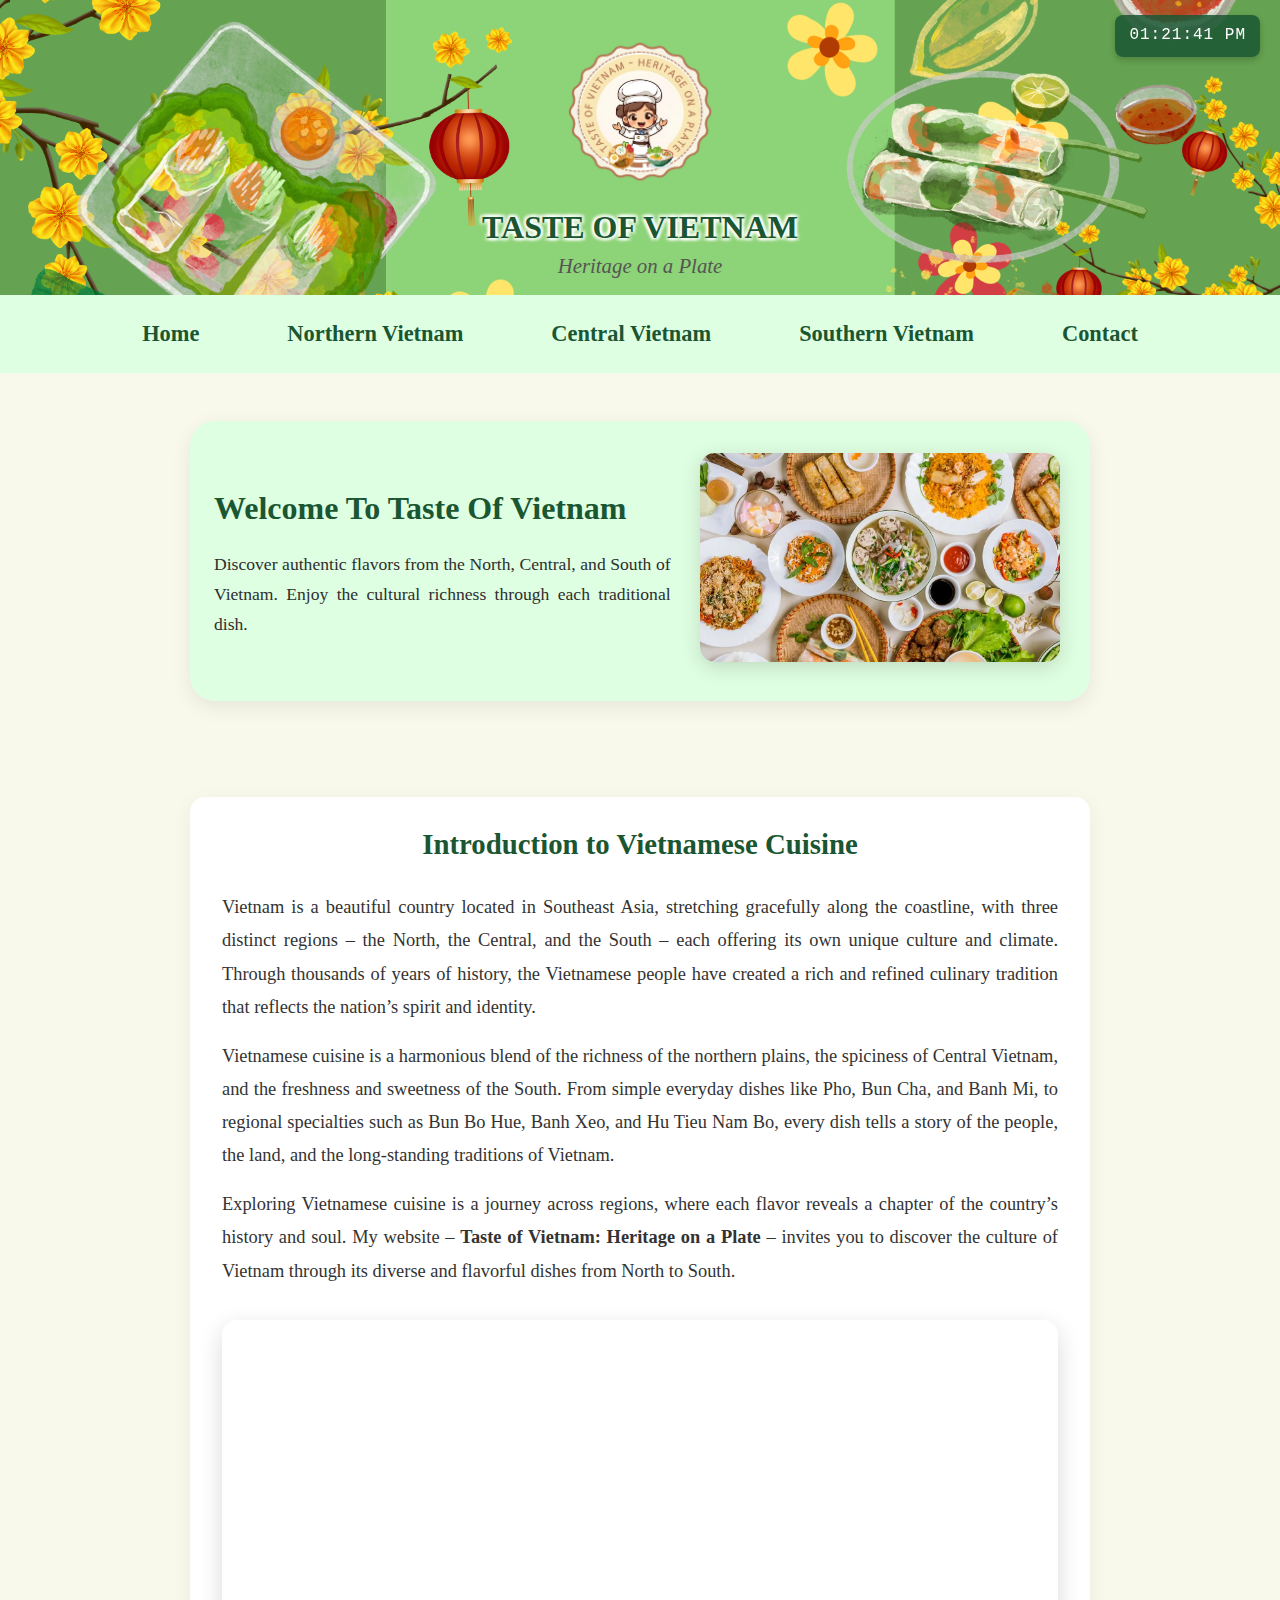
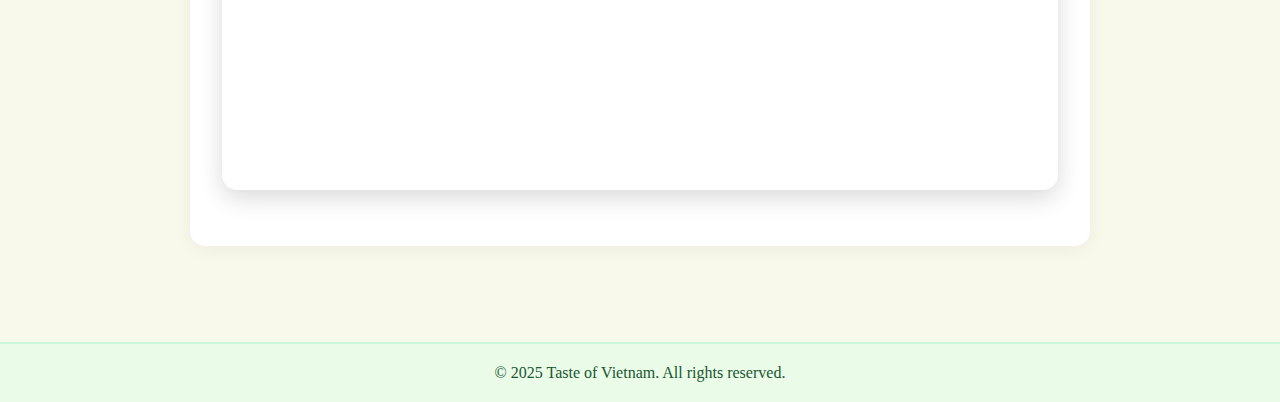
<file: index.html>
<!DOCTYPE html>
<html lang="en">
<head>
  <meta charset="UTF-8" />
  <meta name="viewport" content="width=device-width, initial-scale=1.0">
  <title>Taste of Vietnam – Heritage on a Plate</title>
  <link rel="stylesheet" href="css/style.css">
  

</head>

<body>
  <!-- ===== HEADER ===== -->
  <header class="item1">
    <img class="logo" src="img/Logo1.png" alt="Taste of Vietnam Logo" />
    <h1>TASTE OF VIETNAM</h1>
    <p class="subtitle">Heritage on a Plate</p>
    <div id="clock"></div>

  </header>

  <!-- ===== MENU ===== -->
  <nav class="item2">
    <a href="index.html">Home</a>
    <a href="north.html">Northern Vietnam</a>
    <a href="central.html">Central Vietnam</a>
    <a href="south.html">Southern Vietnam</a>
    <a href="contact.html">Contact</a>

  </nav>

  <script src="js/clock.js"></script>

  <!-- ===== MAIN CONTENT ===== -->
  <main class="item3">
    <section class="hero-green">
      <div class="hero-content">
        <div class="text-box">
          <h1>Welcome To Taste Of Vietnam</h1>
          <p>Discover authentic flavors from the North, Central, and South of Vietnam. 
             Enjoy the cultural richness through each traditional dish.</p>
        </div>
        <div class="image-box">
          <img src="img/Hero1.png" alt="Vietnamese Cuisine" />
        </div>
      </div>
    </section>

    <section class="content-section">
      <h3>Introduction to Vietnamese Cuisine</h3>

      <p>Vietnam is a beautiful country located in Southeast Asia, stretching gracefully along the coastline,
      with three distinct regions – the North, the Central, and the South – each offering its own unique
      culture and climate. Through thousands of years of history, the Vietnamese people have created a rich
      and refined culinary tradition that reflects the nation’s spirit and identity.</p>

      <p>Vietnamese cuisine is a harmonious blend of the richness of the northern plains, the spiciness of
      Central Vietnam, and the freshness and sweetness of the South. From simple everyday dishes like Pho,
      Bun Cha, and Banh Mi, to regional specialties such as Bun Bo Hue, Banh Xeo, and Hu Tieu Nam Bo,
      every dish tells a story of the people, the land, and the long-standing traditions of Vietnam.</p>

      <p>Exploring Vietnamese cuisine is a journey across regions, where each flavor reveals a chapter of the
      country’s history and soul. My website – <strong>Taste of Vietnam: Heritage on a Plate</strong> –
      invites you to discover the culture of Vietnam through its diverse and flavorful dishes from North to South.</p>

      <div class="video-container">
        <iframe src="https://www.youtube.com/embed/obRDCiSwjCs" title="Taste of Vietnam" allowfullscreen></iframe>
      </div>
    </section>
  </main>

  <!-- ===== FOOTER ===== -->
  <footer class="item5">
    &copy; 2025 Taste of Vietnam. All rights reserved.
  </footer>
</body>
</html>
</file>
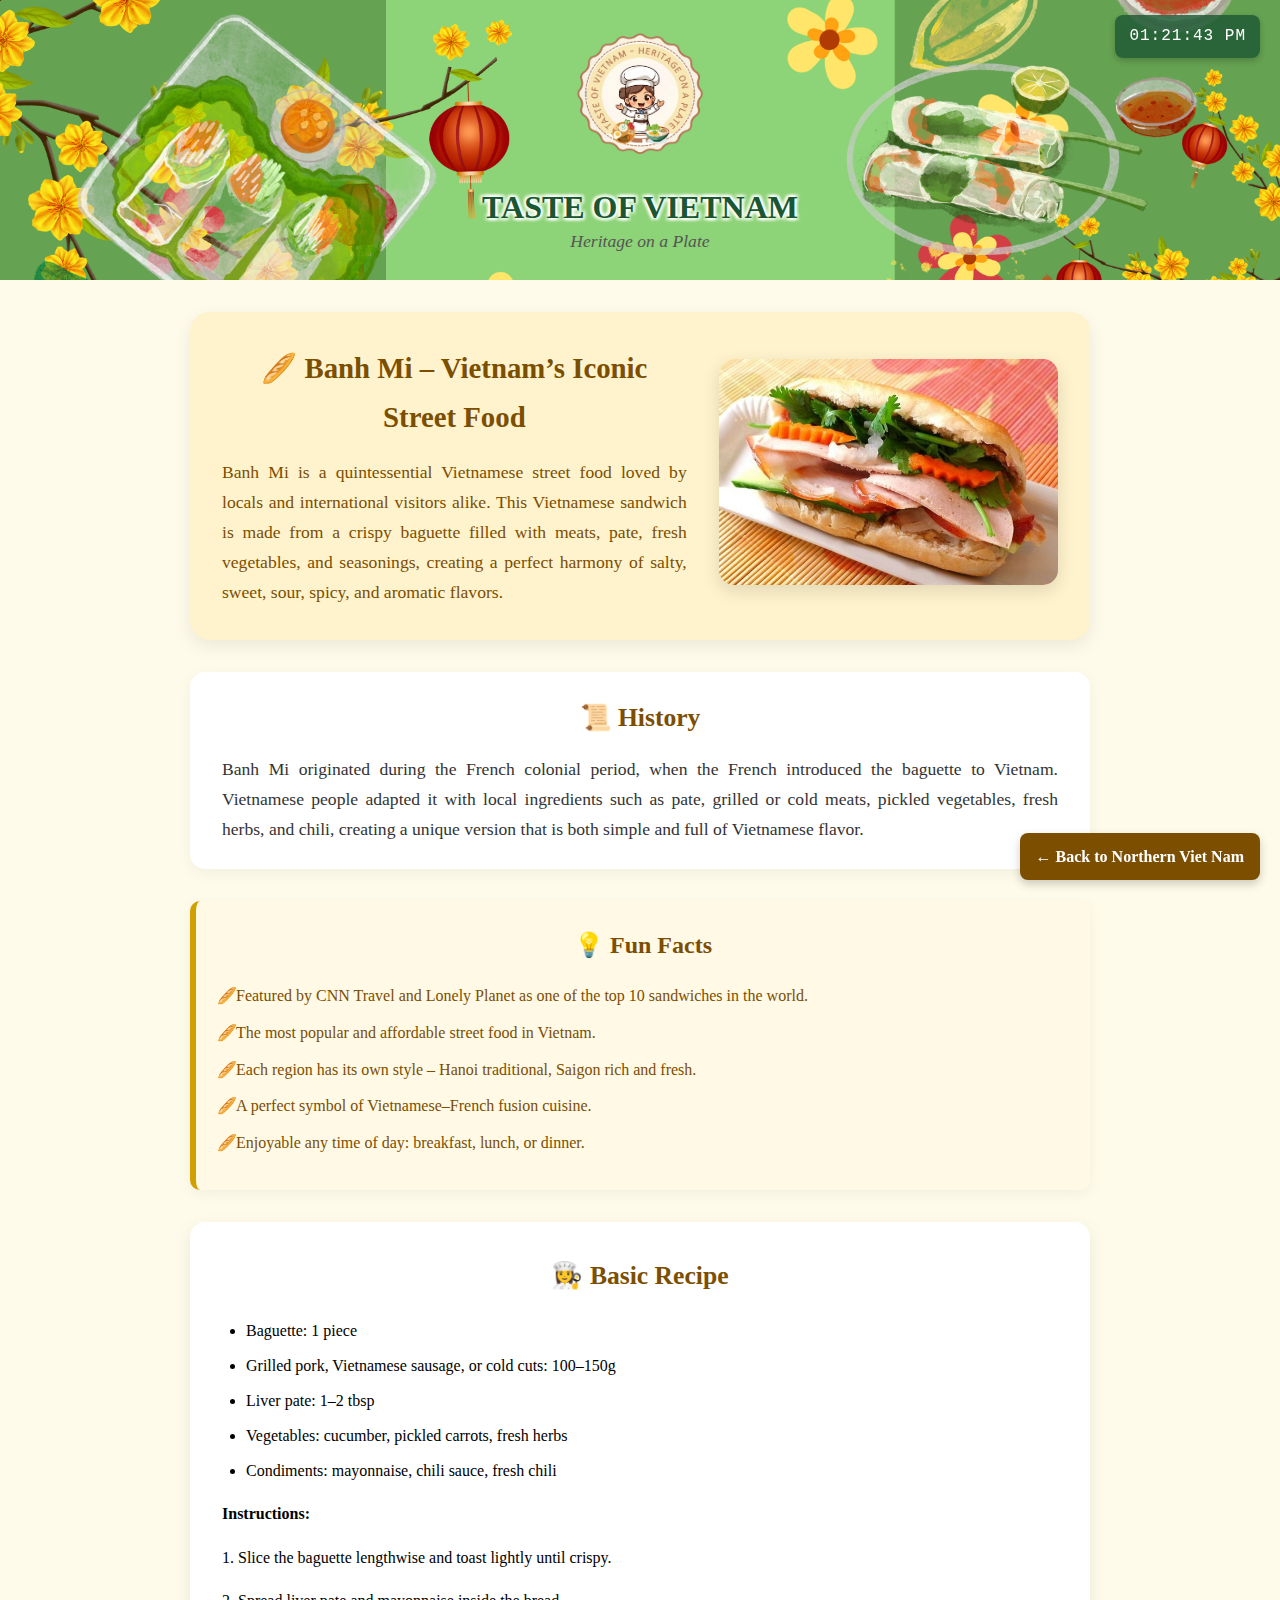
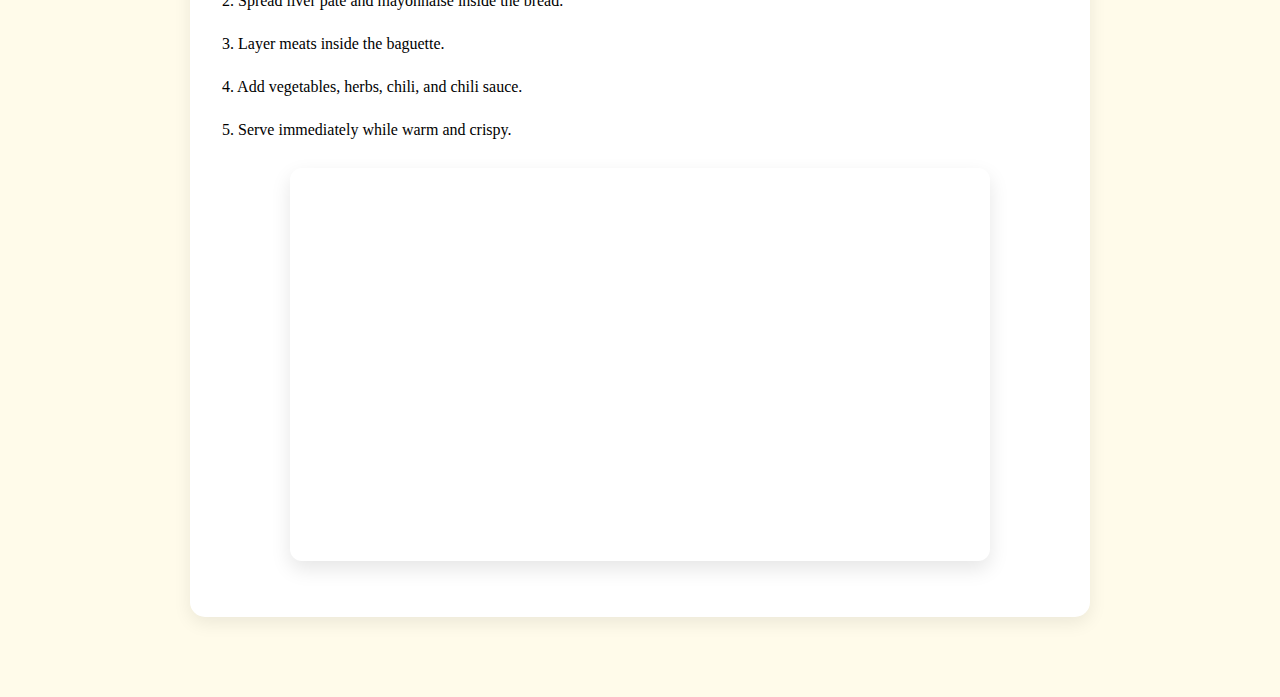
<file: banhmi.html>
<!DOCTYPE html>
<html lang="en">
<head>
  <meta charset="UTF-8" />
  <meta name="viewport" content="width=device-width, initial-scale=1.0" />
  <title>Banh Mi – Vietnam’s Iconic Street Food</title>
  <link rel="stylesheet" href="css/banhmi.css">

</head>

<body>
  <header>
    <img src="img/Logo1.png" alt="Taste of Vietnam Logo" />
    <h1>TASTE OF VIETNAM</h1>
    <p>Heritage on a Plate</p>
    <div id="clock"></div>
  </header>
<script src="js/clock.js"></script>
  <main>
    <!-- GIỚI THIỆU -->
    <section class="intro-box">
      <div class="intro-text">
        <h2>🥖 Banh Mi – Vietnam’s Iconic Street Food</h2>
        <p>
          Banh Mi is a quintessential Vietnamese street food loved by locals and international visitors alike.
          This Vietnamese sandwich is made from a crispy baguette filled with meats, pate, fresh vegetables, and seasonings,
          creating a perfect harmony of salty, sweet, sour, spicy, and aromatic flavors.
        </p>
      </div>
      <div class="intro-img">
        <img src="img/Banhmi.png" alt="Banh Mi Sandwich" />
      </div>
    </section>

    <!-- LỊCH SỬ -->
    <section class="history">
      <h3>📜 History</h3>
      <p>
        Banh Mi originated during the French colonial period, when the French introduced the baguette to Vietnam.
        Vietnamese people adapted it with local ingredients such as pate, grilled or cold meats, pickled vegetables,
        fresh herbs, and chili, creating a unique version that is both simple and full of Vietnamese flavor.
      </p>
    </section>

    <!-- FUN FACTS -->
    <section class="fun-facts">
      <h3>💡 Fun Facts</h3>
      <ul>
        <li>Featured by CNN Travel and Lonely Planet as one of the top 10 sandwiches in the world.</li>
        <li>The most popular and affordable street food in Vietnam.</li>
        <li>Each region has its own style – Hanoi traditional, Saigon rich and fresh.</li>
        <li>A perfect symbol of Vietnamese–French fusion cuisine.</li>
        <li>Enjoyable any time of day: breakfast, lunch, or dinner.</li>
      </ul>
    </section>

    <!-- CÔNG THỨC -->
    <section class="recipe">
      <h3>👩‍🍳 Basic Recipe</h3>
      <ul>
        <li>Baguette: 1 piece</li>
        <li>Grilled pork, Vietnamese sausage, or cold cuts: 100–150g</li>
        <li>Liver pate: 1–2 tbsp</li>
        <li>Vegetables: cucumber, pickled carrots, fresh herbs</li>
        <li>Condiments: mayonnaise, chili sauce, fresh chili</li>
      </ul>
      <p><strong>Instructions:</strong></p>
      <p>1. Slice the baguette lengthwise and toast lightly until crispy.</p>
      <p>2. Spread liver pate and mayonnaise inside the bread.</p>
      <p>3. Layer meats inside the baguette.</p>
      <p>4. Add vegetables, herbs, chili, and chili sauce.</p>
      <p>5. Serve immediately while warm and crispy.</p>

      <div class="video-container">
        <iframe src="https://www.youtube.com/embed/C32pyQuc20Y" title="How to Make Banh Mi" allowfullscreen></iframe>
      </div>
    </section>
  </main>

  <a href="north.html" class="back-btn">← Back to Northern Viet Nam</a>
</body>
</html>
</file>
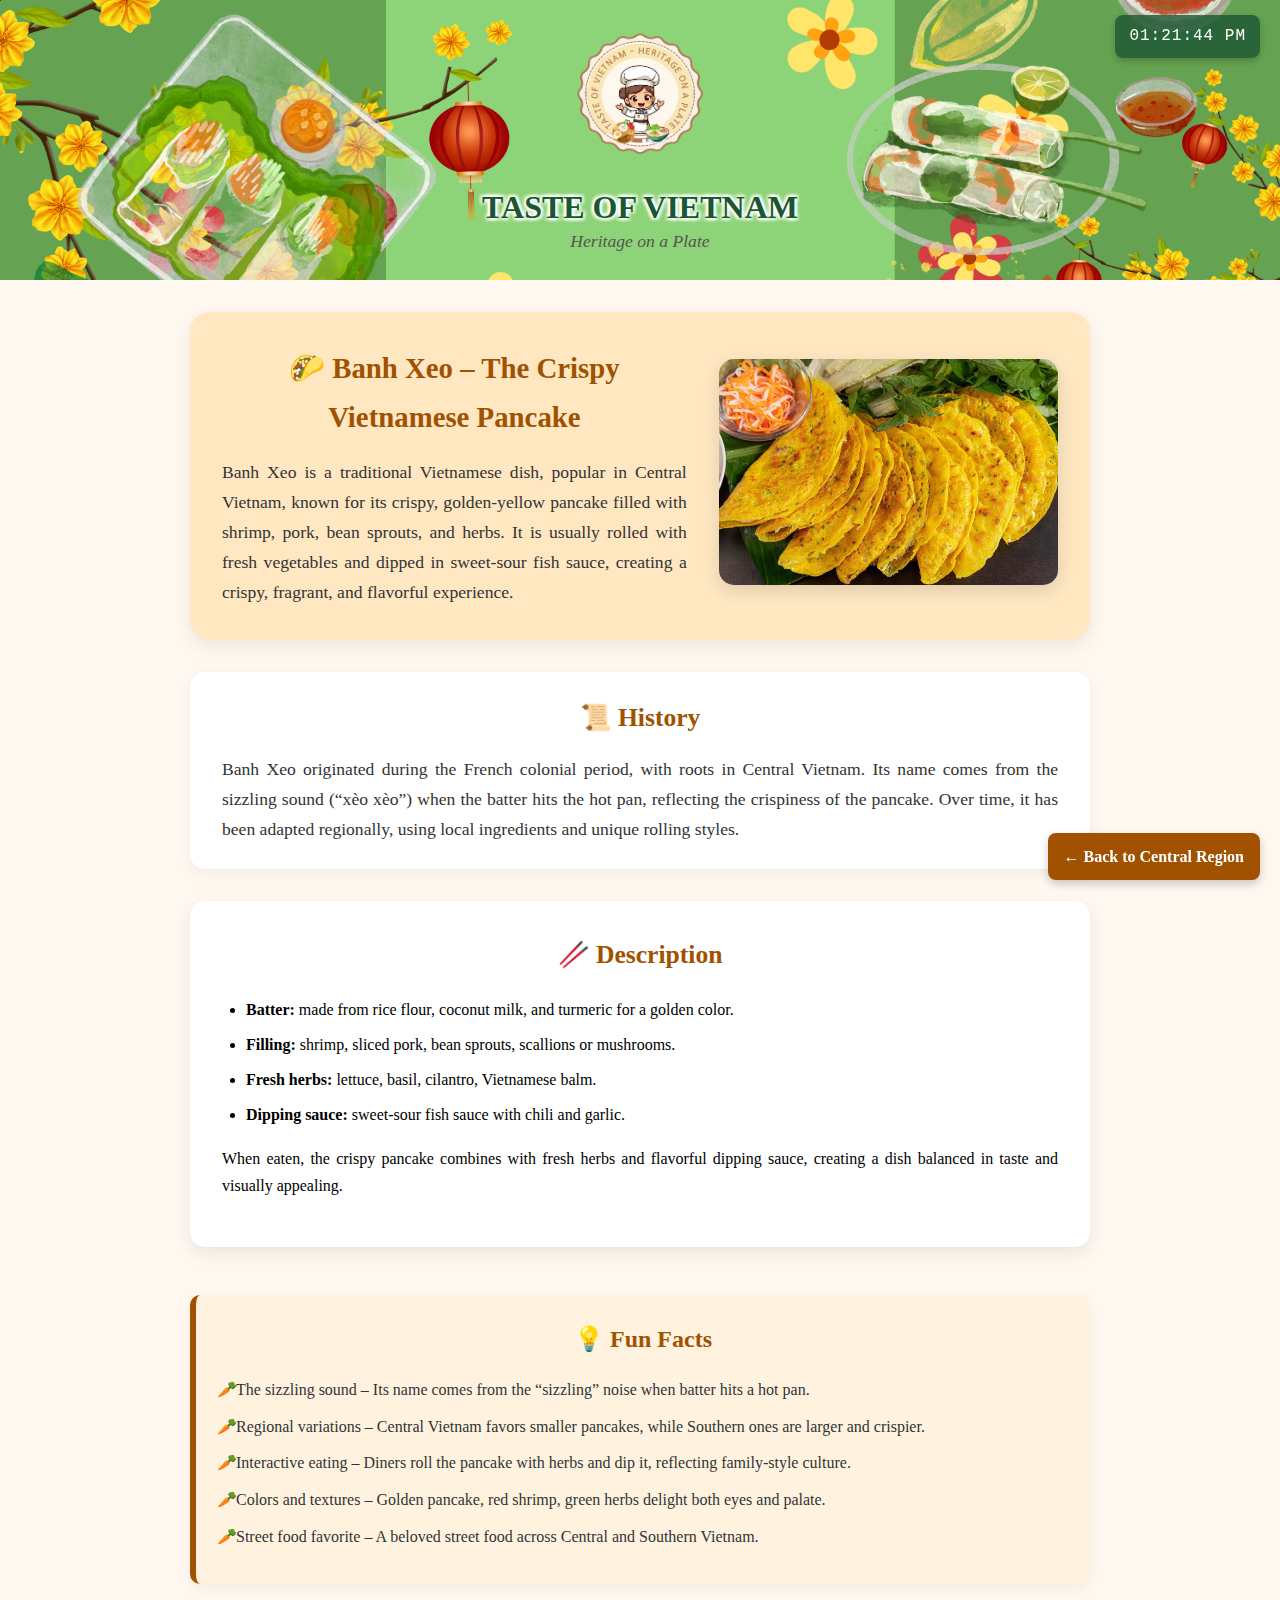
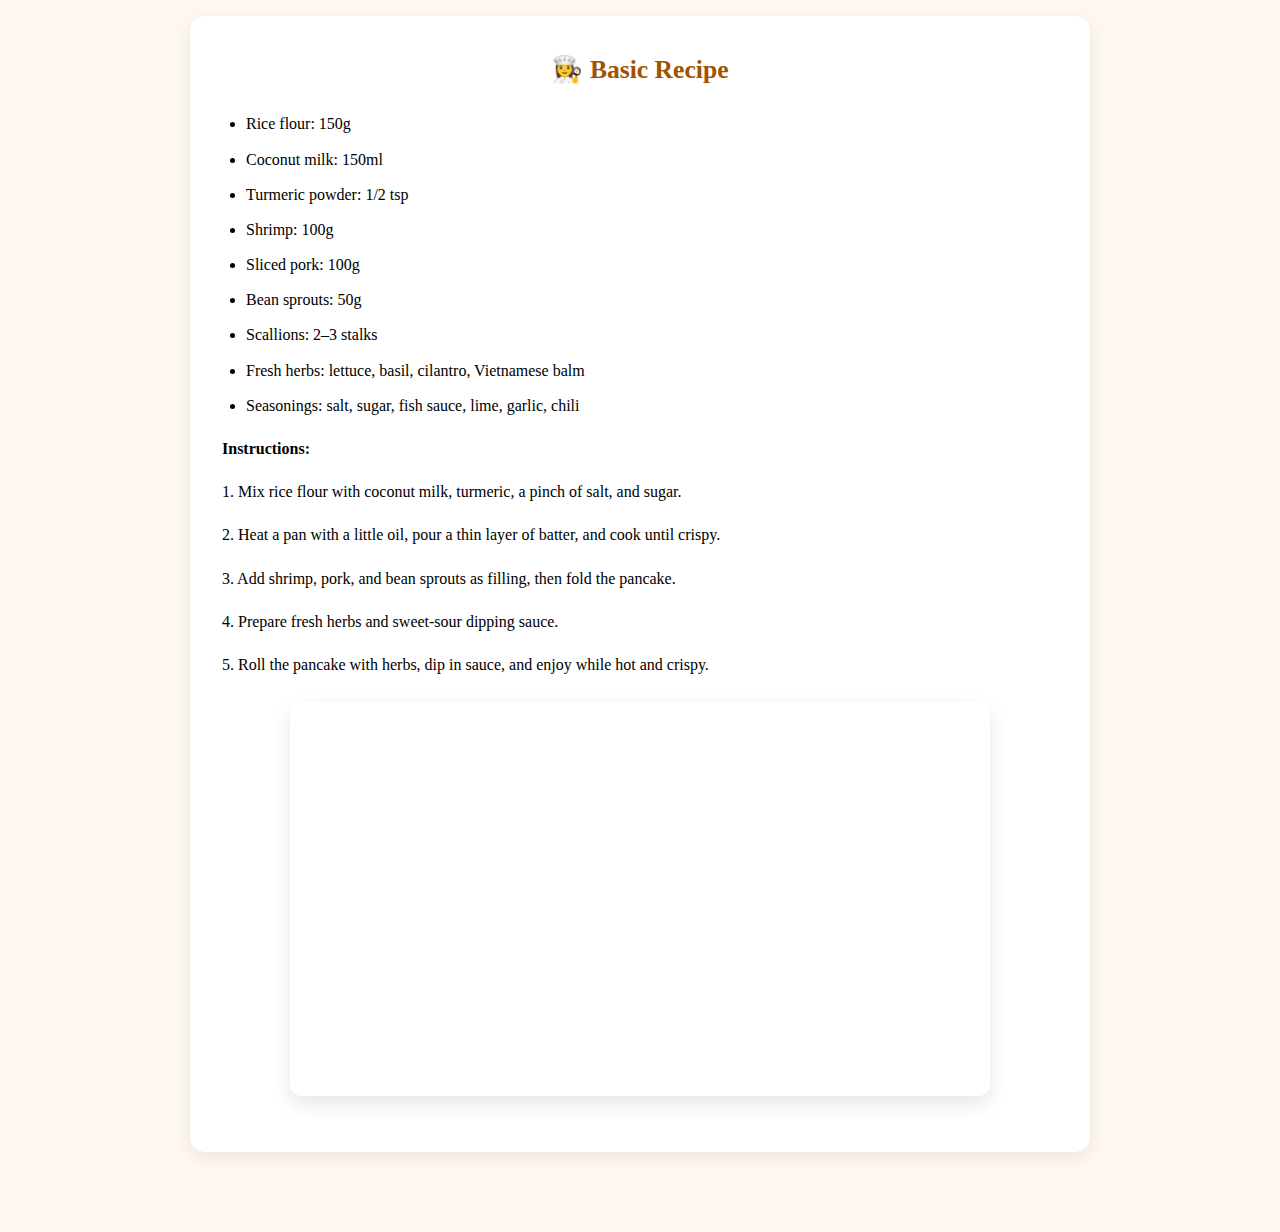
<file: banhxeo.html>
<!DOCTYPE html>
<html lang="en">
<head>
  <meta charset="UTF-8" />
  <meta name="viewport" content="width=device-width, initial-scale=1.0" />
  <title>Banh Xeo – The Crispy Vietnamese Pancake</title>
  <link rel="stylesheet" href="css/banhxeo.css">

</head>

<body>
  <header>
    <img src="img/Logo1.png" alt="Taste of Vietnam Logo" />
    <h1>TASTE OF VIETNAM</h1>
    <p>Heritage on a Plate</p>
    <div id="clock"></div>
  </header>
<script src="js/clock.js"></script>
  <main>
    <!-- INTRO -->
    <section class="intro-box">
      <div class="intro-text">
        <h2>🌮 Banh Xeo – The Crispy Vietnamese Pancake</h2>
        <p>
          Banh Xeo is a traditional Vietnamese dish, popular in Central Vietnam, known for its crispy, 
          golden-yellow pancake filled with shrimp, pork, bean sprouts, and herbs. It is usually rolled 
          with fresh vegetables and dipped in sweet-sour fish sauce, creating a crispy, fragrant, and flavorful experience.
        </p>
      </div>
      <div class="intro-img">
        <img src="img/BanhXeo.png" alt="Banh Xeo Pancake" />
      </div>
    </section>

    <!-- HISTORY -->
    <section class="history">
      <h3>📜 History</h3>
      <p>
        Banh Xeo originated during the French colonial period, with roots in Central Vietnam. Its name comes from 
        the sizzling sound (“xèo xèo”) when the batter hits the hot pan, reflecting the crispiness of the pancake. 
        Over time, it has been adapted regionally, using local ingredients and unique rolling styles.
      </p>
    </section>

    <!-- DESCRIPTION -->
    <section class="recipe">
      <h3>🥢 Description</h3>
      <ul>
        <li><b>Batter:</b> made from rice flour, coconut milk, and turmeric for a golden color.</li>
        <li><b>Filling:</b> shrimp, sliced pork, bean sprouts, scallions or mushrooms.</li>
        <li><b>Fresh herbs:</b> lettuce, basil, cilantro, Vietnamese balm.</li>
        <li><b>Dipping sauce:</b> sweet-sour fish sauce with chili and garlic.</li>
      </ul>
      <p>When eaten, the crispy pancake combines with fresh herbs and flavorful dipping sauce, 
        creating a dish balanced in taste and visually appealing.</p>
    </section>

    <!-- FUN FACTS -->
    <section class="fun-facts">
      <h3>💡 Fun Facts</h3>
      <ul>
        <li>The sizzling sound – Its name comes from the “sizzling” noise when batter hits a hot pan.</li>
        <li>Regional variations – Central Vietnam favors smaller pancakes, while Southern ones are larger and crispier.</li>
        <li>Interactive eating – Diners roll the pancake with herbs and dip it, reflecting family-style culture.</li>
        <li>Colors and textures – Golden pancake, red shrimp, green herbs delight both eyes and palate.</li>
        <li>Street food favorite – A beloved street food across Central and Southern Vietnam.</li>
      </ul>
    </section>

    <!-- RECIPE -->
    <section class="recipe">
      <h3>👩‍🍳 Basic Recipe</h3>
      <ul>
        <li>Rice flour: 150g</li>
        <li>Coconut milk: 150ml</li>
        <li>Turmeric powder: 1/2 tsp</li>
        <li>Shrimp: 100g</li>
        <li>Sliced pork: 100g</li>
        <li>Bean sprouts: 50g</li>
        <li>Scallions: 2–3 stalks</li>
        <li>Fresh herbs: lettuce, basil, cilantro, Vietnamese balm</li>
        <li>Seasonings: salt, sugar, fish sauce, lime, garlic, chili</li>
      </ul>

      <p><strong>Instructions:</strong></p>
      <p>1. Mix rice flour with coconut milk, turmeric, a pinch of salt, and sugar.</p>
      <p>2. Heat a pan with a little oil, pour a thin layer of batter, and cook until crispy.</p>
      <p>3. Add shrimp, pork, and bean sprouts as filling, then fold the pancake.</p>
      <p>4. Prepare fresh herbs and sweet-sour dipping sauce.</p>
      <p>5. Roll the pancake with herbs, dip in sauce, and enjoy while hot and crispy.</p>

      <div class="video-container">
        <iframe src="https://www.youtube.com/embed/V8dhQQYvWR0" title="How to Make Banh Xeo" allowfullscreen></iframe>
      </div>
    </section>
  </main>

  <a href="central.html" class="back-btn">← Back to Central Region</a>
</body>
</html>
</file>
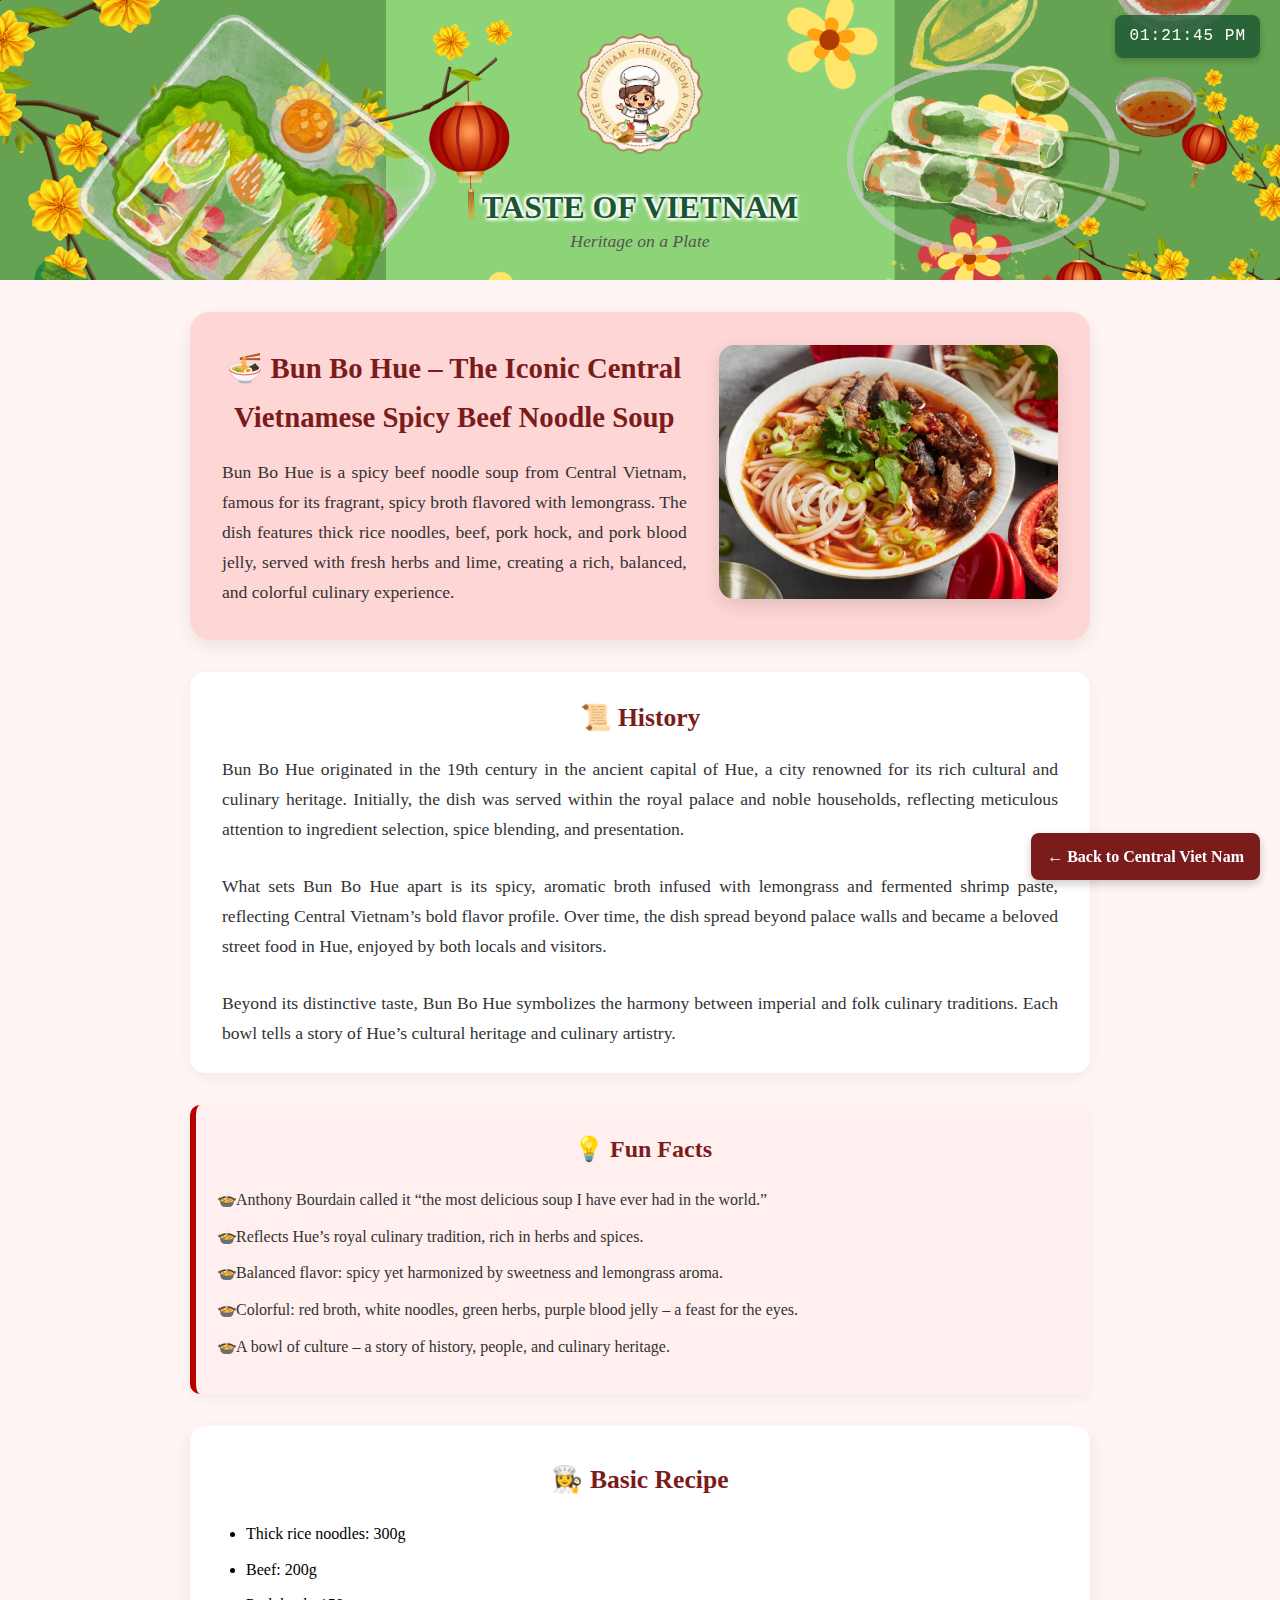
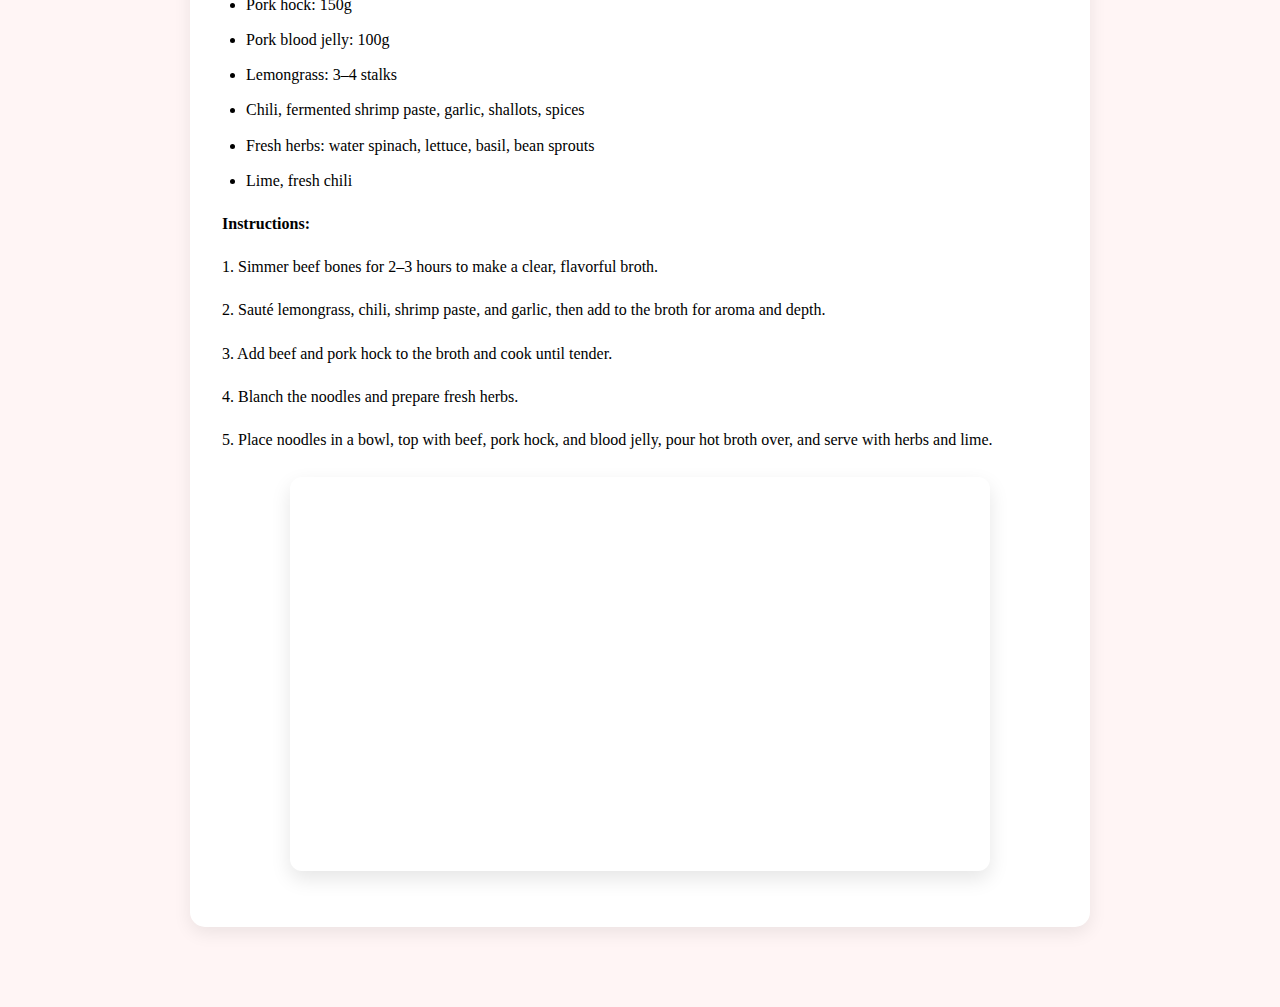
<file: bunbohue.html>
<!DOCTYPE html>
<html lang="en">
<head>
  <meta charset="UTF-8" />
  <meta name="viewport" content="width=device-width, initial-scale=1.0" />
  <title>Bun Bo Hue – The Iconic Central Vietnamese Spicy Beef Noodle Soup</title>
  <link rel="stylesheet" href="css/bunbohue.css">

</head>

<body>
  <header>
    <img src="img/Logo1.png" alt="Taste of Vietnam Logo" />
    <h1>TASTE OF VIETNAM</h1>
    <p>Heritage on a Plate</p>
    <div id="clock"></div>
  </header>
<script src="js/clock.js"></script>
  <main>
    <!-- GIỚI THIỆU -->
    <section class="intro-box">
      <div class="intro-text">
        <h2>🍜 Bun Bo Hue – The Iconic Central Vietnamese Spicy Beef Noodle Soup</h2>
        <p>
          Bun Bo Hue is a spicy beef noodle soup from Central Vietnam, famous for its fragrant, spicy broth flavored with lemongrass.
          The dish features thick rice noodles, beef, pork hock, and pork blood jelly, served with fresh herbs and lime,
          creating a rich, balanced, and colorful culinary experience.
        </p>
      </div>
      <div class="intro-img">
        <img src="img/BunBoHue.png" alt="Bun Bo Hue Dish" />
      </div>
    </section>

    <!-- LỊCH SỬ -->
    <section class="history">
      <h3>📜 History</h3>
      <p>
        Bun Bo Hue originated in the 19th century in the ancient capital of Hue, a city renowned for its rich cultural and culinary heritage.
        Initially, the dish was served within the royal palace and noble households, reflecting meticulous attention to ingredient selection,
        spice blending, and presentation.
      </p>
      <br>
      <p>
        What sets Bun Bo Hue apart is its spicy, aromatic broth infused with lemongrass and fermented shrimp paste,
        reflecting Central Vietnam’s bold flavor profile. Over time, the dish spread beyond palace walls and became a beloved street food in Hue,
        enjoyed by both locals and visitors.
      </p>
      <br>
      <p>
        Beyond its distinctive taste, Bun Bo Hue symbolizes the harmony between imperial and folk culinary traditions.
        Each bowl tells a story of Hue’s cultural heritage and culinary artistry.
      </p>
    </section>

    <!-- FUN FACTS -->
    <section class="fun-facts">
      <h3>💡 Fun Facts</h3>
      <ul>
        <li>Anthony Bourdain called it “the most delicious soup I have ever had in the world.”</li>
        <li>Reflects Hue’s royal culinary tradition, rich in herbs and spices.</li>
        <li>Balanced flavor: spicy yet harmonized by sweetness and lemongrass aroma.</li>
        <li>Colorful: red broth, white noodles, green herbs, purple blood jelly – a feast for the eyes.</li>
        <li>A bowl of culture – a story of history, people, and culinary heritage.</li>
      </ul>
    </section>

    <!-- CÔNG THỨC -->
    <section class="recipe">
      <h3>👩‍🍳 Basic Recipe</h3>
      <ul>
        <li>Thick rice noodles: 300g</li>
        <li>Beef: 200g</li>
        <li>Pork hock: 150g</li>
        <li>Pork blood jelly: 100g</li>
        <li>Lemongrass: 3–4 stalks</li>
        <li>Chili, fermented shrimp paste, garlic, shallots, spices</li>
        <li>Fresh herbs: water spinach, lettuce, basil, bean sprouts</li>
        <li>Lime, fresh chili</li>
      </ul>
      <p><strong>Instructions:</strong></p>
      <p>1. Simmer beef bones for 2–3 hours to make a clear, flavorful broth.</p>
      <p>2. Sauté lemongrass, chili, shrimp paste, and garlic, then add to the broth for aroma and depth.</p>
      <p>3. Add beef and pork hock to the broth and cook until tender.</p>
      <p>4. Blanch the noodles and prepare fresh herbs.</p>
      <p>5. Place noodles in a bowl, top with beef, pork hock, and blood jelly, pour hot broth over, and serve with herbs and lime.</p>

      <div class="video-container">
        <iframe src="https://www.youtube.com/embed/wiL2WxypS2s" title="How to Make Bun Bo Hue" allowfullscreen></iframe>
      </div>
    </section>
  </main>

  <a href="central.html" class="back-btn">← Back to Central Viet Nam</a>
</body>
</html>
</file>
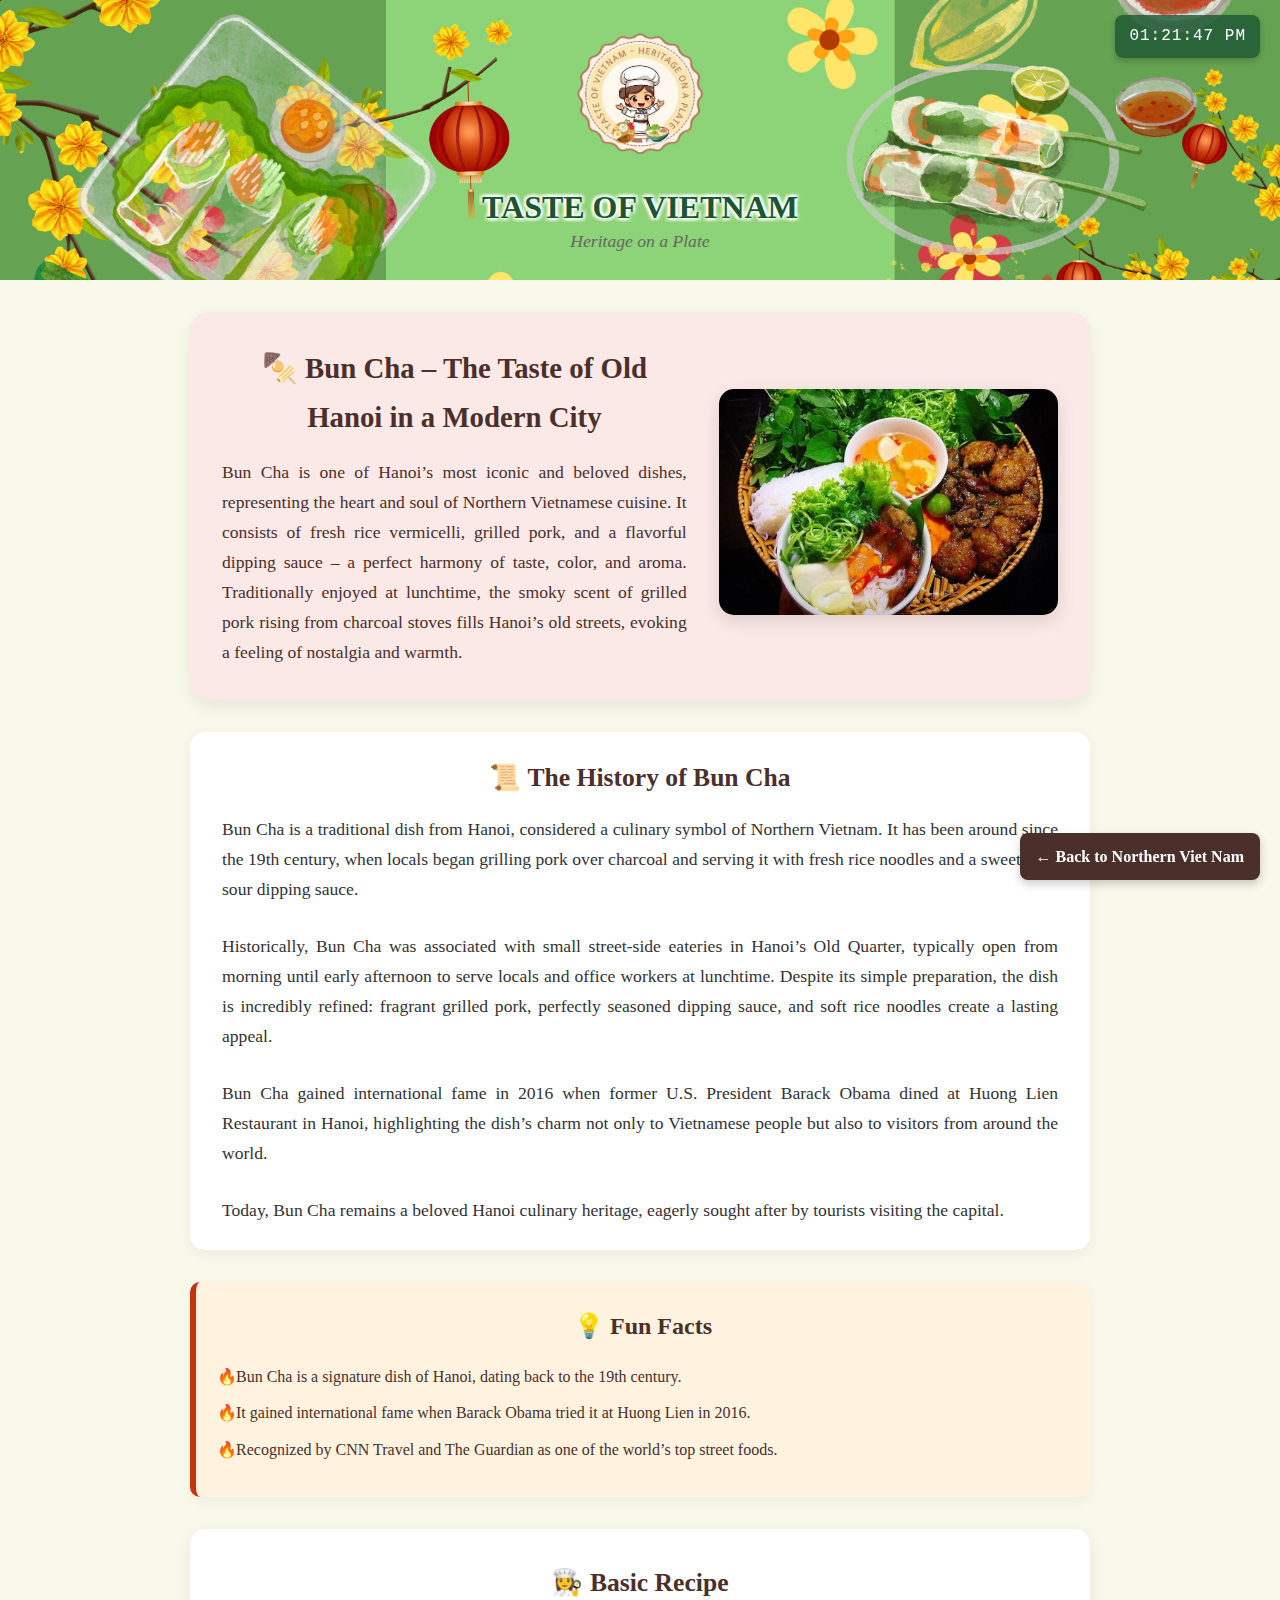
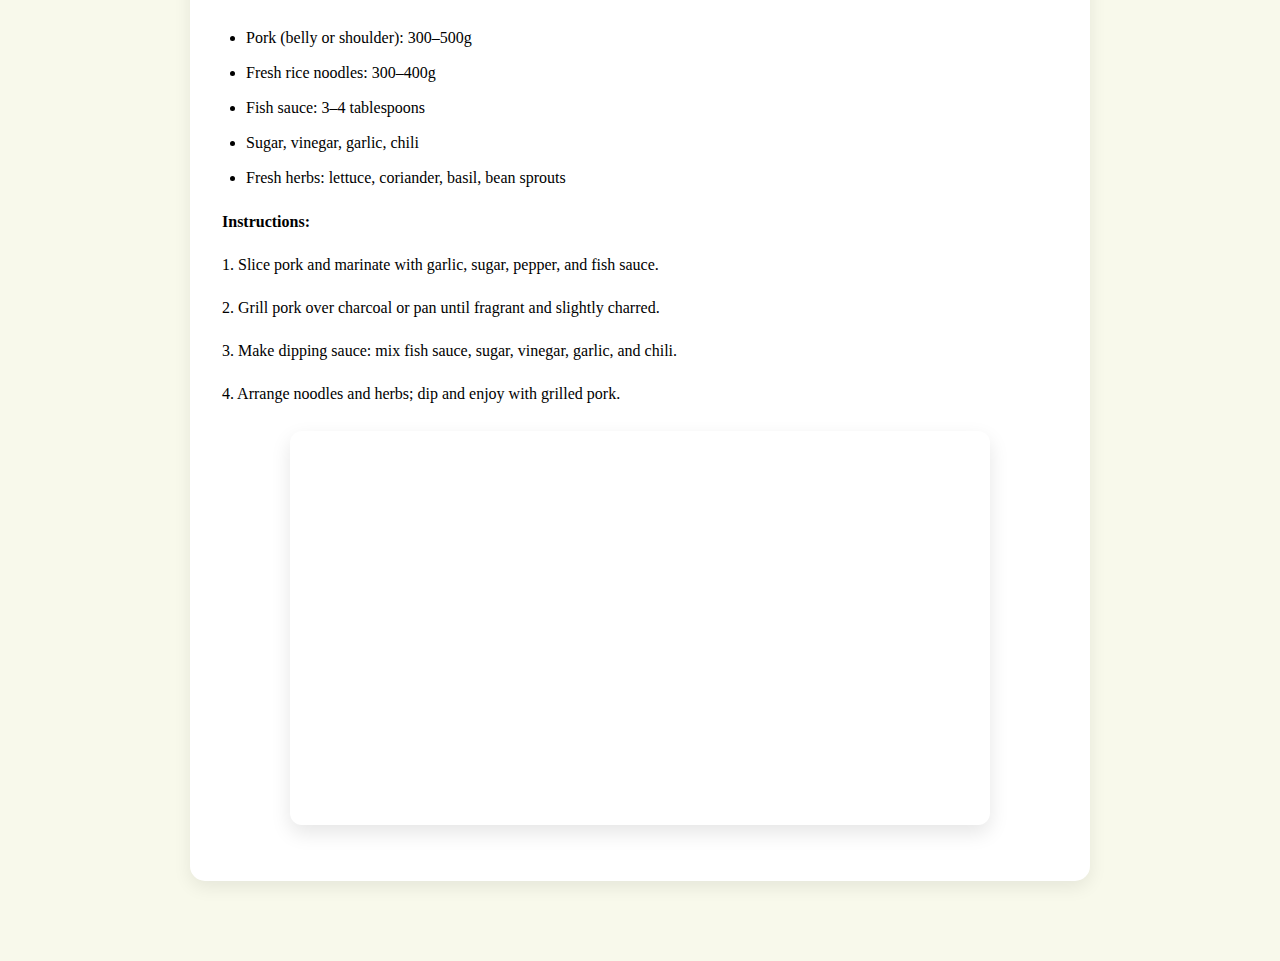
<file: buncha.html>
<!DOCTYPE html>
<html lang="en">

<head>
  <meta charset="UTF-8" />
  <meta name="viewport" content="width=device-width, initial-scale=1.0" />
  <title>Bun Cha – The Taste of Old Hanoi in a Modern City</title>
  <link rel="stylesheet" href="css/buncha.css">
</head>

<body>
  <header>
    <img src="img/Logo1.png" alt="Taste of Vietnam Logo" />
    <h1>TASTE OF VIETNAM</h1>
    <p>Heritage on a Plate</p>
    <div id="clock"></div>
  </header>
  <script src="js/clock.js"></script>
  <main>
    <!-- GIỚI THIỆU -->
    <section class="intro-box">
      <div class="intro-text">
        <h2>🍢 Bun Cha – The Taste of Old Hanoi in a Modern City</h2>
        <p>
          Bun Cha is one of Hanoi’s most iconic and beloved dishes, representing the heart and soul of Northern
          Vietnamese cuisine.
          It consists of fresh rice vermicelli, grilled pork, and a flavorful dipping sauce – a perfect harmony of
          taste, color, and aroma.
          Traditionally enjoyed at lunchtime, the smoky scent of grilled pork rising from charcoal stoves fills Hanoi’s
          old streets, evoking a feeling of nostalgia and warmth.
        </p>
      </div>
      <div class="intro-img">
        <img src="img/BunCha.png" alt="Bun Cha Dish" />
      </div>
    </section>

    <!-- LỊCH SỬ -->
    <section class="history">
      <h3>📜 The History of Bun Cha</h3>
      <p>
        Bun Cha is a traditional dish from Hanoi, considered a culinary symbol of Northern Vietnam. It has been around
        since the 19th century, when locals began grilling pork over charcoal and serving it with fresh rice noodles and
        a sweet-and-sour dipping sauce.</p>
      <br>
      <p>Historically, Bun Cha was associated with small street-side eateries in Hanoi’s Old Quarter, typically open
        from morning until early afternoon to serve locals and office workers at lunchtime. Despite its simple
        preparation, the dish is incredibly refined: fragrant grilled pork, perfectly seasoned dipping sauce, and soft
        rice noodles create a lasting appeal.</p>
      <br>
      <p>Bun Cha gained international fame in 2016 when former U.S. President Barack Obama dined at Huong Lien
        Restaurant in Hanoi, highlighting the dish’s charm not only to Vietnamese people but also to visitors from
        around the world.</p>
      <br>
      <p>
        Today, Bun Cha remains a beloved Hanoi culinary heritage, eagerly sought after by tourists visiting the capital.
      </p>
    </section>

    <!-- FUN FACTS -->
    <section class="fun-facts">
      <h3>💡 Fun Facts</h3>
      <ul>
        <li>Bun Cha is a signature dish of Hanoi, dating back to the 19th century.</li>
        <li>It gained international fame when Barack Obama tried it at Huong Lien in 2016.</li>
        <li>Recognized by CNN Travel and The Guardian as one of the world’s top street foods.</li>
      </ul>
    </section>

    <!-- CÔNG THỨC -->
    <section class="recipe">
      <h3>👩‍🍳 Basic Recipe</h3>
      <ul>
        <li>Pork (belly or shoulder): 300–500g</li>
        <li>Fresh rice noodles: 300–400g</li>
        <li>Fish sauce: 3–4 tablespoons</li>
        <li>Sugar, vinegar, garlic, chili</li>
        <li>Fresh herbs: lettuce, coriander, basil, bean sprouts</li>
      </ul>
      <p><strong>Instructions:</strong></p>
      <p>1. Slice pork and marinate with garlic, sugar, pepper, and fish sauce.</p>
      <p>2. Grill pork over charcoal or pan until fragrant and slightly charred.</p>
      <p>3. Make dipping sauce: mix fish sauce, sugar, vinegar, garlic, and chili.</p>
      <p>4. Arrange noodles and herbs; dip and enjoy with grilled pork.</p>

      <div class="video-container">
        <iframe src="https://www.youtube.com/embed/4MpMXIN79GA" title="How to Make Bun Cha" allowfullscreen></iframe>
      </div>
    </section>
  </main>

  <a href="north.html" class="back-btn">← Back to Northern Viet Nam</a>
</body>

</html>
</file>
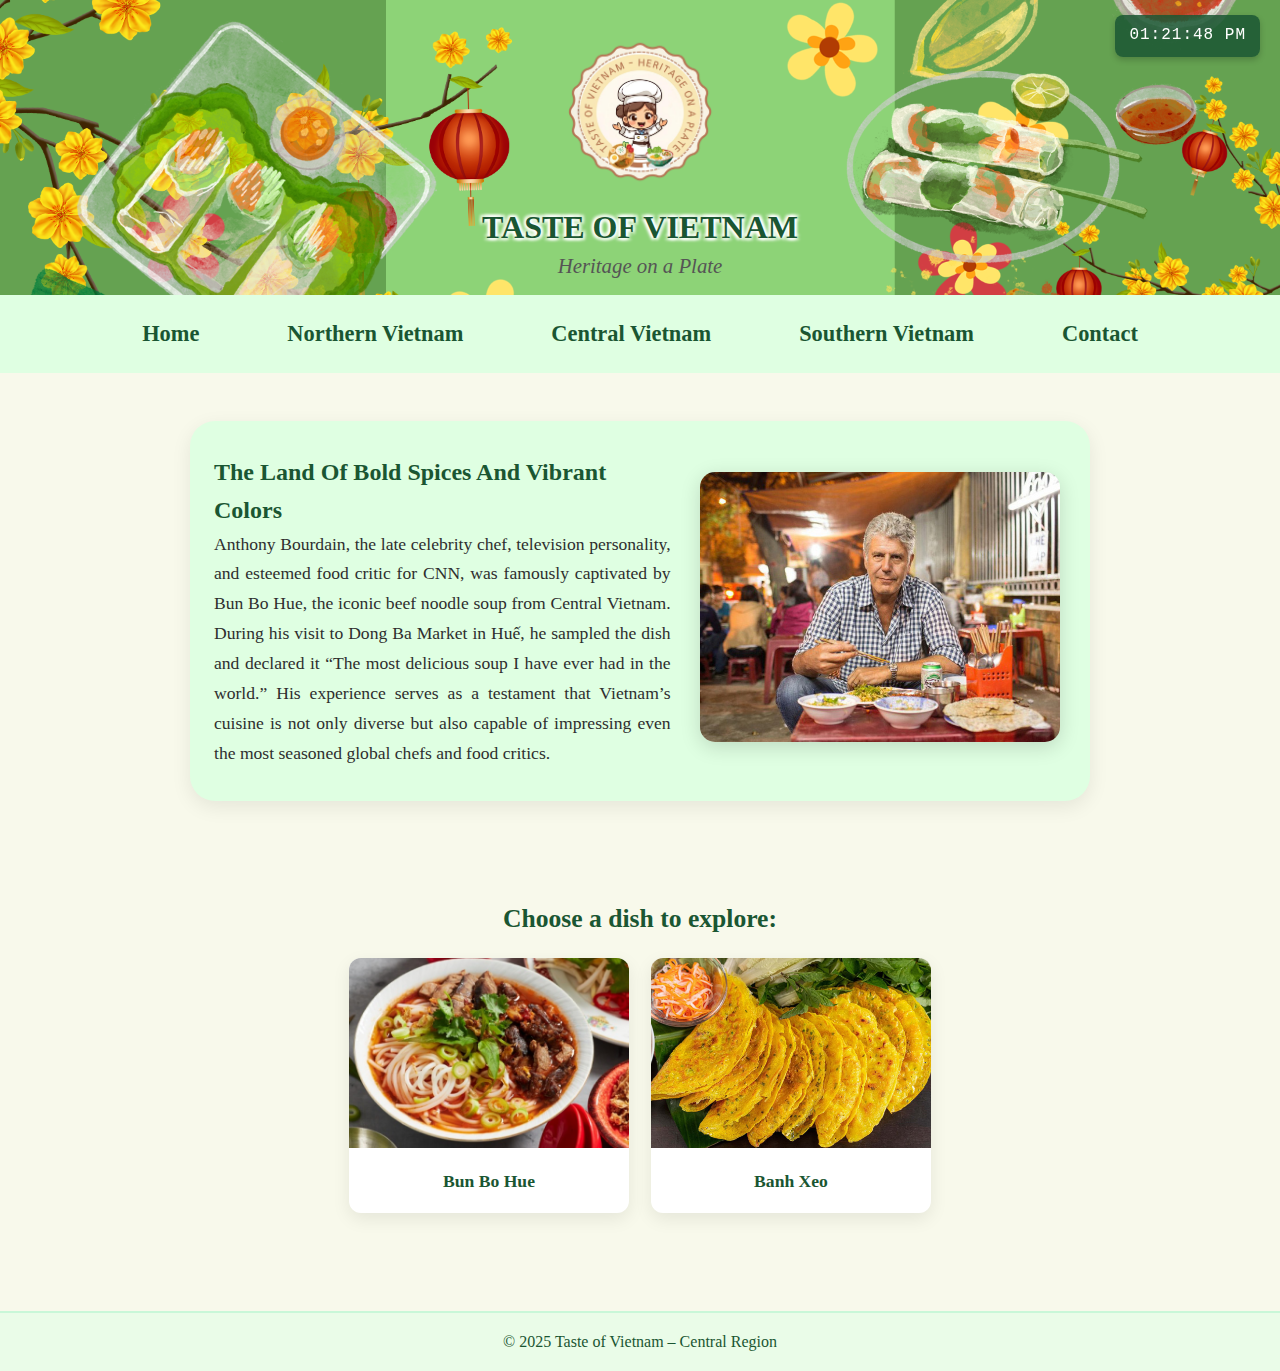
<file: central.html>
<!DOCTYPE html>
<html lang="en">
<head>
  <meta charset="utf-8" />
  <meta name="viewport" content="width=device-width,initial-scale=1" />
  <title>Taste of Vietnam – Central Region</title>
   <link rel="stylesheet" href="css/central.css">
</head>
<body>

  <header class="item1">
    <img class="logo" src="img/Logo1.png" alt="Logo Taste of Vietnam">
    <h1>TASTE OF VIETNAM</h1>
    <div class="subtitle">Heritage on a Plate</div>
    <div id="clock"></div>
  </header>

  <nav class="item2">
    <a href="index.html">Home</a>
    <a href="north.html">Northern Vietnam</a>
    <a href="central.html">Central Vietnam</a>
    <a href="south.html">Southern Vietnam</a>
    <a href="contact.html">Contact</a>
  </nav>
<script src="js/clock.js"></script>
  <main class="item3">
    <section class="hero-green">
    <div class="hero-content">
      <div class="text-box">
        <h2>The Land Of Bold Spices And Vibrant Colors</h2>
        <p>
          Anthony Bourdain, the late celebrity chef, television personality, and esteemed food critic for CNN, 
          was famously captivated by Bun Bo Hue, the iconic beef noodle soup from Central Vietnam. 
          During his visit to Dong Ba Market in Huế, he sampled the dish and declared it 
          “The most delicious soup I have ever had in the world.” 
          His experience serves as a testament that Vietnam’s cuisine is not only diverse 
          but also capable of impressing even the most seasoned global chefs and food critics.
        </p>
      </div>

      <div class="image-box">
        <img src="img/Anthony.png" alt="Anthony eating Bun Bo Hue">
      </div>
    </div>
    </section>
  

  <section class="dishes item4">
    <h3>Choose a dish to explore:</h3>
    <div class="dish-grid">
      <div class="dish-card" onclick="location.href='bunbohue.html'">
        <img src="img/BunBoHue.png" alt="Bun Bo Hue">
        <h4>Bun Bo Hue</h4>
      </div>

      <div class="dish-card" onclick="location.href='banhxeo.html'">
        <img src="img/BanhXeo.png" alt="Banh Xeo">
        <h4>Banh Xeo</h4>
      </div>
    </div>
  </section>
</main>
  <footer class="item5">
    &copy; 2025 Taste of Vietnam – Central Region
  </footer>

</body>
</html>
</file>
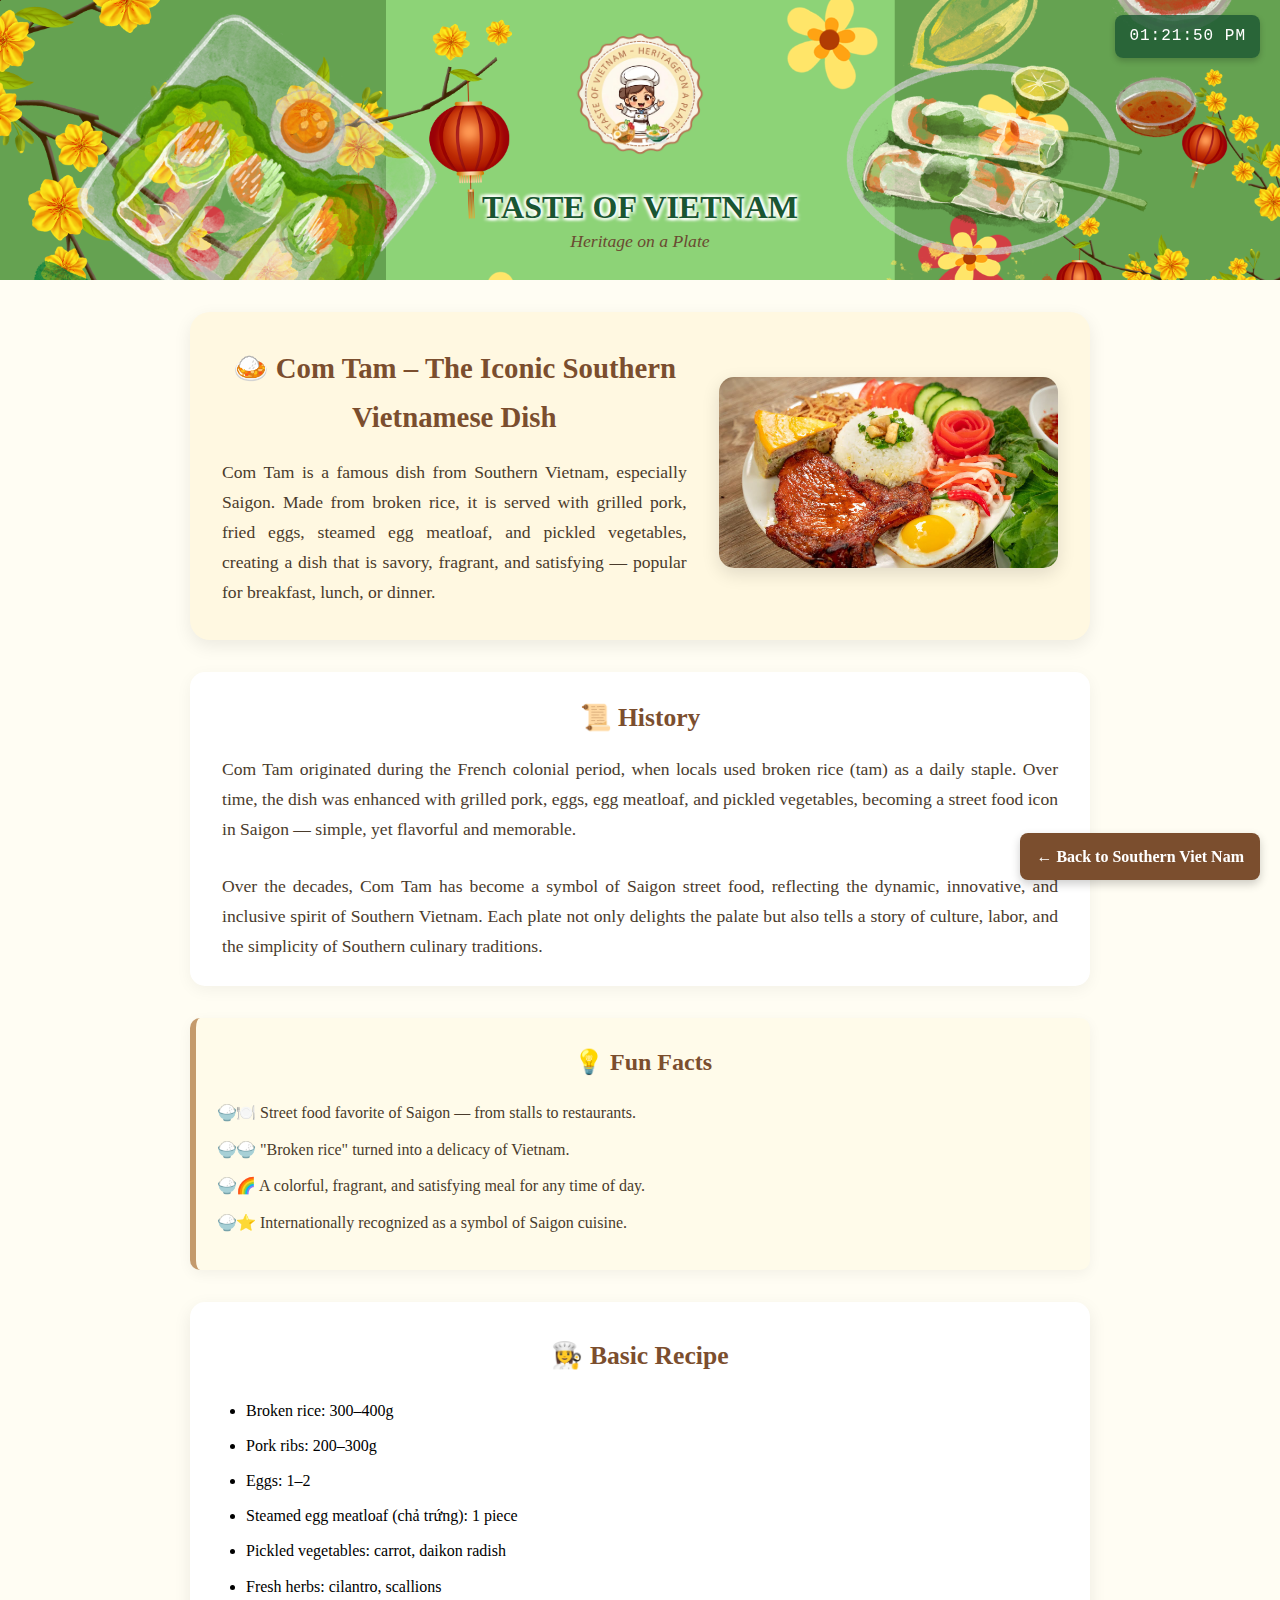
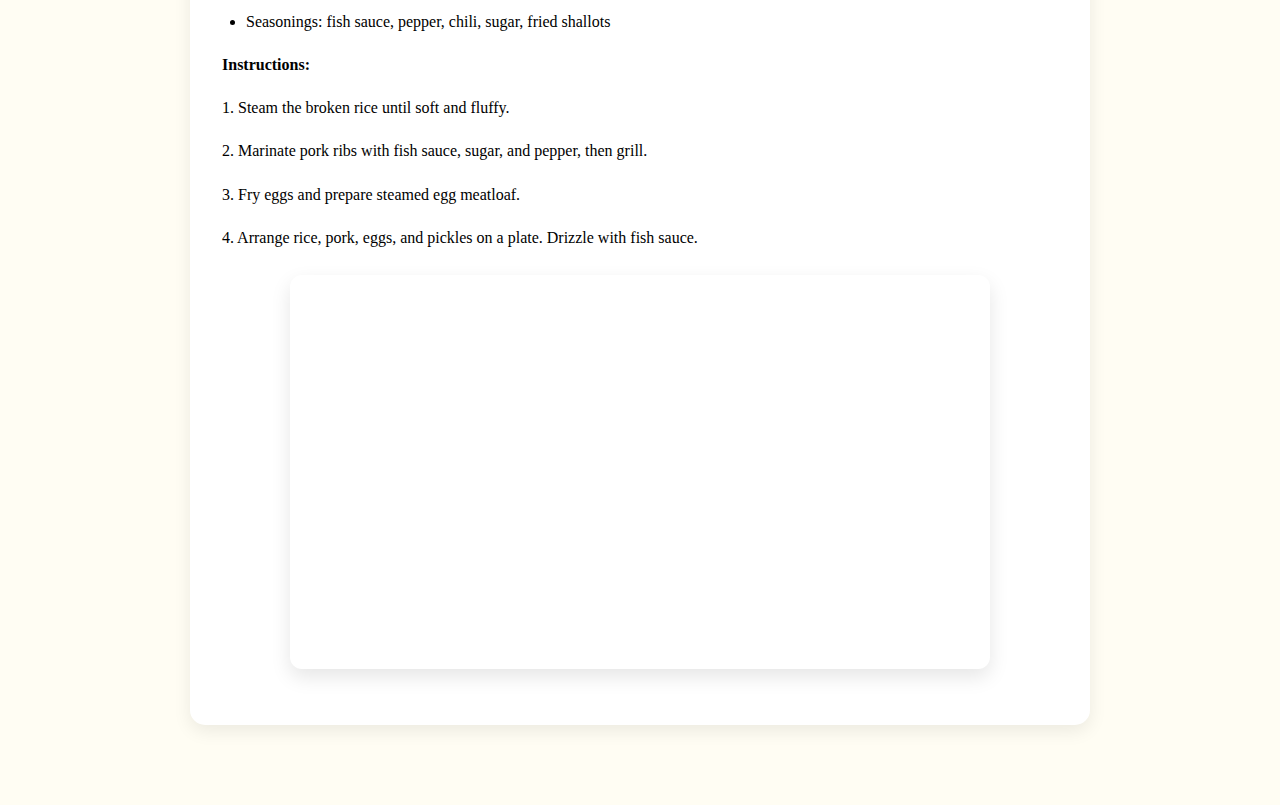
<file: comtam.html>
<!DOCTYPE html>
<html lang="en">

<head>
  <meta charset="UTF-8" />
  <meta name="viewport" content="width=device-width, initial-scale=1.0" />
  <title>Com Tam – The Iconic Southern Vietnamese Dish</title>
  <link rel="stylesheet" href="css/comtam.css">
</head>

<body>
  <header>
    <img src="img/Logo1.png" alt="Taste of Vietnam Logo" />
    <h1>TASTE OF VIETNAM</h1>
    <p>Heritage on a Plate</p>
    <div id="clock"></div>
  </header>
  <script src="js/clock.js"></script>
  <main>
    <section class="intro-box">
      <div class="intro-text">
        <h2>🍛 Com Tam – The Iconic Southern Vietnamese Dish</h2>
        <p>
          Com Tam is a famous dish from Southern Vietnam, especially Saigon. Made from broken rice,
          it is served with grilled pork, fried eggs, steamed egg meatloaf, and pickled vegetables,
          creating a dish that is savory, fragrant, and satisfying — popular for breakfast, lunch, or dinner.
        </p>
      </div>
      <div class="intro-img">
        <img src="img/Comtam.png" alt="Com Tam Vietnamese Dish" />
      </div>
    </section>

    <section class="history">
      <h3>📜 History</h3>
      <p>
        Com Tam originated during the French colonial period, when locals used broken rice (tam) as a daily staple.
        Over time, the dish was enhanced with grilled pork, eggs, egg meatloaf, and pickled vegetables, becoming
        a street food icon in Saigon — simple, yet flavorful and memorable.
      </p>
      <br>
      <p>
        Over the decades, Com Tam has become a symbol of Saigon street food, reflecting the dynamic, innovative, and
        inclusive spirit of Southern Vietnam. Each plate not only delights the palate but also tells a story of culture,
        labor, and the simplicity of Southern culinary traditions.
      </p>
    </section>

    <section class="fun-facts">
      <h3>💡 Fun Facts</h3>
      <ul>
        <li>🍽️ Street food favorite of Saigon — from stalls to restaurants.</li>
        <li>🍚 "Broken rice" turned into a delicacy of Vietnam.</li>
        <li>🌈 A colorful, fragrant, and satisfying meal for any time of day.</li>
        <li>⭐ Internationally recognized as a symbol of Saigon cuisine.</li>
      </ul>
    </section>

    <section class="recipe">
      <h3>👩‍🍳 Basic Recipe</h3>
      <ul>
        <li>Broken rice: 300–400g</li>
        <li>Pork ribs: 200–300g</li>
        <li>Eggs: 1–2</li>
        <li>Steamed egg meatloaf (chả trứng): 1 piece</li>
        <li>Pickled vegetables: carrot, daikon radish</li>
        <li>Fresh herbs: cilantro, scallions</li>
        <li>Seasonings: fish sauce, pepper, chili, sugar, fried shallots</li>
      </ul>
      <p><strong>Instructions:</strong></p>
      <p>1. Steam the broken rice until soft and fluffy.</p>
      <p>2. Marinate pork ribs with fish sauce, sugar, and pepper, then grill.</p>
      <p>3. Fry eggs and prepare steamed egg meatloaf.</p>
      <p>4. Arrange rice, pork, eggs, and pickles on a plate. Drizzle with fish sauce.</p>

      <div class="video-container">
        <iframe src="https://www.youtube.com/embed/Q3ibFBQZ-Yg" title="How to Make Com Tam" allowfullscreen></iframe>
      </div>
    </section>
  </main>

  <a href="south.html" class="back-btn">← Back to Southern Viet Nam</a>
</body>

</html>
</file>
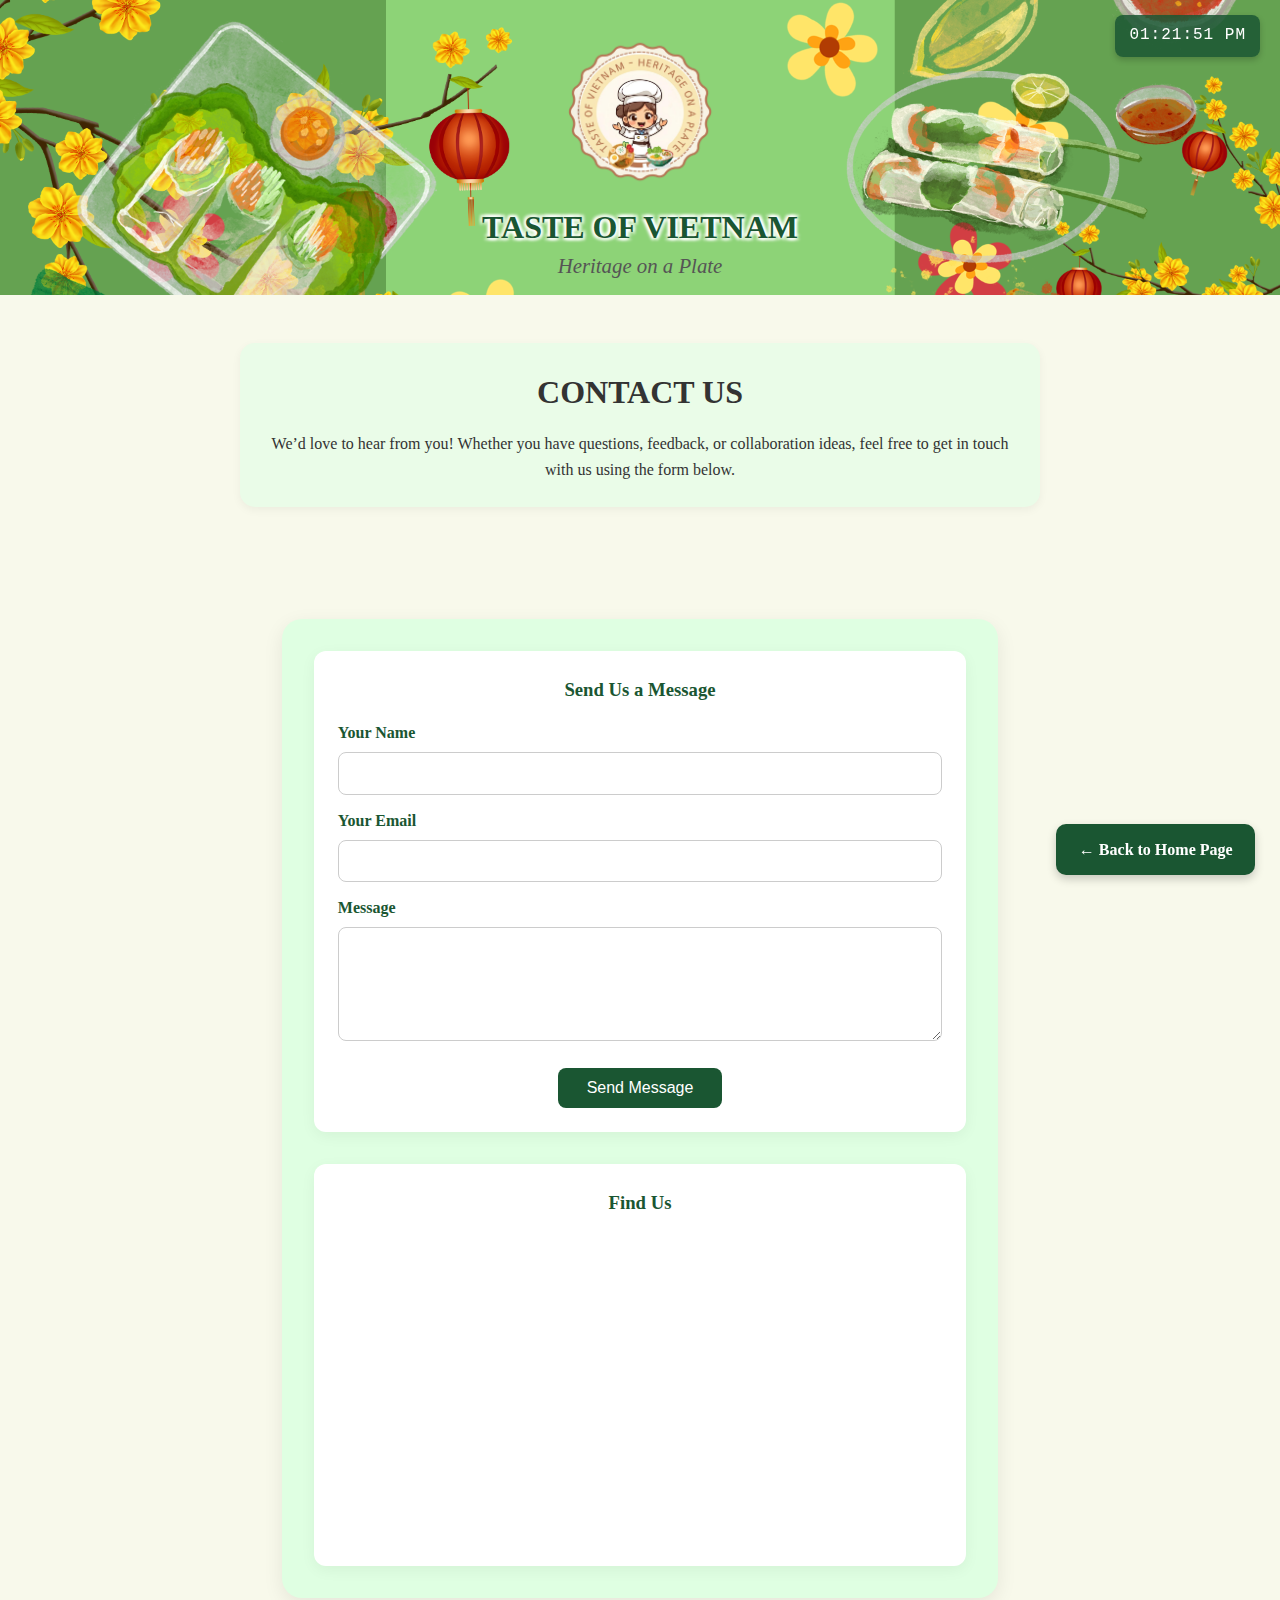
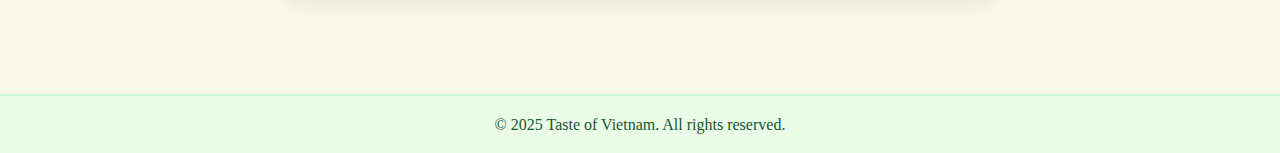
<file: contact.html>
<!DOCTYPE html>
<html lang="en">
<head>
  <meta charset="UTF-8" />
  <meta name="viewport" content="width=device-width, initial-scale=1.0" />
  <title>Contact Us – Taste of Vietnam</title>
  <link rel="stylesheet" href="css/contact.css">
</head>

<body>
  <!-- ===== HEADER ===== -->
  <header class="item1">
    <img class="logo" src="img/Logo1.png" alt="Taste of Vietnam Logo" />
    <h1>TASTE OF VIETNAM</h1>
    <p class="subtitle">Heritage on a Plate</p>
    <div id="clock"></div>
  </header>

  <!-- ===== MENU ===== -->
 

  <script src="js/clock.js"></script>

  <!-- ===== MAIN ===== -->
  <main class="item3">
    <section class="hero-contact">
      <h2>CONTACT US</h2>
      <p>We’d love to hear from you! Whether you have questions, feedback, or collaboration ideas, 
      feel free to get in touch with us using the form below.</p>
    </section>
<div class="back-home">
  <a href="index.html" class="back-button">← Back to Home Page</a>
</div>
    <section class="contact-section">
      <div class="contact-form">
        <h3>Send Us a Message</h3>
        <form action="success.html"> <label for="name">Your Name</label>
          <input type="text" id="name" name="name" required>

          <label for="email">Your Email</label>
          <input type="email" id="email" name="email" required>

          <label for="message">Message</label>
          <textarea id="message" name="message" rows="5" required></textarea>

          <button type="submit">Send Message</button>
        </form>
      </div>

      <div class="contact-map">
        <h3>Find Us</h3>
        <iframe 
           src="https://www.google.com/maps/embed?pb=!1m18!1m12!1m3!1d1983.8247012398448!2d24.93777087680516!3d60.2003759817734!2m3!1f0!2f0!3f0!3m2!1i1024!2i768!4f13.1!3m3!1m2!1s0x46920a59929281a9%3A0x7d251f11e03c1585!2sHaaga-Helia%20University%20of%20Applied%20Sciences%2C%20Pasila%20Campus!5e0!3m2!1svi!2sfi!4v1684501234567!5m2!1svi!2sfi"
           width="100%" height="300" style="border:0;" allowfullscreen="" loading="lazy">
        </iframe>
      </div>
    </section>
  </main>

  <!-- ===== FOOTER ===== -->
 <footer class="item5">
    © 2025 Taste of Vietnam. All rights reserved.
  </footer>

  <script>
document.addEventListener('DOMContentLoaded', function() {
    var requiredFields = document.querySelectorAll('[required]');

    requiredFields.forEach(function(field) {
        
        // 1. Reset thông báo lỗi khi người dùng bắt đầu nhập (để cho phép gửi form)
        field.addEventListener('input', function() {
            field.setCustomValidity('');
        });
        
        // 2. Thiết lập và hiển thị thông báo lỗi tùy chỉnh bằng tiếng Anh
        field.addEventListener('invalid', function(event) {
            // Ngăn thông báo mặc định (tiếng Việt)
            event.preventDefault(); 
            
            // Thiết lập thông báo lỗi tùy chỉnh
            if (field.validity.valueMissing) {
                field.setCustomValidity('Please fill out this field.');
            } 
            else if (field.type === 'email' && field.validity.typeMismatch) {
                field.setCustomValidity('Please enter a valid email address.');
            } 
            else {
                field.setCustomValidity('The value entered is invalid.'); 
            }

            // *** Lệnh QUAN TRỌNG: Buộc trình duyệt hiển thị thông báo lỗi đã được tùy chỉnh
            field.reportValidity(); 
        });
    });
});
</script>
</body>
</html>
</file>
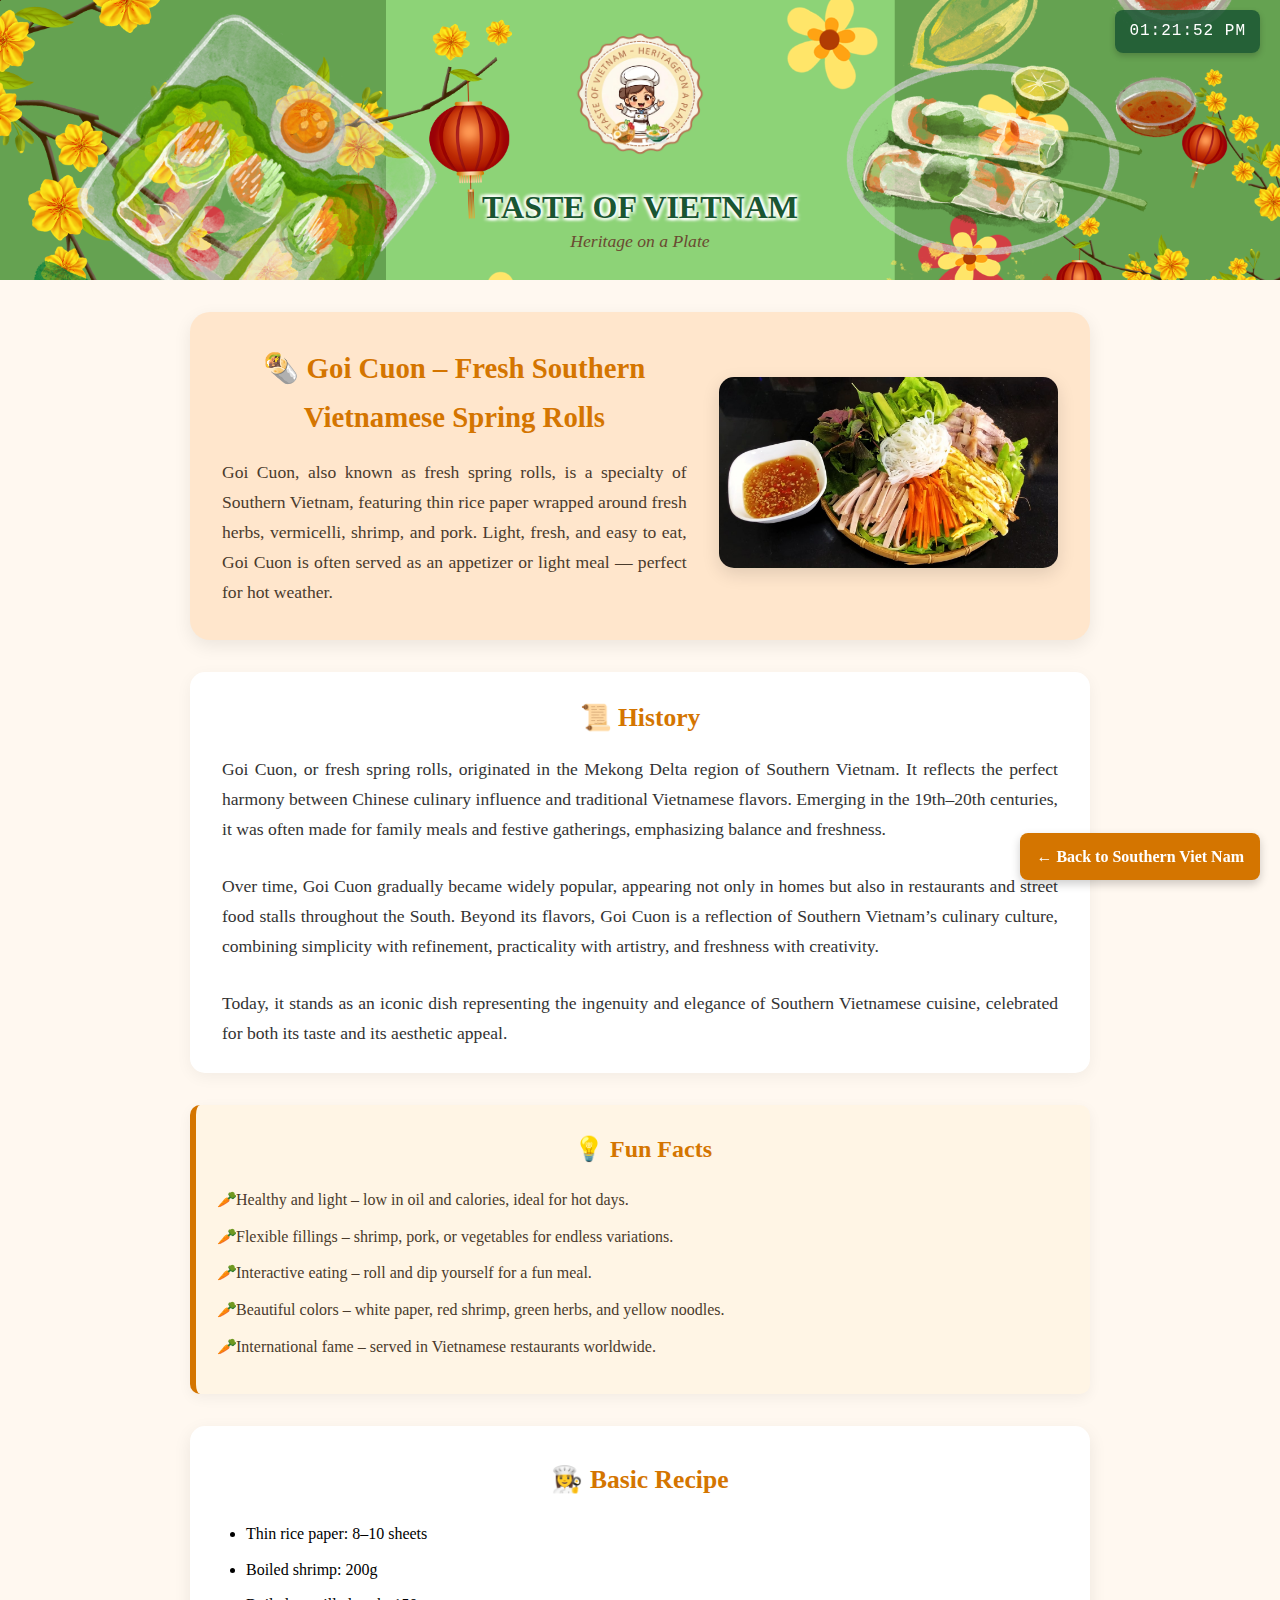
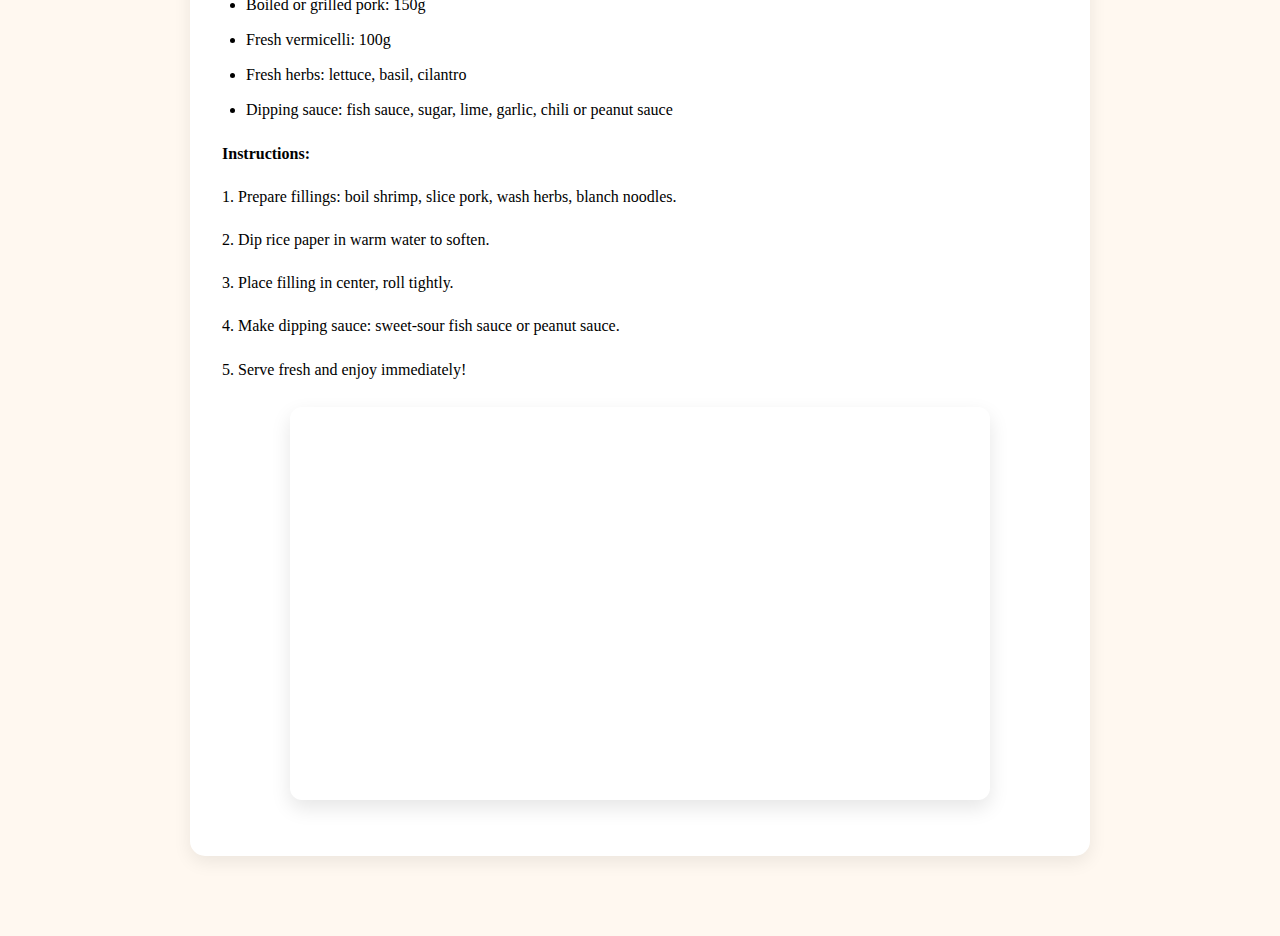
<file: goicuon.html>
<!DOCTYPE html>
<html lang="en">

<head>
  <meta charset="UTF-8" />
  <meta name="viewport" content="width=device-width, initial-scale=1.0" />
  <title>Goi Cuon – Fresh Southern Vietnamese Spring Rolls</title>
  <link rel="stylesheet" href="css/goicuon.css">
</head>

<body>
  <header>
    <img src="img/Logo1.png" alt="Taste of Vietnam Logo" />
    <h1>TASTE OF VIETNAM</h1>
    <p>Heritage on a Plate</p>
    <div id="clock"></div>
  </header>
  <script src="js/clock.js"></script>
  <main>
    <!-- INTRO -->
    <section class="intro-box">
      <div class="intro-text">
        <h2>🌯 Goi Cuon – Fresh Southern Vietnamese Spring Rolls</h2>
        <p>
          Goi Cuon, also known as fresh spring rolls, is a specialty of Southern Vietnam, featuring thin rice paper
          wrapped around fresh herbs, vermicelli, shrimp, and pork. Light, fresh, and easy to eat, Goi Cuon is often
          served as an appetizer or light meal — perfect for hot weather.
        </p>
      </div>
      <div class="intro-img">
        <img src="img/Goicuon.png" alt="Goi Cuon Vietnamese Dish" />
      </div>
    </section>

    <!-- HISTORY -->
    <section class="history">
      <h3>📜 History</h3>
      <p>
        Goi Cuon, or fresh spring rolls, originated in the Mekong Delta region of Southern Vietnam. It reflects the
        perfect harmony between Chinese culinary influence and traditional Vietnamese flavors. Emerging in the
        19th–20th centuries, it was often made for family meals and festive gatherings, emphasizing balance and
        freshness.
      </p>
      <br>
      <p>
        Over time, Goi Cuon gradually became widely popular, appearing not only in homes but also in restaurants and
        street food stalls throughout the South. Beyond its flavors, Goi Cuon is a reflection of Southern Vietnam’s
        culinary culture, combining simplicity with refinement, practicality with artistry, and freshness with
        creativity.
      </p>
      <br>
      <p>Today, it stands as an iconic dish representing the ingenuity and elegance of Southern Vietnamese cuisine,
        celebrated for both its taste and its aesthetic appeal.</p>
    </section>

    <!-- FUN FACTS -->
    <section class="fun-facts">
      <h3>💡 Fun Facts</h3>
      <ul>
        <li>Healthy and light – low in oil and calories, ideal for hot days.</li>
        <li>Flexible fillings – shrimp, pork, or vegetables for endless variations.</li>
        <li>Interactive eating – roll and dip yourself for a fun meal.</li>
        <li>Beautiful colors – white paper, red shrimp, green herbs, and yellow noodles.</li>
        <li>International fame – served in Vietnamese restaurants worldwide.</li>
      </ul>
    </section>

    <!-- RECIPE -->
    <section class="recipe">
      <h3>👩‍🍳 Basic Recipe</h3>
      <ul>
        <li>Thin rice paper: 8–10 sheets</li>
        <li>Boiled shrimp: 200g</li>
        <li>Boiled or grilled pork: 150g</li>
        <li>Fresh vermicelli: 100g</li>
        <li>Fresh herbs: lettuce, basil, cilantro</li>
        <li>Dipping sauce: fish sauce, sugar, lime, garlic, chili or peanut sauce</li>
      </ul>
      <p><strong>Instructions:</strong></p>
      <p>1. Prepare fillings: boil shrimp, slice pork, wash herbs, blanch noodles.</p>
      <p>2. Dip rice paper in warm water to soften.</p>
      <p>3. Place filling in center, roll tightly.</p>
      <p>4. Make dipping sauce: sweet-sour fish sauce or peanut sauce.</p>
      <p>5. Serve fresh and enjoy immediately!</p>

      <div class="video-container">
        <iframe src="https://www.youtube.com/embed/sTzNPH8ytyA" title="How to Make Goi Cuon" allowfullscreen></iframe>
      </div>
    </section>
  </main>

  <a href="south.html" class="back-btn">← Back to Southern Viet Nam</a>
</body>

</html>
</file>
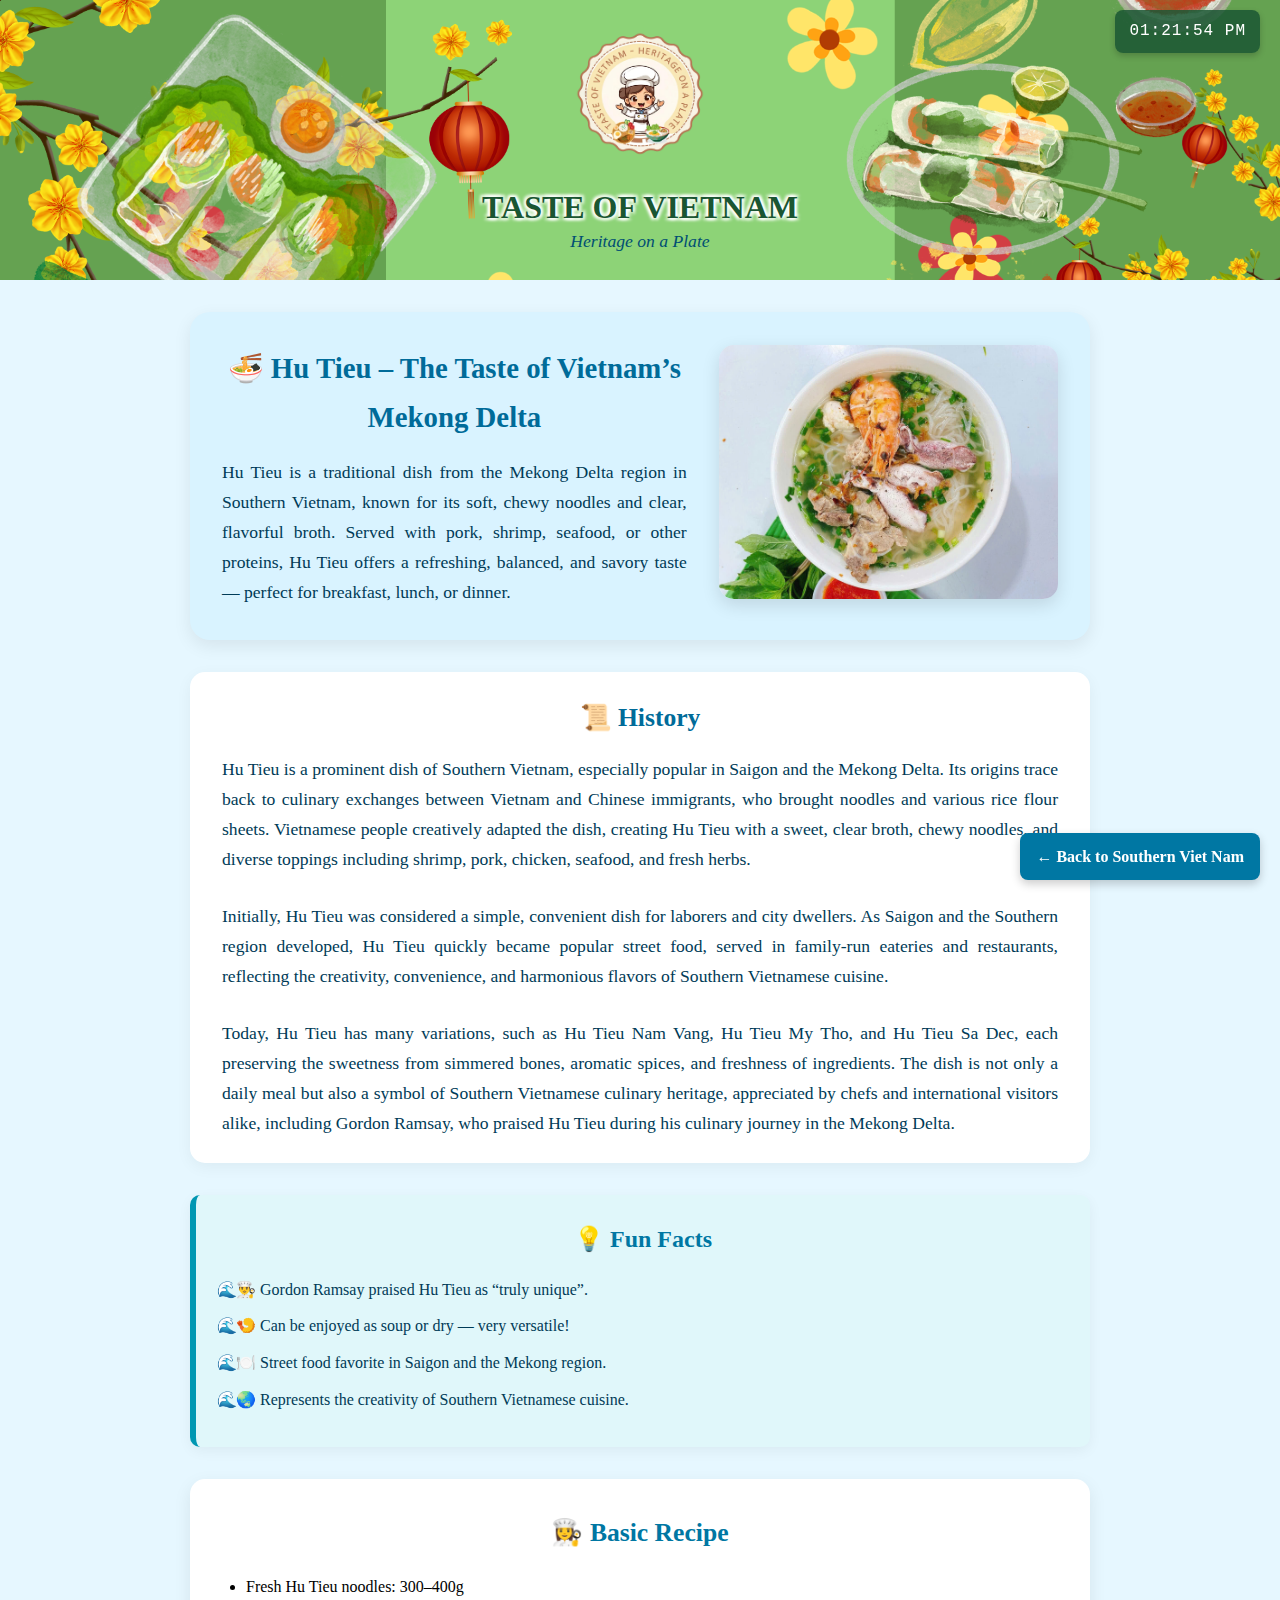
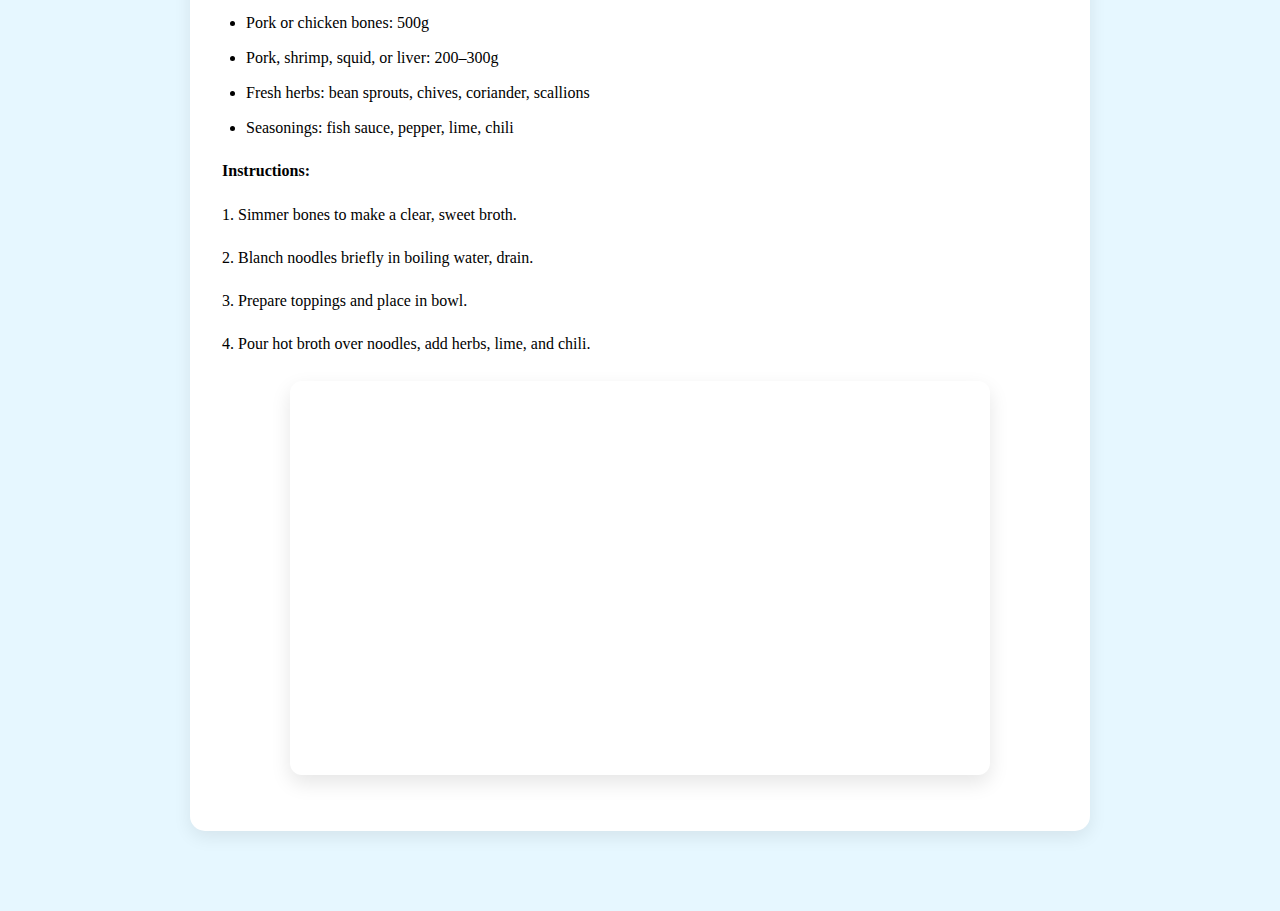
<file: hutieu.html>
<!DOCTYPE html>
<html lang="en">

<head>
  <meta charset="UTF-8" />
  <meta name="viewport" content="width=device-width, initial-scale=1.0" />
  <title>Hu Tieu – The Taste of Vietnam’s Mekong Delta</title>
  <link rel="stylesheet" href="css/hutieu.css">
</head>

<body>
  <header>
    <img src="img/Logo1.png" alt="Taste of Vietnam Logo" />
    <h1>TASTE OF VIETNAM</h1>
    <p>Heritage on a Plate</p>
    <div id="clock"></div>
  </header>
  <script src="js/clock.js"></script>
  <main>
    <section class="intro-box">
      <div class="intro-text">
        <h2>🍜 Hu Tieu – The Taste of Vietnam’s Mekong Delta</h2>
        <p>
          Hu Tieu is a traditional dish from the Mekong Delta region in Southern Vietnam,
          known for its soft, chewy noodles and clear, flavorful broth. Served with pork, shrimp,
          seafood, or other proteins, Hu Tieu offers a refreshing, balanced, and savory taste —
          perfect for breakfast, lunch, or dinner.
        </p>
      </div>
      <div class="intro-img">
        <img src="img/hutieu.png" alt="Hu Tieu Noodle Soup" />
      </div>
    </section>

    <section class="history">
      <h3>📜 History</h3>
      <p>
        Hu Tieu is a prominent dish of Southern Vietnam, especially popular in Saigon and the Mekong Delta. Its origins
        trace back to culinary exchanges between Vietnam and Chinese immigrants, who brought noodles and various rice
        flour sheets. Vietnamese people creatively adapted the dish, creating Hu Tieu with a sweet, clear broth, chewy
        noodles, and diverse toppings including shrimp, pork, chicken, seafood, and fresh herbs.
      </p>
      <br>
      <p>Initially, Hu Tieu was considered a simple, convenient dish for laborers and city dwellers. As Saigon and the
        Southern region developed, Hu Tieu quickly became popular street food, served in family-run eateries and
        restaurants, reflecting the creativity, convenience, and harmonious flavors of Southern Vietnamese cuisine.
      </p>
      <br>
      <p>
        Today, Hu Tieu has many variations, such as Hu Tieu Nam Vang, Hu Tieu My Tho, and Hu Tieu Sa Dec, each
        preserving the sweetness from simmered bones, aromatic spices, and freshness of ingredients. The dish is not
        only a daily meal but also a symbol of Southern Vietnamese culinary heritage, appreciated by chefs and
        international visitors alike, including Gordon Ramsay, who praised Hu Tieu during his culinary journey in the
        Mekong Delta.
      </p>
    </section>

    <section class="fun-facts">
      <h3>💡 Fun Facts</h3>
      <ul>
        <li>👨‍🍳 Gordon Ramsay praised Hu Tieu as “truly unique”.</li>
        <li>🍤 Can be enjoyed as soup or dry — very versatile!</li>
        <li>🍽️ Street food favorite in Saigon and the Mekong region.</li>
        <li>🌏 Represents the creativity of Southern Vietnamese cuisine.</li>
      </ul>
    </section>

    <section class="recipe">
      <h3>👩‍🍳 Basic Recipe</h3>
      <ul>
        <li>Fresh Hu Tieu noodles: 300–400g</li>
        <li>Pork or chicken bones: 500g</li>
        <li>Pork, shrimp, squid, or liver: 200–300g</li>
        <li>Fresh herbs: bean sprouts, chives, coriander, scallions</li>
        <li>Seasonings: fish sauce, pepper, lime, chili</li>
      </ul>
      <p><strong>Instructions:</strong></p>
      <p>1. Simmer bones to make a clear, sweet broth.</p>
      <p>2. Blanch noodles briefly in boiling water, drain.</p>
      <p>3. Prepare toppings and place in bowl.</p>
      <p>4. Pour hot broth over noodles, add herbs, lime, and chili.</p>

      <div class="video-container">
        <iframe src="https://www.youtube.com/embed/16SJdoYHORY" title="How to Make Hu Tieu" allowfullscreen></iframe>
      </div>
    </section>
  </main>

  <a href="south.html" class="back-btn">← Back to Southern Viet Nam</a>
</body>

</html>
</file>
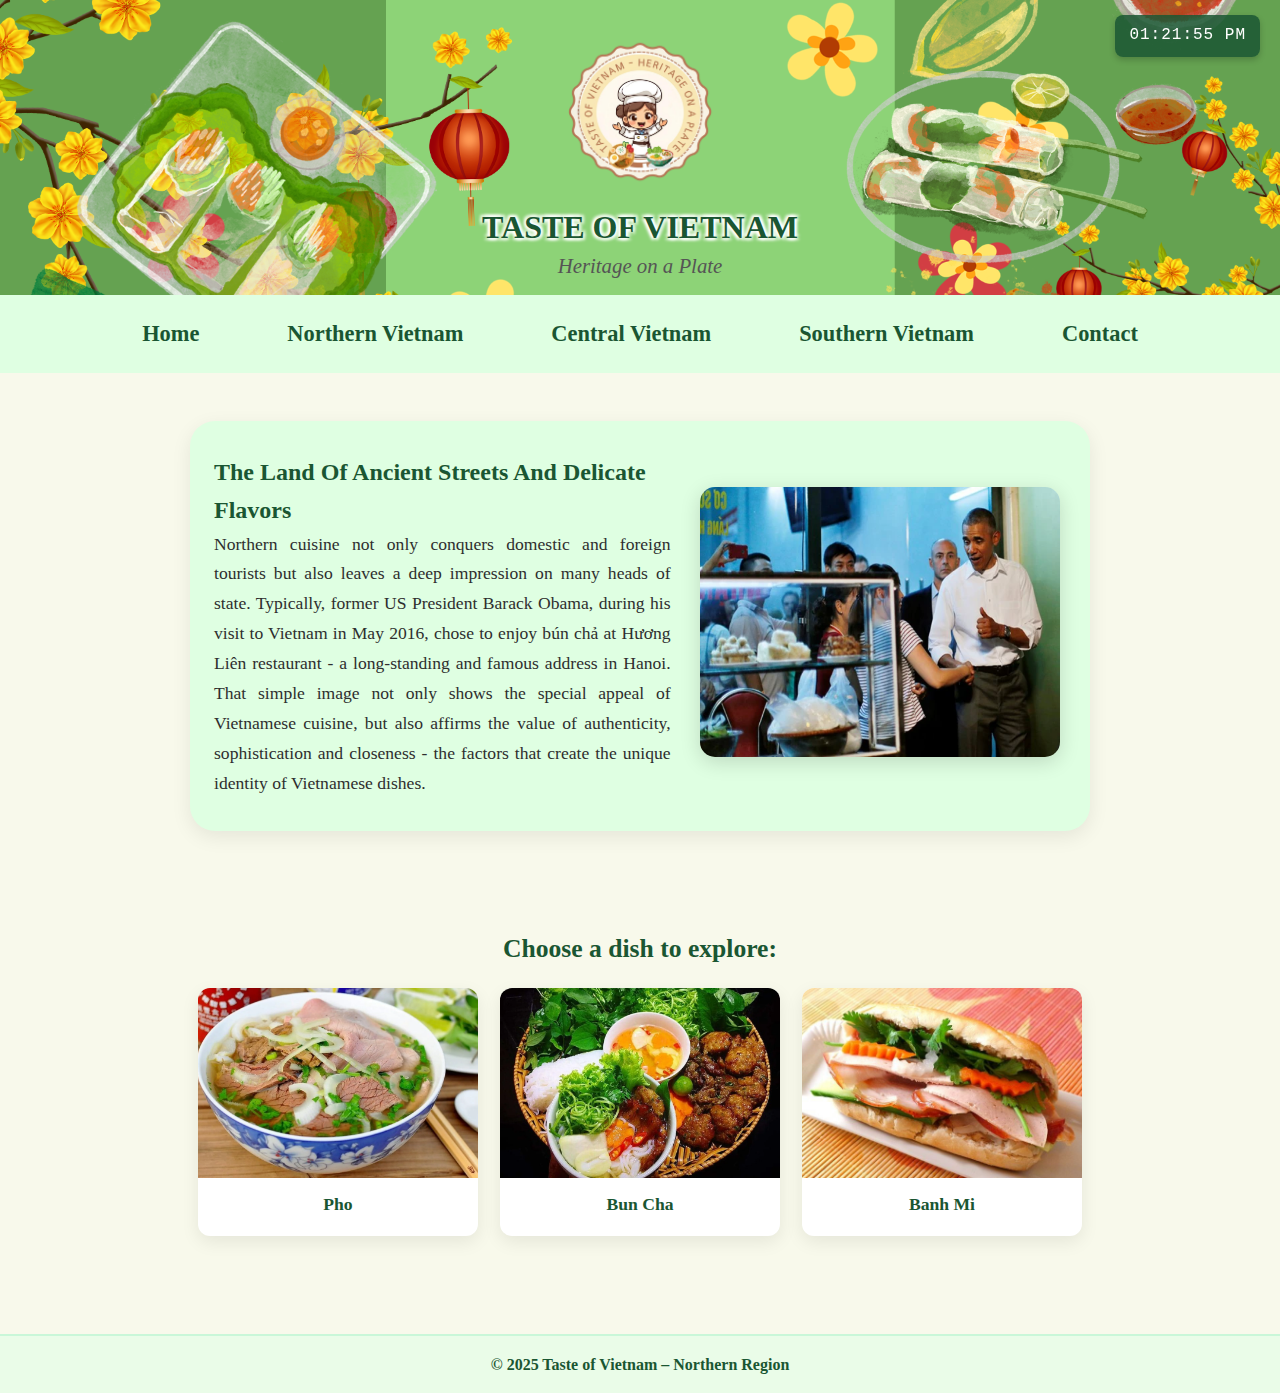
<file: north.html>
<!DOCTYPE html>
<html lang="en">
<head>
  <meta charset="UTF-8">
  <meta name="viewport" content="width=device-width, initial-scale=1.0">
  <title>Northern Vietnam – Taste of Vietnam</title>
  <link rel="stylesheet" href="css/north.css">
</head>

<body>
  <header class="item1">
    <img class="logo" src="img/Logo1.png" alt="Logo Taste of Vietnam">
    <h1>TASTE OF VIETNAM</h1>
    <div class="subtitle">Heritage on a Plate</div>
    <div id="clock"></div>
  </header>

  <nav class="item2">
    <a href="index.html">Home</a>
    <a href="north.html">Northern Vietnam</a>
    <a href="central.html">Central Vietnam</a>
    <a href="south.html">Southern Vietnam</a>
    <a href="contact.html">Contact</a>
  </nav>
<script src="js/clock.js"></script>
 <main class="item3">
  <section class="hero-green">
  <div class="hero-content">
      <div class="text-box">
        <h2>The Land Of Ancient Streets And Delicate Flavors</h2>
        <p>
          Northern cuisine not only conquers domestic and foreign tourists but also leaves a deep impression on many heads of state.
          Typically, former US President Barack Obama, during his visit to Vietnam in May 2016, chose to enjoy bún chả at Hương Liên restaurant - a long-standing and famous address in Hanoi.
          That simple image not only shows the special appeal of Vietnamese cuisine, but also affirms the value of authenticity, sophistication and closeness - the factors that create the unique identity of Vietnamese dishes.
        </p>
      </div>
      <div class="image-box">
        <img src="img/Obama1.png" alt="Obama eating Bun Cha">
      </div>
    </div>
   </section>

  <section class="dishes item4">
    <h3>Choose a dish to explore:</h3>
    <div class="dish-grid">
      <div class="dish-card" onclick="location.href='pho.html'">
        <img src="img/Pho.png" alt="Pho">
        <h4>Pho</h4>
      </div>
      <div class="dish-card" onclick="location.href='buncha.html'">
        <img src="img/BunCha.png" alt="Bun Cha">
        <h4>Bun Cha</h4>
      </div>
      <div class="dish-card" onclick="location.href='banhmi.html'">
        <img src="img/Banhmi.png" alt="Banh Mi">
        <h4>Banh Mi</h4>
      </div>
    </div>
  </section>
</main>
  <footer class="item5">
    &copy; 2025 Taste of Vietnam – Northern Region
  </footer>
</body>
</html>
</file>
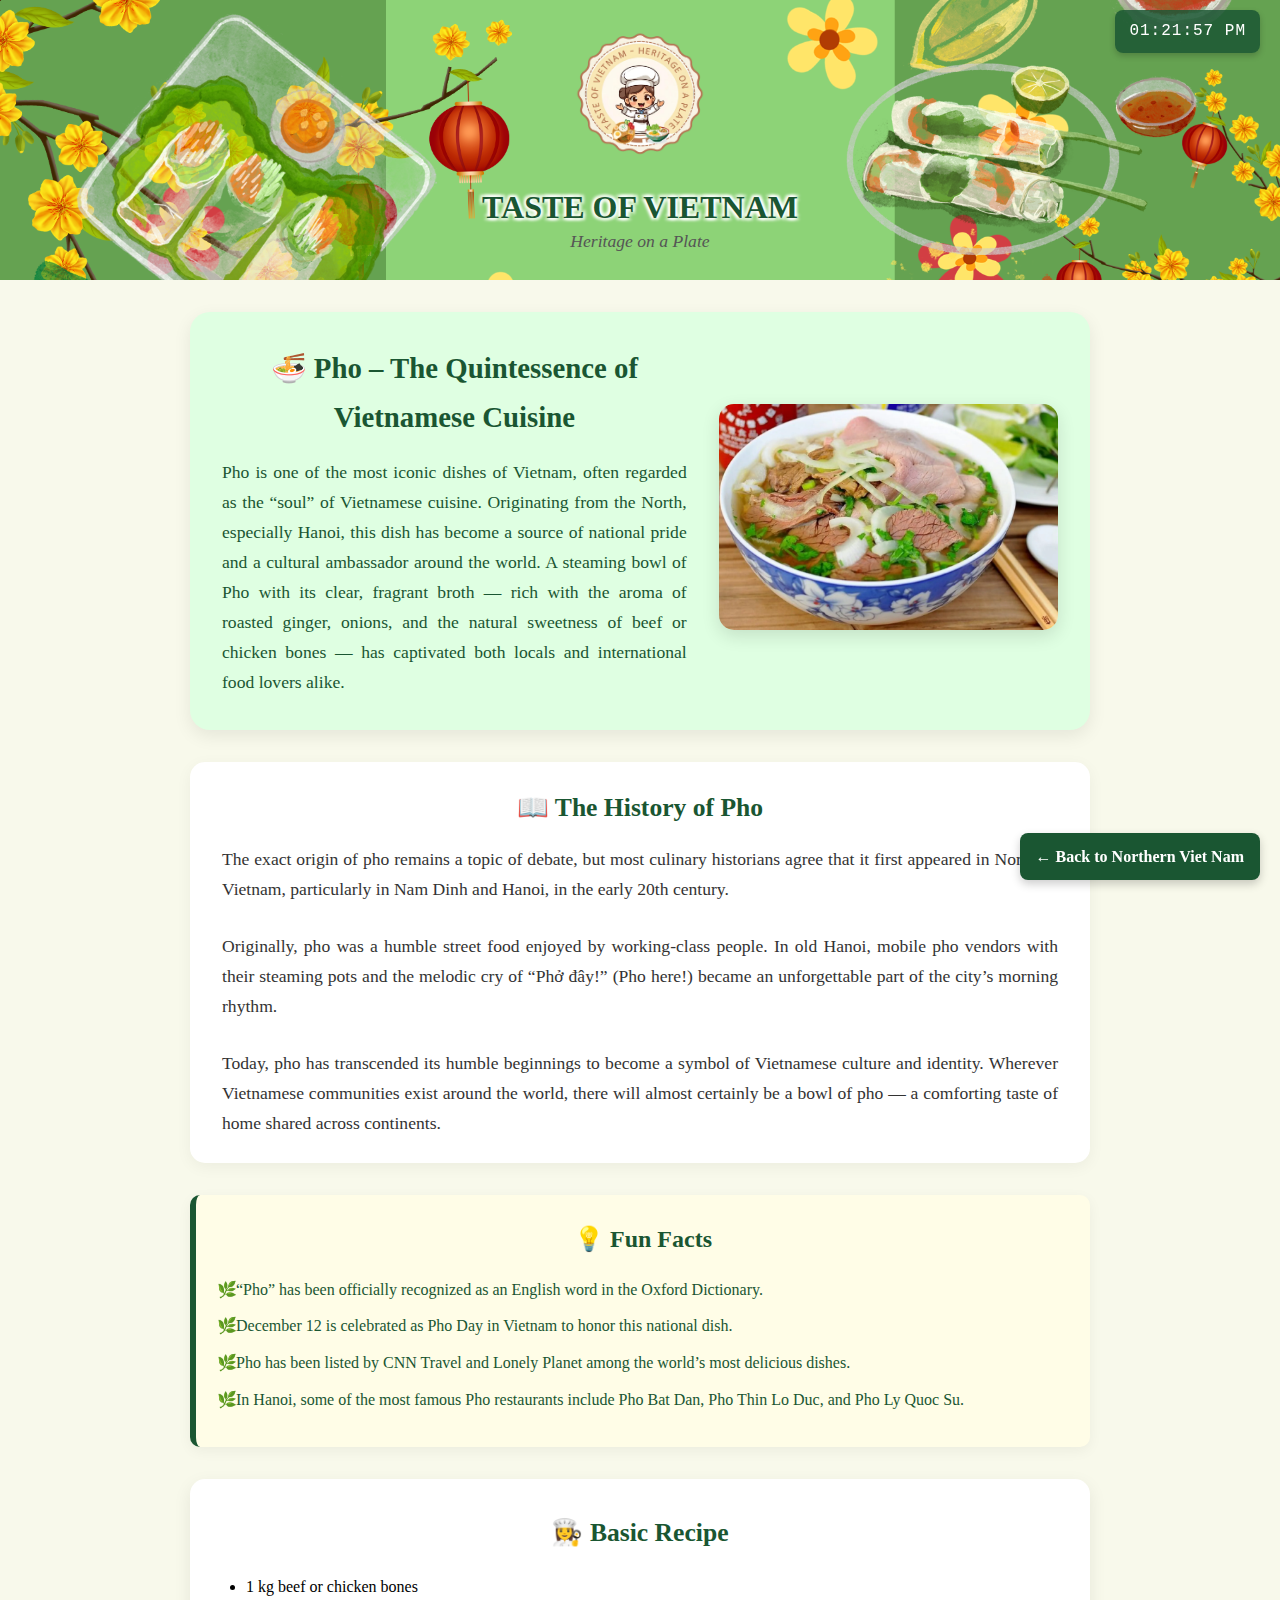
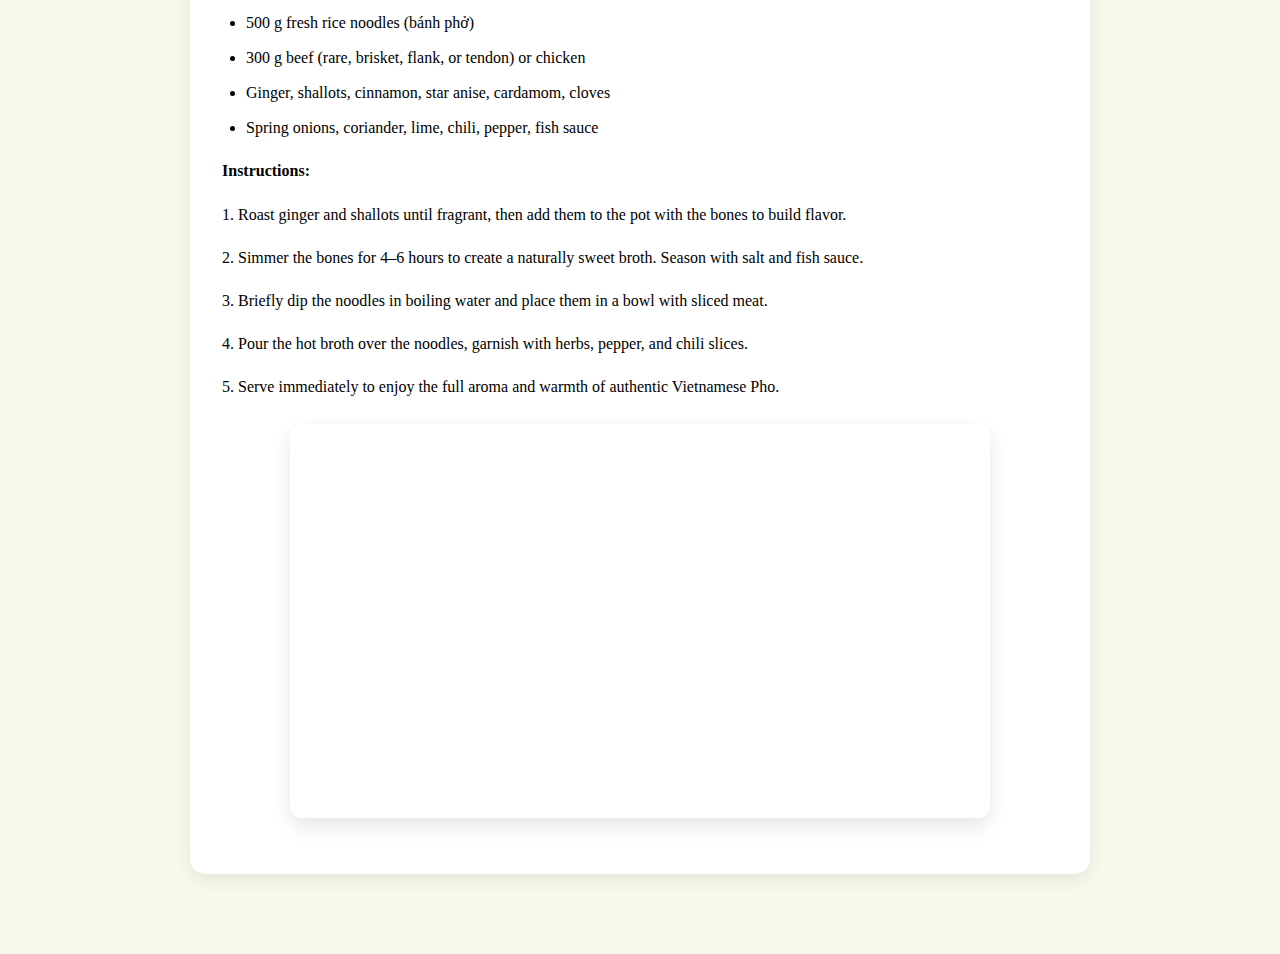
<file: pho.html>
<!DOCTYPE html>
<html lang="en">

<head>
  <meta charset="UTF-8" />
  <meta name="viewport" content="width=device-width, initial-scale=1.0" />
  <title>Pho – The Quintessence of Vietnamese Cuisine</title>
  <link rel="stylesheet" href="css/pho.css">
</head>

<body>
  <header>
    <img src="img/Logo1.png" alt="Taste of Vietnam Logo" />
    <h1>TASTE OF VIETNAM</h1>
    <p>Heritage on a Plate</p>
    <div id="clock"></div>
  </header>
  <script src="js/clock.js"></script>
  <main>
    <!-- HỘP GIỚI THIỆU -->
    <section class="intro-box">
      <div class="intro-text">
        <h2>🍜 Pho – The Quintessence of Vietnamese Cuisine</h2>
        <p>
          Pho is one of the most iconic dishes of Vietnam, often regarded as the “soul” of Vietnamese cuisine.
          Originating from the North, especially Hanoi, this dish has become a source of national pride and a
          cultural ambassador around the world. A steaming bowl of Pho with its clear, fragrant broth — rich
          with the aroma of roasted ginger, onions, and the natural sweetness of beef or chicken bones — has
          captivated both locals and international food lovers alike.
        </p>
      </div>
      <div class="intro-img">
        <img src="img/Pho.png" alt="Pho Vietnamese Dish" />
      </div>
    </section>

    <!-- PHẦN LỊCH SỬ -->
    <section class="history">
      <h3>📖 The History of Pho</h3>
      <p>
        The exact origin of pho remains a topic of debate, but most culinary historians agree that it first appeared in
        Northern Vietnam, particularly in Nam Dinh and Hanoi, in the early 20th century.
      </p>
      <br>
      <p>Originally, pho was a humble street food enjoyed by working-class people. In old Hanoi, mobile pho vendors with
        their steaming pots and the melodic cry of “Phở đây!” (Pho here!) became an unforgettable part of the city’s
        morning rhythm.</p>
      <br>
      <p>
        Today, pho has transcended its humble beginnings to become a symbol of Vietnamese culture and identity. Wherever
        Vietnamese communities exist around the world, there will almost certainly be a bowl of pho — a comforting taste
        of home shared across continents.
      </p>
    </section>

    <!-- FUN FACTS -->
    <section class="fun-facts">
      <h3>💡 Fun Facts</h3>
      <ul>
        <li>“Pho” has been officially recognized as an English word in the Oxford Dictionary.</li>
        <li>December 12 is celebrated as Pho Day in Vietnam to honor this national dish.</li>
        <li>Pho has been listed by CNN Travel and Lonely Planet among the world’s most delicious dishes.</li>
        <li>In Hanoi, some of the most famous Pho restaurants include Pho Bat Dan, Pho Thin Lo Duc, and Pho Ly Quoc Su.
        </li>
      </ul>
    </section>

    <!-- RECIPE -->
    <section class="recipe">
      <h3>👩‍🍳 Basic Recipe</h3>
      <ul>
        <li>1 kg beef or chicken bones</li>
        <li>500 g fresh rice noodles (bánh phở)</li>
        <li>300 g beef (rare, brisket, flank, or tendon) or chicken</li>
        <li>Ginger, shallots, cinnamon, star anise, cardamom, cloves</li>
        <li>Spring onions, coriander, lime, chili, pepper, fish sauce</li>
      </ul>
      <p><strong>Instructions:</strong></p>
      <p>1. Roast ginger and shallots until fragrant, then add them to the pot with the bones to build flavor.</p>
      <p>2. Simmer the bones for 4–6 hours to create a naturally sweet broth. Season with salt and fish sauce.</p>
      <p>3. Briefly dip the noodles in boiling water and place them in a bowl with sliced meat.</p>
      <p>4. Pour the hot broth over the noodles, garnish with herbs, pepper, and chili slices.</p>
      <p>5. Serve immediately to enjoy the full aroma and warmth of authentic Vietnamese Pho.</p>

      <div class="video-container">
        <iframe src="https://www.youtube.com/embed/9Sg21AHuO4A" title="How to Make Pho" allowfullscreen></iframe>
      </div>
    </section>
  </main>

  <!-- NÚT QUAY LẠI -->
  <a href="north.html" class="back-btn">← Back to Northern Viet Nam</a>
</body>

</html>
</file>
<file: css/style.css>
/* === RESET === */
* {
  box-sizing: border-box;
  margin: 0;
  padding: 0;
}



/* === BODY GRID === */
body {
  font-family: "Cambria", Georgia, serif;
  background-color: #F8F9EB;
  color: #1A5632;
  display: grid;
  grid-template-columns: repeat(6, 1fr);
  grid-auto-rows: auto;
  gap: 0;
  line-height: 1.6;
}

/* === HEADER === */
header.item1 {
  grid-area: 1 / span 6;
  text-align: center;
  background: url("../img/BackGroundmenu.png") center/cover no-repeat;
  padding: 2rem 0 1rem;
  min-height: 280px;
  background-size: cover;
}

header .logo {
  height: 160px;
  width: auto;
  display: block;
  margin: 0 auto 1rem auto;
  object-fit: contain;
}

header h1 {
  font-size: 2rem;
  color: #1A5632;
  margin: 0;
  font-weight: bold;
  line-height: 1.2;
  text-shadow:
    -2px -2px 3px #fff,
     2px -2px 3px #fff,
    -2px  2px 3px #fff,
     2px  2px 3px #fff; /* ✅ tạo viền sáng trắng nhẹ */
}

header .subtitle {
  font-size: 1.3rem;
  color: #555;
  margin-top: 0.5rem;
  font-style: italic;
  line-height: 1.2;
}

/* ===== MENU ===== */
nav.item2 {
  grid-area: 2 / span 6;
  background-color: #DFFFE2;
  display: flex;
  justify-content: center;
  align-items: center;
  gap: 2.5rem;
  font-size: 1.4rem;
  padding: 0.8rem 0;
  margin-top: 0;
  border-top: none;
  position: sticky;
  top: 0;
  z-index: 1000;
  
}

/* ===== MENU GẠCH MỜ NGĂN CÁCH ===== */
nav.item2 a {
  position: relative;
  padding: 0.5rem 1.5rem;
}

/* Gạch dọc giữa các mục (desktop) */
nav.item2 a:not(:last-child)::after {
  content: "";
  position: absolute;
  right: 0;
  top: 50%;
  transform: translateY(-50%);
  height: 60%;
  width: 1px;
  background-color: rgba(26, 86, 50, 0.25);
}


/* ===== RESPONSIVE MENU XẾP DỌC ===== */
@media (max-width: 768px) {
  nav.item2 {
    flex-direction: column;
    align-items: center;
    gap: 0;
  }

  nav.item2 a {
    display: inline-block;
    text-align: center;
    align-items: center;
    padding: 1rem 0;
    border-bottom: 1px solid rgba(26, 86, 50, 0.25);
  }

  nav.item2 a:last-child {
    border-bottom: none;
  }

  /* Tắt gạch dọc khi menu xếp dọc */
  nav.item2 a::after {
    display: none;
  }
}

nav a {
  text-decoration: none;
  color: #1A5632;
  font-weight: bold;
  position: relative;
  transition: 0.3s ease;
  display: inline-block;
  /* THÊM DÒNG NÀY: Tăng padding để tạo khoảng trống cho hiệu ứng nền */
  padding: 0.5rem 1rem; 
  /* (Lưu ý: Bạn có thể cần điều chỉnh padding này nếu nó làm ảnh hưởng đến gạch dọc) */
}

nav a:hover { 
  color: #144326; 
  background-color: rgba(26, 86, 50, 0.1); /* Màu nền xanh lá cây nhạt */
  border-radius: 8px; /* Bo tròn góc */
}

nav a::after {
  content: "";
  position: absolute;
  width: 0%;
  height: 2px;
  bottom: -4px;
  left: 0;
  background-color: #1A5632;
  transition: width 0.3s ease;
}

nav a:hover::after { width: 100%; }
@media (min-width: 769px) {
  nav a::after {
    display: none; /* Ẩn gạch chân */
  }
}
/* === MAIN === */
main.item3 {
  grid-area: 3 / span 6;
  display: flex;
  flex-direction: column;
  align-items: center;
  gap: 2rem;
  padding: 1rem;
}

/* === HERO SECTION === */
.hero-green {
  background-color: #DFFFE2;
  border-radius: 25px;
  padding: 2rem 1.5rem;
  max-width: 900px;
  width: 100%;
  margin: 2rem auto;
  box-shadow: 0 6px 20px rgba(0, 0, 0, 0.08);
}

.hero-content {
  display: flex;
  align-items: center;
  justify-content: space-between;
  flex-wrap: wrap;
  gap: 1.5rem;
}

.text-box {
  flex: 1 1 50%;
  min-width: 280px;
}

.text-box h1 {
  color: #1A5632;
  font-size: clamp(1.5rem, 2.5vw, 2rem);
  margin-bottom: 1rem;
  text-align: left;
}

.text-box p {
  color: #2E2E2E;
  font-size: 1.1rem;
  line-height: 1.7;
  text-align: justify;
}

.image-box {
  flex: 1 1 40%;
  text-align: center;
}

.image-box img {
  width: 100%;
  max-width: 360px;
  border-radius: 15px;
  object-fit: cover;
  box-shadow: 0 5px 20px rgba(0, 0, 0, 0.15);
}

/* === CONTENT SECTION === */
.content-section {
  text-align: left;
  max-width: 900px;
  width: 100%;
  margin: 2rem auto;
  padding: 1.5rem 2rem;
  background-color: #ffffff;
  border-radius: 15px;
  box-shadow: 0 4px 20px rgba(0, 0, 0, 0.05);
}

.content-section h3 {
  text-align: center;
  color: #1A5632;
  font-size: 1.8rem;
  margin-bottom: 1.5rem;
}

.content-section p {
  text-align: justify;
  line-height: 1.8;
  font-size: 1.15rem;
  color: #333;
  margin-bottom: 1rem;
}

/* === VIDEO === */
.video-container {
  position: relative;
  width: 100%;
  max-width: 900px;
  margin: 2rem auto;
  aspect-ratio: 16 / 9;
  border-radius: 15px;
  overflow: hidden;
  box-shadow: 0 8px 25px rgba(0,0,0,0.15);
}

.video-container iframe {
  width: 100%;
  height: 100%;
  border: none;
}

/* === FOOTER === */
footer.item5 {
  grid-area: 5 / span 6;
  text-align: center;
  background-color: #EAFCE8;
  padding: 1rem;
  color: #1A5632;
  border-top: 2px solid #C9F7D8;
  margin-top: 3rem;
  font-size: 1rem;
}
#clock {
  position: fixed;
  top: 15px;
  right: 20px;
  background-color: rgba(26, 86, 50, 0.85);
  color: #fff;
  padding: 8px 14px;
  border-radius: 8px;
  font-family: 'Courier New', monospace;
  font-size: 1rem;
  letter-spacing: 1px;
  box-shadow: 0 3px 6px rgba(0, 0, 0, 0.2);
  z-index: 2000;
}
/* === RESPONSIVE ADJUSTMENTS === */
/* === RESPONSIVE HEADER & HERO GIỐNG NORTH === */
@media (max-width: 900px) {
  header .logo {
    height: 140px; /* ✅ lớn hơn để khớp với north/south */
  }

  header h1 {
    font-size: 1.8rem; /* ✅ giữ kích thước rõ, không bé */
  }

  header .subtitle {
    font-size: 1.2rem;
  }

  nav.item2 {
    flex-direction: column;
    align-items: center;
    font-size: 1.1rem; /* ✅ giống north/south */
    gap: 0;
    padding: 0.8rem 0;
  }

  nav.item2 a {
    display: inline-block;
    text-align: center;
    padding: 1rem 0;
    width: 100%;
    border-bottom: 1px solid rgba(26, 86, 50, 0.25);
  }

  nav.item2 a:last-child {
    border-bottom: none;
  }

  .hero-box {
    flex-direction: column;
    text-align: center;
    padding: 20px;
  }

  .hero-text {
    text-align: center;
  }

  .hero-img {
    order: 2;
    text-align: center;
  }

  .hero-img img {
    max-width: 340px;
  }

  .dish-card {
    width: 92%;
  }
}
</file>
<file: css/banhmi.css>
/* RESET NHẸ */
* { 
  box-sizing: border-box; 
  margin: 0; 
  padding: 0; 
}

/* ===== CẤU TRÚC CHUNG ===== */
body {
  font-family: "Cambria", Georgia, serif;
  background-color: #FFFBEA;
  color: #7B4E00;
  line-height: 1.7;
  display: flex;
  flex-direction: column;
  align-items: center;
}

/* ===== HEADER ===== */
header {
  text-align: center;
  background: url("../img/BackGroundmenu.png") center/cover no-repeat;
  width: 100%;
  padding: 1.5rem 0;
}

header img {
  height: 140px;
  margin-bottom: 1rem;
}

header h1 {
  font-size: 2rem;
  color: #1A5632;
  margin: 0;
  font-weight: bold;
  line-height: 1.2;
  text-shadow:
    -2px -2px 3px #fff,
     2px -2px 3px #fff,
    -2px  2px 3px #fff,
     2px  2px 3px #fff; /* ✅ tạo viền sáng trắng nhẹ */
}

header p {
  font-size: 1.1rem;
  color: #555;
  font-style: italic;
}

/* ===== MAIN ===== */
main {
  max-width: 900px;
  width: 90%;
  margin: 2rem auto;
}

/* ===== HỘP VÀNG GIỚI THIỆU ===== */
.intro-box {
  background-color: #FFF3CD;
  border-radius: 20px;
  padding: 2rem;
  display: flex;
  flex-wrap: wrap;
  align-items: center;
  justify-content: space-between;
  box-shadow: 0 6px 18px rgba(0,0,0,0.08);
  margin-bottom: 2rem;
  gap: 2rem;
}

.intro-text {
  flex: 1 1 55%;
  min-width: 260px;
}

.intro-text h2 {
  color: #7B4E00;
  font-size: 1.8rem;
  margin-bottom: 1rem;
  text-align: center;
}

.intro-text p {
  text-align: justify;
  font-size: 1.1rem;
}

.intro-img {
  flex: 1 1 40%;
  text-align: center;
}

.intro-img img {
  width: 100%;
  max-width: 350px;
  border-radius: 15px;
  box-shadow: 0 6px 18px rgba(0,0,0,0.12);
  object-fit: cover;
}

/* ===== HISTORY ===== */
.history {
  background: #fff;
  padding: 1.5rem 2rem;
  border-radius: 15px;
  box-shadow: 0 4px 16px rgba(0,0,0,0.05);
  margin-bottom: 2rem;
}

.history h3 {
  color: #7B4E00;
  text-align: center;
  font-size: 1.6rem;
  margin-bottom: 1rem;
}

.history p {
  text-align: justify;
  font-size: 1.1rem;
  color: #333;
}

/* ===== FUN FACTS ===== */
.fun-facts {
  background-color: #FFF9E6;
  border-left: 6px solid #D1A000;
  padding: 1.5rem;
  border-radius: 10px;
  margin-bottom: 2rem;
  box-shadow: 0 4px 14px rgba(0,0,0,0.05);
}

.fun-facts h3 {
  font-size: 1.5rem;
  margin-bottom: 1rem;
  color: #7B4E00;
  text-align: center;
}

.fun-facts ul {
  list-style: none;
  padding-left: 1rem;
}

.fun-facts li {
  margin-bottom: 0.6rem;
  position: relative;
}

.fun-facts li::before {
  content: "🥖 ";
  position: absolute;
  left: -1.2rem;
}

/* ===== RECIPE ===== */
.recipe {
  background-color: #ffffff;
  border-radius: 15px;
  padding: 2rem;
  box-shadow: 0 6px 18px rgba(0,0,0,0.08);
  margin-bottom: 3rem;
}

.recipe h3 {
  text-align: center;
  color: #7B4E00;
  font-size: 1.6rem;
  margin-bottom: 1.2rem;
}

.recipe ul {
  margin-left: 1.5rem;
  margin-bottom: 1rem;
}

.recipe li {
  margin-bottom: 0.5rem;
  color: #000;
}

.recipe p {
  text-align: justify;
  margin-bottom: 1rem;
  color: #000;
}

/* ===== VIDEO ===== */
.video-container {
  position: relative;
  width: 100%;
  max-width: 700px;
  margin: 1.5rem auto;
  aspect-ratio: 16/9;
  overflow: hidden;
  border-radius: 12px;
  box-shadow: 0 8px 20px rgba(0,0,0,0.1);
}

.video-container iframe {
  width: 100%;
  height: 100%;
  border: none;
}

/* ===== NÚT QUAY LẠI ===== */
.back-btn {
  position: fixed;
  bottom: 20px;
  right: 20px;
  background-color: #7B4E00;
  color: #fff;
  padding: 10px 16px;
  border-radius: 8px;
  font-weight: bold;
  text-decoration: none;
  box-shadow: 0 4px 10px rgba(0,0,0,0.2);
  transition: background 0.3s;
}

.back-btn:hover {
  background-color: #5A3A00;
}
#clock {
  position: fixed;
  top: 15px;
  right: 20px;
  background-color: rgba(26, 86, 50, 0.8);
  color: #fff;
  padding: 8px 14px;
  border-radius: 8px;
  font-family: 'Courier New', monospace;
  font-size: 1rem;
  letter-spacing: 1px;
  box-shadow: 0 3px 6px rgba(0,0,0,0.2);
}

/* ===== RESPONSIVE ===== */
@media (max-width: 768px) {
  .intro-box {
    flex-direction: column;
    text-align: center;
  }

  .intro-img img {
    max-width: 280px;
    margin-top: 1rem;
  }

  .fun-facts, .recipe, .history {
    padding: 1rem;
  }
}
</file>
<file: css/banhxeo.css>
/* === RESET === */
* { 
  box-sizing: border-box; 
  margin: 0; 
  padding: 0; 
}

/* === BODY === */
body {
  font-family: "Cambria", Georgia, serif;
  background-color: #FFF8F1;
  color: #1A5632;
  line-height: 1.7;
  display: flex;
  flex-direction: column;
  align-items: center;
}

/* === HEADER === */
header {
  text-align: center;
  background: url("../img/BackGroundmenu.png") center/cover no-repeat;
  width: 100%;
  padding: 1.5rem 0;
}

header img {
  height: 140px;
  margin-bottom: 1rem;
}

header h1 {
  font-size: 2rem;
  color: #1A5632;
  margin: 0;
  font-weight: bold;
  line-height: 1.2;
  text-shadow:
    -2px -2px 3px #fff,
     2px -2px 3px #fff,
    -2px  2px 3px #fff,
     2px  2px 3px #fff; /* ✅ tạo viền sáng trắng nhẹ */
}

header p {
  font-size: 1.1rem;
  color: #555;
  font-style: italic;
}

/* === MAIN === */
main {
  max-width: 900px;
  width: 90%;
  margin: 2rem auto;
}

/* === INTRO ORANGE BOX === */
.intro-box {
  background-color: #FFE7C2;
  border-radius: 20px;
  padding: 2rem;
  display: flex;
  flex-wrap: wrap;
  align-items: center;
  justify-content: space-between;
  box-shadow: 0 6px 18px rgba(0,0,0,0.08);
  margin-bottom: 2rem;
  gap: 2rem;
}

.intro-text {
  flex: 1 1 55%;
  min-width: 260px;
}

.intro-text h2 {
  color: #A05200;
  font-size: 1.8rem;
  margin-bottom: 1rem;
  text-align: center;
}

.intro-text p {
  text-align: justify;
  font-size: 1.1rem;
  color: #333;
}

.intro-img {
  flex: 1 1 40%;
  text-align: center;
}

.intro-img img {
  width: 100%;
  max-width: 350px;
  border-radius: 15px;
  box-shadow: 0 6px 18px rgba(0,0,0,0.12);
}

/* === HISTORY === */
.history {
  background: #fff;
  padding: 1.5rem 2rem;
  border-radius: 15px;
  box-shadow: 0 4px 16px rgba(0,0,0,0.05);
  margin-bottom: 2rem;
}

.history h3 {
  color: #A05200;
  text-align: center;
  font-size: 1.6rem;
  margin-bottom: 1rem;
}

.history p {
  text-align: justify;
  font-size: 1.1rem;
  color: #333;
}

/* === FUN FACTS === */
.fun-facts {
  background-color: #FFF3E0;
  border-left: 6px solid #A05200;
  padding: 1.5rem;
  border-radius: 10px;
  margin-bottom: 2rem;
  box-shadow: 0 4px 14px rgba(0,0,0,0.05);
}

.fun-facts h3 {
  font-size: 1.5rem;
  margin-bottom: 1rem;
  color: #A05200;
  text-align: center;
}

.fun-facts ul {
  list-style: none;
  padding-left: 1rem;
}

.fun-facts li {
  margin-bottom: 0.6rem;
  position: relative;
  color: #333;
}

.fun-facts li::before {
  content: "🥕 ";
  position: absolute;
  left: -1.2rem;
}

/* === RECIPE === */
.recipe {
  background-color: #ffffff;
  border-radius: 15px;
  padding: 2rem;
  box-shadow: 0 6px 18px rgba(0,0,0,0.08);
  margin-bottom: 3rem;
}

.recipe h3 {
  text-align: center;
  color: #A05200;
  font-size: 1.6rem;
  margin-bottom: 1.2rem;
}

.recipe ul {
  margin-left: 1.5rem;
  margin-bottom: 1rem;
  color: #000;
}

.recipe li {
  margin-bottom: 0.5rem;
  color: #000;
}

.recipe p {
  text-align: justify;
  margin-bottom: 1rem;
  color: #000;
}

/* === VIDEO === */
.video-container {
  position: relative;
  width: 100%;
  max-width: 700px;
  margin: 1.5rem auto;
  aspect-ratio: 16/9;
  overflow: hidden;
  border-radius: 12px;
  box-shadow: 0 8px 20px rgba(0,0,0,0.1);
}

.video-container iframe {
  width: 100%;
  height: 100%;
  border: none;
}

/* === BACK BUTTON === */
.back-btn {
  position: fixed;
  bottom: 20px;
  right: 20px;
  background-color: #A05200;
  color: #fff;
  padding: 10px 16px;
  border-radius: 8px;
  font-weight: bold;
  text-decoration: none;
  box-shadow: 0 4px 10px rgba(0,0,0,0.2);
  transition: background 0.3s;
}

.back-btn:hover {
  background-color: #7A3B00;
}
#clock {
  position: fixed;
  top: 15px;
  right: 20px;
  background-color: rgba(26, 86, 50, 0.8);
  color: #fff;
  padding: 8px 14px;
  border-radius: 8px;
  font-family: 'Courier New', monospace;
  font-size: 1rem;
  letter-spacing: 1px;
  box-shadow: 0 3px 6px rgba(0,0,0,0.2);
}
/* === RESPONSIVE === */
@media (max-width: 768px) {
  .intro-box {
    flex-direction: column;
    text-align: center;
  }

  .intro-img img {
    max-width: 280px;
    margin-top: 1rem;
  }

  .fun-facts, .recipe, .history {
    padding: 1rem;
  }
}
</file>
<file: css/bunbohue.css>
/* === RESET === */
* { 
  box-sizing: border-box; 
  margin: 0; 
  padding: 0; 
}

/* === BODY === */
body {
  font-family: "Cambria", Georgia, serif;
  background-color: #FFF5F5;
  color: #7A1C1C;
  line-height: 1.7;
  display: flex;
  flex-direction: column;
  align-items: center;
}

/* === HEADER === */
header {
  text-align: center;
  background: url("../img/BackGroundmenu.png") center/cover no-repeat;
  width: 100%;
  padding: 1.5rem 0;
}

header img {
  height: 140px;
  margin-bottom: 1rem;
}

header h1 {
  font-size: 2rem;
  color: #1A5632;
  margin: 0;
  font-weight: bold;
  line-height: 1.2;
  text-shadow:
    -2px -2px 3px #fff,
     2px -2px 3px #fff,
    -2px  2px 3px #fff,
     2px  2px 3px #fff; /* ✅ tạo viền sáng trắng nhẹ */
}

header p {
  font-size: 1.1rem;
  color: #555;
  font-style: italic;
}

/* === MAIN === */
main {
  max-width: 900px;
  width: 90%;
  margin: 2rem auto;
}

/* === INTRO RED BOX === */
.intro-box {
  background-color: #FFD6D6;
  border-radius: 20px;
  padding: 2rem;
  display: flex;
  flex-wrap: wrap;
  align-items: center;
  justify-content: space-between;
  box-shadow: 0 6px 18px rgba(0,0,0,0.08);
  margin-bottom: 2rem;
  gap: 2rem;
}

.intro-text {
  flex: 1 1 55%;
  min-width: 260px;
}

.intro-text h2 {
  color: #7A1C1C;
  font-size: 1.8rem;
  margin-bottom: 1rem;
  text-align: center;
}

.intro-text p {
  text-align: justify;
  font-size: 1.1rem;
  color: #333;
}

.intro-img {
  flex: 1 1 40%;
  text-align: center;
}

.intro-img img {
  width: 100%;
  max-width: 350px;
  border-radius: 15px;
  box-shadow: 0 6px 18px rgba(0,0,0,0.12);
  object-fit: cover;
}

/* === HISTORY === */
.history {
  background: #fff;
  padding: 1.5rem 2rem;
  border-radius: 15px;
  box-shadow: 0 4px 16px rgba(0,0,0,0.05);
  margin-bottom: 2rem;
}

.history h3 {
  color: #7A1C1C;
  text-align: center;
  font-size: 1.6rem;
  margin-bottom: 1rem;
}

.history p {
  text-align: justify;
  font-size: 1.1rem;
  color: #333;
}

/* === FUN FACTS === */
.fun-facts {
  background-color: #FFEFEF;
  border-left: 6px solid #B80000;
  padding: 1.5rem;
  border-radius: 10px;
  margin-bottom: 2rem;
  box-shadow: 0 4px 14px rgba(0,0,0,0.05);
}

.fun-facts h3 {
  font-size: 1.5rem;
  margin-bottom: 1rem;
  color: #7A1C1C;
  text-align: center;
}

.fun-facts ul {
  list-style: none;
  padding-left: 1rem;
}

.fun-facts li {
  margin-bottom: 0.6rem;
  position: relative;
  color: #333;
}

.fun-facts li::before {
  content: "🍲 ";
  position: absolute;
  left: -1.2rem;
}

/* === RECIPE === */
.recipe {
  background-color: #ffffff;
  border-radius: 15px;
  padding: 2rem;
  box-shadow: 0 6px 18px rgba(0,0,0,0.08);
  margin-bottom: 3rem;
}

.recipe h3 {
  text-align: center;
  color: #7A1C1C;
  font-size: 1.6rem;
  margin-bottom: 1.2rem;
}

.recipe ul {
  margin-left: 1.5rem;
  margin-bottom: 1rem;
}

.recipe li {
  margin-bottom: 0.5rem;
  color: #000;
}

.recipe p {
  text-align: justify;
  margin-bottom: 1rem;
  color: #000;
}

/* === VIDEO === */
.video-container {
  position: relative;
  width: 100%;
  max-width: 700px;
  margin: 1.5rem auto;
  aspect-ratio: 16/9;
  overflow: hidden;
  border-radius: 12px;
  box-shadow: 0 8px 20px rgba(0,0,0,0.1);
}

.video-container iframe {
  width: 100%;
  height: 100%;
  border: none;
}

/* === BACK BUTTON === */
.back-btn {
  position: fixed;
  bottom: 20px;
  right: 20px;
  background-color: #7A1C1C;
  color: #fff;
  padding: 10px 16px;
  border-radius: 8px;
  font-weight: bold;
  text-decoration: none;
  box-shadow: 0 4px 10px rgba(0,0,0,0.2);
  transition: background 0.3s;
}

.back-btn:hover {
  background-color: #5C1414;
}
#clock {
  position: fixed;
  top: 15px;
  right: 20px;
  background-color: rgba(26, 86, 50, 0.8);
  color: #fff;
  padding: 8px 14px;
  border-radius: 8px;
  font-family: 'Courier New', monospace;
  font-size: 1rem;
  letter-spacing: 1px;
  box-shadow: 0 3px 6px rgba(0,0,0,0.2);
}
/* === RESPONSIVE === */
@media (max-width: 768px) {
  .intro-box {
    flex-direction: column;
    text-align: center;
  }

  .intro-img img {
    max-width: 280px;
    margin-top: 1rem;
  }

  .fun-facts, .recipe, .history {
    padding: 1rem;
  }
}
</file>
<file: css/buncha.css>
/* === RESET === */
* { 
  box-sizing: border-box; 
  margin: 0; 
  padding: 0; 
}

/* === BODY === */
body {
  font-family: "Cambria", Georgia, serif;
  background-color: #F8F9EB;
  color: #4A2F2A;
  line-height: 1.7;
  display: flex;
  flex-direction: column;
  align-items: center;
}

/* === HEADER === */
header {
  text-align: center;
  background: url("../img/BackGroundmenu.png") center/cover no-repeat;
  width: 100%;
  padding: 1.5rem 0;
}

header img {
  height: 140px;
  margin-bottom: 1rem;
}

header h1 {
  font-size: 2rem;
  color: #1A5632;
  margin: 0;
  font-weight: bold;
  line-height: 1.2;
  text-shadow:
    -2px -2px 3px #fff,
     2px -2px 3px #fff,
    -2px  2px 3px #fff,
     2px  2px 3px #fff; /* ✅ tạo viền sáng trắng nhẹ */
}

header p {
  font-size: 1.1rem;
  color: #666;
  font-style: italic;
}

/* === MAIN === */
main {
  max-width: 900px;
  width: 90%;
  margin: 2rem auto;
}

/* === INTRO BOX === */
.intro-box {
  background-color: #FBE9E7; /* Nâu hồng nhạt */
  border-radius: 20px;
  padding: 2rem;
  display: flex;
  flex-wrap: wrap;
  align-items: center;
  justify-content: space-between;
  box-shadow: 0 6px 18px rgba(0,0,0,0.08);
  margin-bottom: 2rem;
  gap: 2rem;
}

.intro-text {
  flex: 1 1 55%;
  min-width: 260px;
}

.intro-text h2 {
  color: #4A2F2A;
  font-size: 1.8rem;
  margin-bottom: 1rem;
  text-align: center;
}

.intro-text p {
  text-align: justify;
  font-size: 1.1rem;
}

.intro-img {
  flex: 1 1 40%;
  text-align: center;
}

.intro-img img {
  width: 100%;
  max-width: 350px;
  border-radius: 15px;
  box-shadow: 0 6px 18px rgba(0,0,0,0.12);
  object-fit: cover;
}

/* === HISTORY === */
.history {
  background: #fff;
  padding: 1.5rem 2rem;
  border-radius: 15px;
  box-shadow: 0 4px 16px rgba(0,0,0,0.05);
  margin-bottom: 2rem;
}

.history h3 {
  color: #4A2F2A;
  text-align: center;
  font-size: 1.6rem;
  margin-bottom: 1rem;
}

.history p {
  text-align: justify;
  font-size: 1.1rem;
  color: #333;
}

/* === FUN FACTS === */
.fun-facts {
  background-color: #FFF3E0;
  border-left: 6px solid #BF360C;
  padding: 1.5rem;
  border-radius: 10px;
  margin-bottom: 2rem;
  box-shadow: 0 4px 14px rgba(0,0,0,0.05);
}

.fun-facts h3 {
  font-size: 1.5rem;
  margin-bottom: 1rem;
  color: #4A2F2A;
  text-align: center;
}

.fun-facts ul {
  list-style: none;
  padding-left: 1rem;
}

.fun-facts li {
  margin-bottom: 0.6rem;
  position: relative;
}

.fun-facts li::before {
  content: "🔥 ";
  position: absolute;
  left: -1.2rem;
}

/* === RECIPE === */
.recipe {
  background-color: #ffffff;
  border-radius: 15px;
  padding: 2rem;
  box-shadow: 0 6px 18px rgba(0,0,0,0.08);
  margin-bottom: 3rem;
}

.recipe h3 {
  text-align: center;
  color: #4A2F2A;
  font-size: 1.6rem;
  margin-bottom: 1.2rem;
}

.recipe ul {
  margin-left: 1.5rem;
  margin-bottom: 1rem;
}

.recipe li {
  margin-bottom: 0.5rem;
  color: #000;
}

.recipe p {
  text-align: justify;
  margin-bottom: 1rem;
  color: #000;
}

/* === VIDEO === */
.video-container {
  position: relative;
  width: 100%;
  max-width: 700px;
  margin: 1.5rem auto;
  aspect-ratio: 16/9;
  overflow: hidden;
  border-radius: 12px;
  box-shadow: 0 8px 20px rgba(0,0,0,0.1);
}

.video-container iframe {
  width: 100%;
  height: 100%;
  border: none;
}

/* === BACK BUTTON === */
.back-btn {
  position: fixed;
  bottom: 20px;
  right: 20px;
  background-color: #4A2F2A;
  color: #fff;
  padding: 10px 16px;
  border-radius: 8px;
  font-weight: bold;
  text-decoration: none;
  box-shadow: 0 4px 10px rgba(0,0,0,0.2);
  transition: background 0.3s;
}

.back-btn:hover {
  background-color: #3b241f;
}
#clock {
  position: fixed;
  top: 15px;
  right: 20px;
  background-color: rgba(26, 86, 50, 0.8);
  color: #fff;
  padding: 8px 14px;
  border-radius: 8px;
  font-family: 'Courier New', monospace;
  font-size: 1rem;
  letter-spacing: 1px;
  box-shadow: 0 3px 6px rgba(0,0,0,0.2);
}
/* === RESPONSIVE === */
@media (max-width: 768px) {
  .intro-box {
    flex-direction: column;
    text-align: center;
  }

  .intro-img img {
    max-width: 280px;
    margin-top: 1rem;
  }

  .fun-facts, .recipe, .history {
    padding: 1rem;
  }
}
</file>
<file: css/central.css>
/* === RESET === */
* {
  box-sizing: border-box;
  margin: 0;
  padding: 0;
}



/* === BODY GRID === */
body {
  font-family: "Cambria", Georgia, serif;
  background-color: #F8F9EB;
  color: #1A5632;
  display: grid;
  grid-template-columns: repeat(6, 1fr);
  grid-auto-rows: auto;
  gap: 0;
  line-height: 1.6;
}

/* === HEADER === */
header.item1 {
  grid-area: 1 / span 6;
  text-align: center;
  background: url("../img/BackGroundmenu.png") center/cover no-repeat;
  padding: 2rem 0 1rem;
  min-height: 280px;
  background-size: cover;
}

header .logo {
  height: 160px;
  width: auto;
  display: block;
  margin: 0 auto 1rem auto;
  object-fit: contain;
}

header h1 {
  font-size: 2rem;
  color: #1A5632;
  margin: 0;
  font-weight: bold;
  line-height: 1.2;
  text-shadow:
    -2px -2px 3px #fff,
     2px -2px 3px #fff,
    -2px  2px 3px #fff,
     2px  2px 3px #fff; /* ✅ tạo viền sáng trắng nhẹ */
}

header .subtitle {
  font-size: 1.3rem;
  color: #555;
  margin-top: 0.5rem;
  font-style: italic;
  line-height: 1.2;
}

/* ===== MENU ===== */
nav.item2 {
  grid-area: 2 / span 6;
  background-color: #DFFFE2;
  display: flex;
  justify-content: center;
  align-items: center;
  gap: 2.5rem;
  font-size: 1.4rem;
  padding: 0.8rem 0;
  margin-top: 0;
  border-top: none;
  position: sticky;
  top: 0;
  z-index: 1000;
  
}

/* ===== MENU GẠCH MỜ NGĂN CÁCH ===== */
nav.item2 a {
  position: relative;
  padding: 0.5rem 1.5rem;
}

/* Gạch dọc giữa các mục (desktop) */
nav.item2 a:not(:last-child)::after {
  content: "";
  position: absolute;
  right: 0;
  top: 50%;
  transform: translateY(-50%);
  height: 60%;
  width: 1px;
  background-color: rgba(26, 86, 50, 0.25);
}


/* ===== RESPONSIVE MENU XẾP DỌC ===== */
@media (max-width: 768px) {
  nav.item2 {
    flex-direction: column;
    align-items: center;
    gap: 0;
  }

  nav.item2 a {
    display: inline-block;
    text-align: center;
    align-items: center;
    padding: 1rem 0;
    border-bottom: 1px solid rgba(26, 86, 50, 0.25);
  }

  nav.item2 a:last-child {
    border-bottom: none;
  }

  /* Tắt gạch dọc khi menu xếp dọc */
  nav.item2 a::after {
    display: none;
  }
}

nav a {
  text-decoration: none;
  color: #1A5632;
  font-weight: bold;
  position: relative;
  transition: 0.3s ease;
  display: inline-block;
  /* THÊM DÒNG NÀY: Tăng padding để tạo khoảng trống cho hiệu ứng nền */
  padding: 0.5rem 1rem; 
  /* (Lưu ý: Bạn có thể cần điều chỉnh padding này nếu nó làm ảnh hưởng đến gạch dọc) */
}

nav a:hover { 
  color: #144326; 
  background-color: rgba(26, 86, 50, 0.1); /* Màu nền xanh lá cây nhạt */
  border-radius: 8px; /* Bo tròn góc */
}

nav a::after {
  content: "";
  position: absolute;
  width: 0%;
  height: 2px;
  bottom: -4px;
  left: 0;
  background-color: #1A5632;
  transition: width 0.3s ease;
}

nav a:hover::after { width: 100%; }
@media (min-width: 769px) {
  nav a::after {
    display: none; /* Ẩn gạch chân */
  }
}
/* === MAIN === */
main.item3 {
  grid-area: 3 / span 6;
  display: flex;
  flex-direction: column;
  align-items: center;
  gap: 2rem;
  padding: 1rem;
}

/* === HERO SECTION === */
.hero-green {
  background-color: #DFFFE2;
  border-radius: 25px;
  padding: 2rem 1.5rem;
  max-width: 900px;
  width: 100%;
  margin: 2rem auto;
  box-shadow: 0 6px 20px rgba(0, 0, 0, 0.08);
}

.hero-content {
  display: flex;
  align-items: center;
  justify-content: space-between;
  flex-wrap: wrap;
  gap: 1.5rem;
}

.text-box {
  flex: 1 1 50%;
  min-width: 280px;
}

.text-box h1 {
  color: #1A5632;
  font-size: clamp(1.5rem, 2.5vw, 2rem);
  margin-bottom: 1rem;
  text-align: left;
}

.text-box p {
  color: #2E2E2E;
  font-size: 1.1rem;
  line-height: 1.7;
  text-align: justify;
}

.image-box {
  flex: 1 1 40%;
  text-align: center;
}

.image-box img {
  width: 100%;
  max-width: 360px;
  border-radius: 15px;
  object-fit: cover;
  box-shadow: 0 5px 20px rgba(0, 0, 0, 0.15);
}

/* ===== DISHES ===== */
.dishes.item4 {
  grid-area: 4 / span 6;
  max-width: 1100px;
  margin: 28px auto;
  padding: 6px 12px;
}

.dishes h3 {
  text-align: center;
  font-size: 1.6rem;
  margin-bottom: 18px;
  color: #1A5632;
}

.dish-grid {
  display: flex;
  gap: 22px;
  justify-content: center;
  flex-wrap: wrap;
}

.dish-card {
  width: 280px;
  background: #fff;
  border-radius: 12px;
  overflow: hidden;
  box-shadow: 0 6px 18px rgba(0,0,0,0.08);
  transition: .25s;
  text-align: center;
  cursor: pointer;
}

.dish-card:hover {
  transform: translateY(-8px);
  box-shadow: 0 12px 30px rgba(0,0,0,0.12);
}

.dish-card img {
  width: 100%;
  height: 190px;
  object-fit: cover;
}

.dish-card h4 {
  padding: 12px 8px 18px;
  color: #1A5632;
  font-size: 1.1rem;
  margin: 0;
}

/* === FOOTER === */
footer.item5 {
  grid-area: 5 / span 6;
  text-align: center;
  background-color: #EAFCE8;
  padding: 1rem;
  color: #1A5632;
  border-top: 2px solid #C9F7D8;
  margin-top: 3rem;
  font-size: 1rem;
}
#clock {
  position: fixed;
  top: 15px;
  right: 20px;
  background-color: rgba(26, 86, 50, 0.85);
  color: #fff;
  padding: 8px 14px;
  border-radius: 8px;
  font-family: 'Courier New', monospace;
  font-size: 1rem;
  letter-spacing: 1px;
  box-shadow: 0 3px 6px rgba(0, 0, 0, 0.2);
  z-index: 2000;
}
/* === RESPONSIVE ADJUSTMENTS === */
/* === RESPONSIVE HEADER & HERO GIỐNG NORTH === */
@media (max-width: 900px) {
  header .logo {
    height: 140px; /* ✅ lớn hơn để khớp với north/south */
  }

  header h1 {
    font-size: 1.8rem; /* ✅ giữ kích thước rõ, không bé */
  }

  header .subtitle {
    font-size: 1.2rem;
  }

  nav.item2 {
    flex-direction: column;
    align-items: center;
    font-size: 1.1rem; /* ✅ giống north/south */
    gap: 0;
    padding: 0.8rem 0;
  }

  nav.item2 a {
    display: inline-block;
    text-align: center;
    padding: 1rem 0;
    width: 100%;
    border-bottom: 1px solid rgba(26, 86, 50, 0.25);
  }

  nav.item2 a:last-child {
    border-bottom: none;
  }

  .hero-box {
    flex-direction: column;
    text-align: center;
    padding: 20px;
  }

  .hero-text {
    text-align: center;
  }

  .hero-img {
    order: 2;
    text-align: center;
  }

  .hero-img img {
    max-width: 340px;
  }

  .dish-card {
    width: 92%;
  }
}
</file>
<file: css/comtam.css>
/* === RESET === */
* { 
  box-sizing: border-box; 
  margin: 0; 
  padding: 0; 
}

/* === BODY === */
body {
  font-family: "Cambria", Georgia, serif;
  background-color: #FFFDF3; /* Nền trắng kem dịu */
  color: #4A3B2C;
  line-height: 1.7;
  display: flex;
  flex-direction: column;
  align-items: center;
}

/* === HEADER === */
header {
  text-align: center;
  background: url("../img/BackGroundmenu.png") center/cover no-repeat;
  width: 100%;
  padding: 1.5rem 0;
}

header img {
  height: 140px;
  margin-bottom: 1rem;
}

header h1 {
  font-size: 2rem;
  color: #1A5632;
  margin: 0;
  font-weight: bold;
  line-height: 1.2;
  text-shadow:
    -2px -2px 3px #fff,
     2px -2px 3px #fff,
    -2px  2px 3px #fff,
     2px  2px 3px #fff; /* ✅ tạo viền sáng trắng nhẹ */
}

header p {
  font-size: 1.1rem;
  color: #6A4A31;
  font-style: italic;
}

/* === MAIN === */
main {
  max-width: 900px;
  width: 90%;
  margin: 2rem auto;
}

/* === INTRO BOX === */
.intro-box {
  background-color: #FFF8E1; /* Màu vàng kem nhạt */
  border-radius: 20px;
  padding: 2rem;
  display: flex;
  flex-wrap: wrap;
  align-items: center;
  justify-content: space-between;
  box-shadow: 0 6px 18px rgba(0,0,0,0.08);
  margin-bottom: 2rem;
  gap: 2rem;
}

.intro-text {
  flex: 1 1 55%;
  min-width: 260px;
}

.intro-text h2 {
  color: #7B4E2E;
  font-size: 1.8rem;
  margin-bottom: 1rem;
  text-align: center;
}

.intro-text p {
  text-align: justify;
  font-size: 1.1rem;
  color: #4A3B2C;
}

.intro-img {
  flex: 1 1 40%;
  text-align: center;
}

.intro-img img {
  width: 100%;
  max-width: 350px;
  border-radius: 15px;
  box-shadow: 0 6px 18px rgba(0,0,0,0.12);
}

/* === HISTORY === */
.history {
  background: #ffffff;
  padding: 1.5rem 2rem;
  border-radius: 15px;
  box-shadow: 0 4px 16px rgba(0,0,0,0.05);
  margin-bottom: 2rem;
}

.history h3 {
  color: #7B4E2E;
  text-align: center;
  font-size: 1.6rem;
  margin-bottom: 1rem;
}

.history p {
  text-align: justify;
  font-size: 1.1rem;
  color: #4A3B2C;
}

/* === FUN FACTS === */
.fun-facts {
  background-color: #FFFBEA;
  border-left: 6px solid #C49A6C;
  padding: 1.5rem;
  border-radius: 10px;
  margin-bottom: 2rem;
  box-shadow: 0 4px 14px rgba(0,0,0,0.05);
}

.fun-facts h3 {
  font-size: 1.5rem;
  margin-bottom: 1rem;
  color: #7B4E2E;
  text-align: center;
}

.fun-facts ul {
  list-style: none;
  padding-left: 1rem;
}

.fun-facts li {
  margin-bottom: 0.6rem;
  position: relative;
  color: #4A3B2C;
}

.fun-facts li::before {
  content: "🍚 ";
  position: absolute;
  left: -1.2rem;
}

/* === RECIPE === */
.recipe {
  background-color: #ffffff;
  border-radius: 15px;
  padding: 2rem;
  box-shadow: 0 6px 18px rgba(0,0,0,0.08);
  margin-bottom: 3rem;
}

.recipe h3 {
  text-align: center;
  color: #7B4E2E;
  font-size: 1.6rem;
  margin-bottom: 1.2rem;
}

.recipe ul {
  margin-left: 1.5rem;
  margin-bottom: 1rem;
  color: #000;
}

.recipe li {
  margin-bottom: 0.5rem;
  color: #000;
}

.recipe p {
  text-align: justify;
  margin-bottom: 1rem;
  color: #000;
}

/* === VIDEO === */
.video-container {
  position: relative;
  width: 100%;
  max-width: 700px;
  margin: 1.5rem auto;
  aspect-ratio: 16/9;
  overflow: hidden;
  border-radius: 12px;
  box-shadow: 0 8px 20px rgba(0,0,0,0.1);
}

.video-container iframe {
  width: 100%;
  height: 100%;
  border: none;
}

/* === BACK BUTTON === */
.back-btn {
  position: fixed;
  bottom: 20px;
  right: 20px;
  background-color: #7B4E2E;
  color: #fff;
  padding: 10px 16px;
  border-radius: 8px;
  font-weight: bold;
  text-decoration: none;
  box-shadow: 0 4px 10px rgba(0,0,0,0.2);
  transition: background 0.3s;
}

.back-btn:hover {
  background-color: #5C3A22;
}
#clock {
  position: fixed;
  top: 15px;
  right: 20px;
  background-color: rgba(26, 86, 50, 0.8);
  color: #fff;
  padding: 8px 14px;
  border-radius: 8px;
  font-family: 'Courier New', monospace;
  font-size: 1rem;
  letter-spacing: 1px;
  box-shadow: 0 3px 6px rgba(0,0,0,0.2);
}
/* === RESPONSIVE === */
@media (max-width: 768px) {
  .intro-box {
    flex-direction: column;
    text-align: center;
  }

  .intro-img img {
    max-width: 280px;
    margin-top: 1rem;
  }

  .fun-facts, .recipe, .history {
    padding: 1rem;
  }
}
</file>
<file: css/contact.css>
/* RESET NHẸ */
* { box-sizing: border-box; margin: 0; padding: 0; }


/* ===== GRID LAYOUT CHÍNH ===== */
body {
  margin: 0;
  font-family: "Cambria", Georgia, serif;
  background-color: #F8F9EB;
  color: #1A5632;
  display: grid;
  grid-template-columns: repeat(6, 1fr);
  grid-auto-rows: auto;
  gap: 0;
  line-height: 1.6;
}

/* ===== HEADER ===== */
header.item1 {
  grid-area: 1 / span 6;
  text-align: center;
  background: url("../img/BackGroundmenu.png") center/cover no-repeat;
  padding: 2rem 0 1rem;
  min-height: 280px;
  background-size: cover;
}

header .logo {
  height: 160px;
  width: auto;
  display: block;
  margin: 0 auto 1rem auto;
  object-fit: contain;
}

header h1 {
  font-size: 2rem;
  color: #1A5632;
  margin: 0;
  font-weight: bold;
  line-height: 1.2;
  text-shadow:
    -2px -2px 3px #fff,
     2px -2px 3px #fff,
    -2px  2px 3px #fff,
     2px  2px 3px #fff; /* ✅ tạo viền sáng trắng nhẹ */
}

header .subtitle {
  font-size: 1.3rem;
  color: #555;
  margin-top: 0.5rem;
  font-style: italic;
  line-height: 1.2;
}

/* ===== MENU ===== */
nav.item2 {
  grid-area: 2 / span 6;
  background-color: #DFFFE2;
  display: flex;
  justify-content: center;
  align-items: center;
  gap: 2.5rem;
  font-size: 1.4rem;
  padding: 0.8rem 0;
  margin-top: 0;
  border-top: none;
  position: sticky;
  top: 0;
  z-index: 1000;
}

/* ===== MENU GẠCH MỜ NGĂN CÁCH ===== */
nav.item2 a {
  position: relative;
  padding: 0.5rem 1.5rem;
}

/* Gạch dọc giữa các mục (desktop) */
nav.item2 a:not(:last-child)::after {
  content: "";
  position: absolute;
  right: 0;
  top: 50%;
  transform: translateY(-50%);
  height: 60%;
  width: 1px;
  background-color: rgba(26, 86, 50, 0.25);
}


/* ===== RESPONSIVE MENU XẾP DỌC ===== */
@media (max-width: 768px) {
  nav.item2 {
    flex-direction: column;
    align-items: center;
    gap: 0;
  }

  nav.item2 a {
    display: inline-block;
    text-align: center;
    align-items: center;
    padding: 1rem 0;
    border-bottom: 1px solid rgba(26, 86, 50, 0.25);
  }

  nav.item2 a:last-child {
    border-bottom: none;
  }

  /* Tắt gạch dọc khi menu xếp dọc */
  nav.item2 a::after {
    display: none;
  }
}

nav a {
  text-decoration: none;
  color: #1A5632;
  font-weight: bold;
  position: relative;
  transition: 0.3s ease;
  display: inline-block;
  /* THÊM DÒNG NÀY: Tăng padding để tạo khoảng trống cho hiệu ứng nền */
  padding: 0.5rem 1rem; 
  /* (Lưu ý: Bạn có thể cần điều chỉnh padding này nếu nó làm ảnh hưởng đến gạch dọc) */
}

nav a:hover { 
  color: #144326; 
  background-color: rgba(26, 86, 50, 0.1); /* Màu nền xanh lá cây nhạt */
  border-radius: 8px; /* Bo tròn góc */
}

nav a::after {
  content: "";
  position: absolute;
  width: 0%;
  height: 2px;
  bottom: -4px;
  left: 0;
  background-color: #1A5632;
  transition: width 0.3s ease;
  
}

nav a:hover::after { width: 100%; }
@media (min-width: 769px) {
  nav a::after {
    display: none; /* Ẩn gạch chân */
  }
}

/* === MAIN (item3) - Lấy từ css.css === */
main.item3 {
  grid-area: 3 / span 6;
  display: flex;
  flex-direction: column;
  align-items: center;
  gap: 2rem;
  padding: 1rem;
  
}

/* === FOOTER (item5) - Lấy từ css.css === */
footer.item5 {
  grid-area: 5 / span 6;
  text-align: center;
  background-color: #EAFCE8;
  padding: 1rem;
  color: #1A5632;
  border-top: 2px solid #C9F7D8;
  margin-top: 3rem;
  font-size: 1rem;
  
}
#clock {
  position: fixed;
  top: 15px;
  right: 20px;
  background-color: rgba(26, 86, 50, 0.85);
  color: #fff;
  padding: 8px 14px;
  border-radius: 8px;
  font-family: 'Courier New', monospace;
  font-size: 1rem;
  letter-spacing: 1px;
  box-shadow: 0 3px 6px rgba(0, 0, 0, 0.2);
  z-index: 2000;
}
/* === HERO CONTACT SECTION (Giống Hero Green) === */
.hero-contact {
  text-align: center;
  max-width: 800px;
  margin: 2rem auto 1rem;
  background: #EAFCE8;
  padding: 1.5rem;
  border-radius: 15px;
  box-shadow: 0 3px 10px rgba(0,0,0,0.05);
  color: #333;
}

.hero-contact h2 {
  
  font-size: 2rem;
  margin-bottom: 0.8rem;
  color: #333;
}

/* === FORM & MAP (CSS cũ của contact.css) === */

.contact-section {
  display: flex;
  flex-wrap: wrap;
  gap: 2rem;
  justify-content: center;
  max-width: 900px;
  margin: 2rem auto;
  padding: 2rem;
  background-color: #DFFFE2;
  border-radius: 20px;
  box-shadow: 0 6px 20px rgba(0,0,0,0.08);
}

.contact-form, .contact-map {
  flex: 1 1 400px;
  background: #fff;
  border-radius: 12px;
  padding: 1.5rem;
  box-shadow: 0 4px 15px rgba(0,0,0,0.05);
}

.contact-form h3,
.contact-map h3 {
  text-align: center;
  color: #1A5632;
  margin-bottom: 1rem;
  
}

form label {
  display: block;
  font-weight: bold;
  color: #1A5632;
  margin-top: 0.8rem;
  
}

form input, form textarea {
  width: 100%;
  padding: 0.7rem;
  border: 1px solid #ccc;
  border-radius: 8px;
  margin-top: 0.4rem;
  font-family: inherit;
  font-size: 1rem;
  
}

form input:focus, form textarea:focus {
  outline: none;
  border-color: #1A5632;
  box-shadow: 0 0 5px rgba(26,86,50,0.3);
  
}

button {
  display: block;
  margin: 1.2rem auto 0;
  padding: 0.7rem 1.8rem;
  background-color: #1A5632;
  color: #fff;
  border: none;
  border-radius: 8px;
  font-size: 1rem;
  cursor: pointer;
  transition: background 0.3s ease;
}

button:hover {
  background-color: #144326;
}
/* === BACK TO HOME FLOATING BUTTON === */
.back-button {
  position: fixed;
  bottom: 25px;          /* Khoảng cách từ dưới màn hình */
  right: 25px;           /* Khoảng cách từ mép phải */
  background-color: #1A5632;
  color: #fff;
  padding: 0.8rem 1.4rem;
  font-size: 1rem;
  font-weight: bold;
  text-decoration: none;
  border-radius: 10px;
  box-shadow: 0 4px 10px rgba(0,0,0,0.2);
  transition: background 0.3s ease, transform 0.2s ease;
  z-index: 1500;
}

.back-button:hover {
  background-color: #144326;
  transform: scale(1.08);
}
</file>
<file: css/goicuon.css>
/* === RESET === */
* {
  box-sizing: border-box;
  margin: 0;
  padding: 0;
}

/* === BODY === */
body {
  font-family: "Cambria", Georgia, serif;
  background-color: #FFF8F0; /* Nền cam sữa nhẹ */
  color: #4A3B2C;
  line-height: 1.7;
  display: flex;
  flex-direction: column;
  align-items: center;
}

/* === HEADER === */
header {
  text-align: center;
  background: url("../img/BackGroundmenu.png") center/cover no-repeat;
  width: 100%;
  padding: 1.5rem 0;
}

header img {
  height: 140px;
  margin-bottom: 1rem;
}

header h1 {
  font-size: 2rem;
  color: #1A5632;
  margin: 0;
  font-weight: bold;
  line-height: 1.2;
  text-shadow:
    -2px -2px 3px #fff,
     2px -2px 3px #fff,
    -2px  2px 3px #fff,
     2px  2px 3px #fff; /* ✅ tạo viền sáng trắng nhẹ */
}

header p {
  font-size: 1.1rem;
  color: #6A4A31;
  font-style: italic;
}

/* === MAIN === */
main {
  max-width: 900px;
  width: 90%;
  margin: 2rem auto;
}

/* === INTRO BOX === */
.intro-box {
  background-color: #FFE6CC; /* Cam nhạt ấm */
  border-radius: 20px;
  padding: 2rem;
  display: flex;
  flex-wrap: wrap;
  align-items: center;
  justify-content: space-between;
  box-shadow: 0 6px 18px rgba(0,0,0,0.08);
  margin-bottom: 2rem;
  gap: 2rem;
}

.intro-text {
  flex: 1 1 55%;
  min-width: 260px;
}

.intro-text h2 {
  color: #D47500;
  font-size: 1.8rem;
  margin-bottom: 1rem;
  text-align: center;
}

.intro-text p {
  text-align: justify;
  font-size: 1.1rem;
  color: #4A3B2C;
}

.intro-img {
  flex: 1 1 40%;
  text-align: center;
}

.intro-img img {
  width: 100%;
  max-width: 350px;
  border-radius: 15px;
  box-shadow: 0 6px 18px rgba(0,0,0,0.12);
}

/* === HISTORY === */
.history {
  background: #fff;
  padding: 1.5rem 2rem;
  border-radius: 15px;
  box-shadow: 0 4px 16px rgba(0,0,0,0.05);
  margin-bottom: 2rem;
}

.history h3 {
  color: #D47500;
  text-align: center;
  font-size: 1.6rem;
  margin-bottom: 1rem;
}

.history p {
  text-align: justify;
  font-size: 1.1rem;
  color: #333;
}

/* === FUN FACTS === */
.fun-facts {
  background-color: #FFF5E5;
  border-left: 6px solid #D47500;
  padding: 1.5rem;
  border-radius: 10px;
  margin-bottom: 2rem;
  box-shadow: 0 4px 14px rgba(0,0,0,0.05);
}

.fun-facts h3 {
  font-size: 1.5rem;
  margin-bottom: 1rem;
  color: #D47500;
  text-align: center;
}

.fun-facts ul {
  list-style: none;
  padding-left: 1rem;
}

.fun-facts li {
  margin-bottom: 0.6rem;
  position: relative;
  color: #4A3B2C;
}

.fun-facts li::before {
  content: "🥕 ";
  position: absolute;
  left: -1.2rem;
}

/* === RECIPE === */
.recipe {
  background-color: #ffffff;
  border-radius: 15px;
  padding: 2rem;
  box-shadow: 0 6px 18px rgba(0,0,0,0.08);
  margin-bottom: 3rem;
}

.recipe h3 {
  text-align: center;
  color: #D47500;
  font-size: 1.6rem;
  margin-bottom: 1.2rem;
}

.recipe ul {
  margin-left: 1.5rem;
  margin-bottom: 1rem;
  color: #000;
}

.recipe li {
  margin-bottom: 0.5rem;
  color: #000;
}

.recipe p {
  text-align: justify;
  margin-bottom: 1rem;
  color: #000;
}

/* === VIDEO === */
.video-container {
  position: relative;
  width: 100%;
  max-width: 700px;
  margin: 1.5rem auto;
  aspect-ratio: 16/9;
  overflow: hidden;
  border-radius: 12px;
  box-shadow: 0 8px 20px rgba(0,0,0,0.1);
}

.video-container iframe {
  width: 100%;
  height: 100%;
  border: none;
}

/* === BACK BUTTON === */
.back-btn {
  position: fixed;
  bottom: 20px;
  right: 20px;
  background-color: #D47500;
  color: #fff;
  padding: 10px 16px;
  border-radius: 8px;
  font-weight: bold;
  text-decoration: none;
  box-shadow: 0 4px 10px rgba(0,0,0,0.2);
  transition: background 0.3s;
}

.back-btn:hover {
  background-color: #A95800;
}
#clock {
  position: fixed;
  top: 10px;
  right: 20px;
  background-color: rgba(26, 86, 50, 0.85);
  color: #fff;
  padding: 8px 14px;
  border-radius: 8px;
  font-family: 'Courier New', monospace;
  font-size: 1rem;
  letter-spacing: 1px;
  box-shadow: 0 3px 6px rgba(0, 0, 0, 0.2);
  z-index: 2000;
}
/* === RESPONSIVE === */
@media (max-width: 768px) {
  .intro-box {
    flex-direction: column;
    text-align: center;
  }

  .intro-img img {
    max-width: 280px;
    margin-top: 1rem;
  }

  .fun-facts, .recipe, .history {
    padding: 1rem;
  }
}
</file>
<file: css/hutieu.css>
/* === RESET === */
* {
  box-sizing: border-box;
  margin: 0;
  padding: 0;
}

/* === BODY === */
body {
  font-family: "Cambria", Georgia, serif;
  background-color: #E6F7FF; /* Nền xanh nước biển nhạt */
  color: #003B57;
  line-height: 1.7;
  display: flex;
  flex-direction: column;
  align-items: center;
}

/* === HEADER === */
header {
  text-align: center;
  background: url("../img/BackGroundmenu.png") center/cover no-repeat;
  width: 100%;
  padding: 1.5rem 0;
}

header img {
  height: 140px;
  margin-bottom: 1rem;
}

header h1 {
  font-size: 2rem;
  color: #1A5632;
  margin: 0;
  font-weight: bold;
  line-height: 1.2;
  text-shadow:
    -2px -2px 3px #fff,
     2px -2px 3px #fff,
    -2px  2px 3px #fff,
     2px  2px 3px #fff; /* ✅ tạo viền sáng trắng nhẹ */
}

header p {
  font-size: 1.1rem;
  color: #004E73;
  font-style: italic;
}

/* === MAIN === */
main {
  max-width: 900px;
  width: 90%;
  margin: 2rem auto;
}

/* === INTRO BLUE BOX === */
.intro-box {
  background-color: #D9F3FF;
  border-radius: 20px;
  padding: 2rem;
  display: flex;
  flex-wrap: wrap;
  align-items: center;
  justify-content: space-between;
  box-shadow: 0 6px 18px rgba(0,0,0,0.08);
  margin-bottom: 2rem;
  gap: 2rem;
}

.intro-text {
  flex: 1 1 55%;
  min-width: 260px;
}

.intro-text h2 {
  color: #006B99;
  font-size: 1.8rem;
  margin-bottom: 1rem;
  text-align: center;
}

.intro-text p {
  text-align: justify;
  font-size: 1.1rem;
  color: #003B57;
}

.intro-img {
  flex: 1 1 40%;
  text-align: center;
}

.intro-img img {
  width: 100%;
  max-width: 350px;
  border-radius: 15px;
  box-shadow: 0 6px 18px rgba(0,0,0,0.12);
}

/* === HISTORY === */
.history {
  background: #ffffff;
  padding: 1.5rem 2rem;
  border-radius: 15px;
  box-shadow: 0 4px 16px rgba(0,0,0,0.05);
  margin-bottom: 2rem;
}

.history h3 {
  color: #006B99;
  text-align: center;
  font-size: 1.6rem;
  margin-bottom: 1rem;
}

.history p {
  text-align: justify;
  font-size: 1.1rem;
  color: #003B57;
}

/* === FUN FACTS === */
.fun-facts {
  background-color: #E0F7FA;
  border-left: 6px solid #0097B2;
  padding: 1.5rem;
  border-radius: 10px;
  margin-bottom: 2rem;
  box-shadow: 0 4px 14px rgba(0,0,0,0.05);
}

.fun-facts h3 {
  font-size: 1.5rem;
  margin-bottom: 1rem;
  color: #0077A3;
  text-align: center;
}

.fun-facts ul {
  list-style: none;
  padding-left: 1rem;
}

.fun-facts li {
  margin-bottom: 0.6rem;
  position: relative;
  color: #003B57;
}

.fun-facts li::before {
  content: "🌊 ";
  position: absolute;
  left: -1.2rem;
}

/* === RECIPE === */
.recipe {
  background-color: #ffffff;
  border-radius: 15px;
  padding: 2rem;
  box-shadow: 0 6px 18px rgba(0,0,0,0.08);
  margin-bottom: 3rem;
}

.recipe h3 {
  text-align: center;
  color: #0077A3;
  font-size: 1.6rem;
  margin-bottom: 1.2rem;
}

.recipe ul {
  margin-left: 1.5rem;
  margin-bottom: 1rem;
  color: #000;
}

.recipe li {
  margin-bottom: 0.5rem;
  color: #000;
}

.recipe p {
  text-align: justify;
  margin-bottom: 1rem;
  color: #000;
}

/* === VIDEO === */
.video-container {
  position: relative;
  width: 100%;
  max-width: 700px;
  margin: 1.5rem auto;
  aspect-ratio: 16/9;
  overflow: hidden;
  border-radius: 12px;
  box-shadow: 0 8px 20px rgba(0,0,0,0.1);
}

.video-container iframe {
  width: 100%;
  height: 100%;
  border: none;
}

/* === BACK BUTTON === */
.back-btn {
  position: fixed;
  bottom: 20px;
  right: 20px;
  background-color: #0077A3;
  color: #fff;
  padding: 10px 16px;
  border-radius: 8px;
  font-weight: bold;
  text-decoration: none;
  box-shadow: 0 4px 10px rgba(0,0,0,0.2);
  transition: background 0.3s;
}

.back-btn:hover {
  background-color: #005C7A;
}
#clock {
  position: fixed;
  top: 10px;
  right: 20px;
  background-color: rgba(26, 86, 50, 0.85);
  color: #fff;
  padding: 8px 14px;
  border-radius: 8px;
  font-family: 'Courier New', monospace;
  font-size: 1rem;
  letter-spacing: 1px;
  box-shadow: 0 3px 6px rgba(0, 0, 0, 0.2);
  z-index: 2000;
}
/* === RESPONSIVE === */
@media (max-width: 768px) {
  .intro-box {
    flex-direction: column;
    text-align: center;
  }

  .intro-img img {
    max-width: 280px;
    margin-top: 1rem;
  }

  .fun-facts, .recipe, .history {
    padding: 1rem;
  }
}
</file>
<file: css/north.css>
/* === RESET === */
* {
  box-sizing: border-box;
  margin: 0;
  padding: 0;
}



/* === BODY GRID === */
body {
  font-family: "Cambria", Georgia, serif;
  background-color: #F8F9EB;
  color: #1A5632;
  display: grid;
  grid-template-columns: repeat(6, 1fr);
  grid-auto-rows: auto;
  gap: 0;
  line-height: 1.6;
}

/* === HEADER === */
header.item1 {
  grid-area: 1 / span 6;
  text-align: center;
  background: url("../img/BackGroundmenu.png") center/cover no-repeat;
  padding: 2rem 0 1rem;
  min-height: 280px;
  background-size: cover;
}

header .logo {
  height: 160px;
  width: auto;
  display: block;
  margin: 0 auto 1rem auto;
  object-fit: contain;
}

header h1 {
  font-size: 2rem;
  color: #1A5632;
  margin: 0;
  font-weight: bold;
  line-height: 1.2;
  text-shadow:
    -2px -2px 3px #fff,
     2px -2px 3px #fff,
    -2px  2px 3px #fff,
     2px  2px 3px #fff; /* ✅ tạo viền sáng trắng nhẹ */
}

header .subtitle {
  font-size: 1.3rem;
  color: #555;
  margin-top: 0.5rem;
  font-style: italic;
  line-height: 1.2;
}

/* ===== MENU ===== */
nav.item2 {
  grid-area: 2 / span 6;
  background-color: #DFFFE2;
  display: flex;
  justify-content: center;
  align-items: center;
  gap: 2.5rem;
  font-size: 1.4rem;
  padding: 0.8rem 0;
  margin-top: 0;
  border-top: none;
  position: sticky;
  top: 0;
  z-index: 1000;
  
}

/* ===== MENU GẠCH MỜ NGĂN CÁCH ===== */
nav.item2 a {
  position: relative;
  padding: 0.5rem 1.5rem;
}

/* Gạch dọc giữa các mục (desktop) */
nav.item2 a:not(:last-child)::after {
  content: "";
  position: absolute;
  right: 0;
  top: 50%;
  transform: translateY(-50%);
  height: 60%;
  width: 1px;
  background-color: rgba(26, 86, 50, 0.25);
}


/* ===== RESPONSIVE MENU XẾP DỌC ===== */
@media (max-width: 768px) {
  nav.item2 {
    flex-direction: column;
    align-items: center;
    gap: 0;
  }

  nav.item2 a {
    display: inline-block;
    text-align: center;
    align-items: center;
    padding: 1rem 0;
    border-bottom: 1px solid rgba(26, 86, 50, 0.25);
  }

  nav.item2 a:last-child {
    border-bottom: none;
  }

  /* Tắt gạch dọc khi menu xếp dọc */
  nav.item2 a::after {
    display: none;
  }
}

nav a {
  text-decoration: none;
  color: #1A5632;
  font-weight: bold;
  position: relative;
  transition: 0.3s ease;
  display: inline-block;
  /* THÊM DÒNG NÀY: Tăng padding để tạo khoảng trống cho hiệu ứng nền */
  padding: 0.5rem 1rem; 
  /* (Lưu ý: Bạn có thể cần điều chỉnh padding này nếu nó làm ảnh hưởng đến gạch dọc) */
}

nav a:hover { 
  color: #144326; 
  background-color: rgba(26, 86, 50, 0.1); /* Màu nền xanh lá cây nhạt */
  border-radius: 8px; /* Bo tròn góc */
}

nav a::after {
  content: "";
  position: absolute;
  width: 0%;
  height: 2px;
  bottom: -4px;
  left: 0;
  background-color: #1A5632;
  transition: width 0.3s ease;
}

nav a:hover::after { width: 100%; }
@media (min-width: 769px) {
  nav a::after {
    display: none; /* Ẩn gạch chân */
  }
}
/* === MAIN === */
main.item3 {
  grid-area: 3 / span 6;
  display: flex;
  flex-direction: column;
  align-items: center;
  gap: 2rem;
  padding: 1rem;
}

/* === HERO SECTION === */
.hero-green {
  background-color: #DFFFE2;
  border-radius: 25px;
  padding: 2rem 1.5rem;
  max-width: 900px;
  width: 100%;
  margin: 2rem auto;
  box-shadow: 0 6px 20px rgba(0, 0, 0, 0.08);
}

.hero-content {
  display: flex;
  align-items: center;
  justify-content: space-between;
  flex-wrap: wrap;
  gap: 1.5rem;
}

.text-box {
  flex: 1 1 50%;
  min-width: 280px;
}

.text-box h1 {
  color: #1A5632;
  font-size: clamp(1.5rem, 2.5vw, 2rem);
  margin-bottom: 1rem;
  text-align: left;
}

.text-box p {
  color: #2E2E2E;
  font-size: 1.1rem;
  line-height: 1.7;
  text-align: justify;
}

.image-box {
  flex: 1 1 40%;
  text-align: center;
}

.image-box img {
  width: 100%;
  max-width: 360px;
  border-radius: 15px;
  object-fit: cover;
  box-shadow: 0 5px 20px rgba(0, 0, 0, 0.15);
}


/* ===== DISHES ===== */
.dishes.item4 {
  grid-area: 4 / span 6;
  width: 100%;
  max-width: 1100px;
  margin: 28px auto;
  padding: 6px 12px;
}

.dishes h3 {
  text-align: center;
  color: #1A5632;
  font-size: 1.6rem;
  margin-bottom: 18px;
}

.dish-grid {
  display: flex;
  gap: 22px;
  justify-content: center;
  flex-wrap: wrap;
}

.dish-card {
  width: 280px;
  background: #fff;
  border-radius: 12px;
  overflow: hidden;
  box-shadow: 0 6px 18px rgba(0,0,0,0.08);
  cursor: pointer;
  transition: transform .25s, box-shadow .25s;
  text-align: center;
}

.dish-card:hover {
  transform: translateY(-8px);
  box-shadow: 0 12px 30px rgba(0,0,0,0.12);
}

.dish-card img {
  width: 100%;
  height: 190px;
  object-fit: cover;
  display: block;
}

.dish-card h4 {
  padding: 12px 8px 18px;
  color: #1A5632;
  font-size: 1.1rem;
  margin: 0;
}

/* ===== FOOTER ===== */
footer.item5 {
  grid-area: 5 / span 6;
  text-align: center;
  background-color: #EAFCE8;
  padding: 1rem;
  color: #1A5632;
  border-top: 2px solid #C9F7D8;
  margin-top: 3rem;
  font-weight: 600;
}
#clock {
  position: fixed;
  top: 15px;
  right: 20px;
  background-color: rgba(26, 86, 50, 0.85);
  color: #fff;
  padding: 8px 14px;
  border-radius: 8px;
  font-family: 'Courier New', monospace;
  font-size: 1rem;
  letter-spacing: 1px;
  box-shadow: 0 3px 6px rgba(0, 0, 0, 0.2);
  z-index: 2000;
}
/* ===== RESPONSIVE ===== */
@media (max-width: 900px) {
  header .logo {
    height: 140px; /* ✅ lớn hơn để khớp với north/south */
  }

  header h1 {
    font-size: 1.8rem; /* ✅ giữ kích thước rõ, không bé */
  }

  header .subtitle {
    font-size: 1.2rem;
  }

  nav.item2 {
    flex-direction: column;
    align-items: center;
    font-size: 1.1rem; /* ✅ giống north/south */
    gap: 0;
    padding: 0.8rem 0;
  }

  nav.item2 a {
    display: inline-block;
    text-align: center;
    padding: 1rem 0;
    width: 100%;
    border-bottom: 1px solid rgba(26, 86, 50, 0.25);
  }

  nav.item2 a:last-child {
    border-bottom: none;
  }

  .hero-box {
    flex-direction: column;
    text-align: center;
    padding: 20px;
  }

  .hero-text {
    text-align: center;
  }

  .hero-img {
    order: 2;
    text-align: center;
  }

  .hero-img img {
    max-width: 340px;
  }

  .dish-card {
    width: 92%;
  }
}
</file>
<file: css/pho.css>
/* === RESET === */
* {
  box-sizing: border-box;
  margin: 0;
  padding: 0;
}

/* === BODY === */
body {
  font-family: "Cambria", Georgia, serif;
  background-color: #F8F9EB;
  color: #1A5632;
  line-height: 1.7;
  display: flex;
  flex-direction: column;
  align-items: center;
}

/* === HEADER === */
header {
  text-align: center;
  background: url("../img/BackGroundmenu.png") center/cover no-repeat;
  width: 100%;
  padding: 1.5rem 0;
}

header img {
  height: 140px;
  margin-bottom: 1rem;
}

header h1 {
  font-size: 2rem;
  color: #1A5632;
  margin: 0;
  font-weight: bold;
  line-height: 1.2;
  text-shadow:
    -2px -2px 3px #fff,
     2px -2px 3px #fff,
    -2px  2px 3px #fff,
     2px  2px 3px #fff; /* ✅ tạo viền sáng trắng nhẹ */
}

header p {
  font-size: 1.1rem;
  color: #555;
  font-style: italic;
}

/* === MAIN === */
main {
  max-width: 900px;
  width: 90%;
  margin: 2rem auto;
}

/* === INTRO BOX (GREEN) === */
.intro-box {
  background-color: #DFFFE2;
  border-radius: 20px;
  padding: 2rem;
  display: flex;
  flex-wrap: wrap;
  align-items: center;
  justify-content: space-between;
  box-shadow: 0 6px 18px rgba(0,0,0,0.08);
  margin-bottom: 2rem;
  gap: 2rem; /* Tạo khoảng cách giữa chữ và ảnh */
}

.intro-text {
  flex: 1 1 55%;
  min-width: 260px;
}

.intro-text h2 {
  color: #1A5632;
  font-size: 1.8rem;
  margin-bottom: 1rem;
  text-align: center;
}

.intro-text p {
  text-align: justify;
  font-size: 1.1rem;
}

.intro-img {
  flex: 1 1 40%;
  text-align: center;
}

.intro-img img {
  width: 100%;
  max-width: 350px;
  border-radius: 15px;
  box-shadow: 0 6px 18px rgba(0,0,0,0.12);
}

/* === HISTORY SECTION === */
.history {
  background: #fff;
  padding: 1.5rem 2rem;
  border-radius: 15px;
  box-shadow: 0 4px 16px rgba(0,0,0,0.05);
  margin-bottom: 2rem;
}

.history h3 {
  color: #1A5632;
  text-align: center;
  font-size: 1.6rem;
  margin-bottom: 1rem;
}

.history p {
  text-align: justify;
  font-size: 1.1rem;
  color: #333;
}

/* === FUN FACTS BOX === */
.fun-facts {
  background-color: #FFFDE7;
  border-left: 6px solid #1A5632;
  padding: 1.5rem;
  border-radius: 10px;
  margin-bottom: 2rem;
  box-shadow: 0 4px 14px rgba(0,0,0,0.05);
}

.fun-facts h3 {
  font-size: 1.5rem;
  margin-bottom: 1rem;
  color: #1A5632;
  text-align: center;
}

.fun-facts ul {
  list-style: none;
  padding-left: 1rem;
}

.fun-facts li {
  margin-bottom: 0.6rem;
  position: relative;
}

.fun-facts li::before {
  content: "🌿 ";
  position: absolute;
  left: -1.2rem;
}

/* === RECIPE BOX === */
.recipe {
  background-color: #ffffff;
  border-radius: 15px;
  padding: 2rem;
  box-shadow: 0 6px 18px rgba(0,0,0,0.08);
  margin-bottom: 3rem;
}

.recipe h3 {
  text-align: center;
  color: #1A5632;
  font-size: 1.6rem;
  margin-bottom: 1.2rem;
}

.recipe ul {
  margin-left: 1.5rem;
  margin-bottom: 1rem;
}

.recipe li {
  margin-bottom: 0.5rem;
  color: #000; /* chữ màu đen */
}

.recipe p {
  text-align: justify;
  margin-bottom: 1rem;
  color: #000; /* chữ màu đen */
}

/* === VIDEO SECTION === */
.video-container {
  position: relative;
  width: 100%;
  max-width: 700px;
  margin: 1.5rem auto;
  aspect-ratio: 16/9;
  overflow: hidden;
  border-radius: 12px;
  box-shadow: 0 8px 20px rgba(0,0,0,0.1);
}

.video-container iframe {
  width: 100%;
  height: 100%;
  border: none;
}

/* === BACK BUTTON === */
.back-btn {
  position: fixed;
  bottom: 20px;
  right: 20px;
  background-color: #1A5632;
  color: #fff;
  padding: 10px 16px;
  border-radius: 8px;
  font-weight: bold;
  text-decoration: none;
  box-shadow: 0 4px 10px rgba(0,0,0,0.2);
  transition: background 0.3s;
}

.back-btn:hover {
  background-color: #144326;
}
#clock {
  position: fixed;
  top: 10px;
  right: 20px;
  background-color: rgba(26, 86, 50, 0.85);
  color: #fff;
  padding: 8px 14px;
  border-radius: 8px;
  font-family: 'Courier New', monospace;
  font-size: 1rem;
  letter-spacing: 1px;
  box-shadow: 0 3px 6px rgba(0, 0, 0, 0.2);
  z-index: 2000;
}
/* === RESPONSIVE === */
@media (max-width: 768px) {
  .intro-box {
    flex-direction: column;
    text-align: center;
  }

  .intro-img img {
    max-width: 280px;
    margin-top: 1rem;
  }

  .fun-facts, .recipe, .history {
    padding: 1rem;
  }
}
</file>
